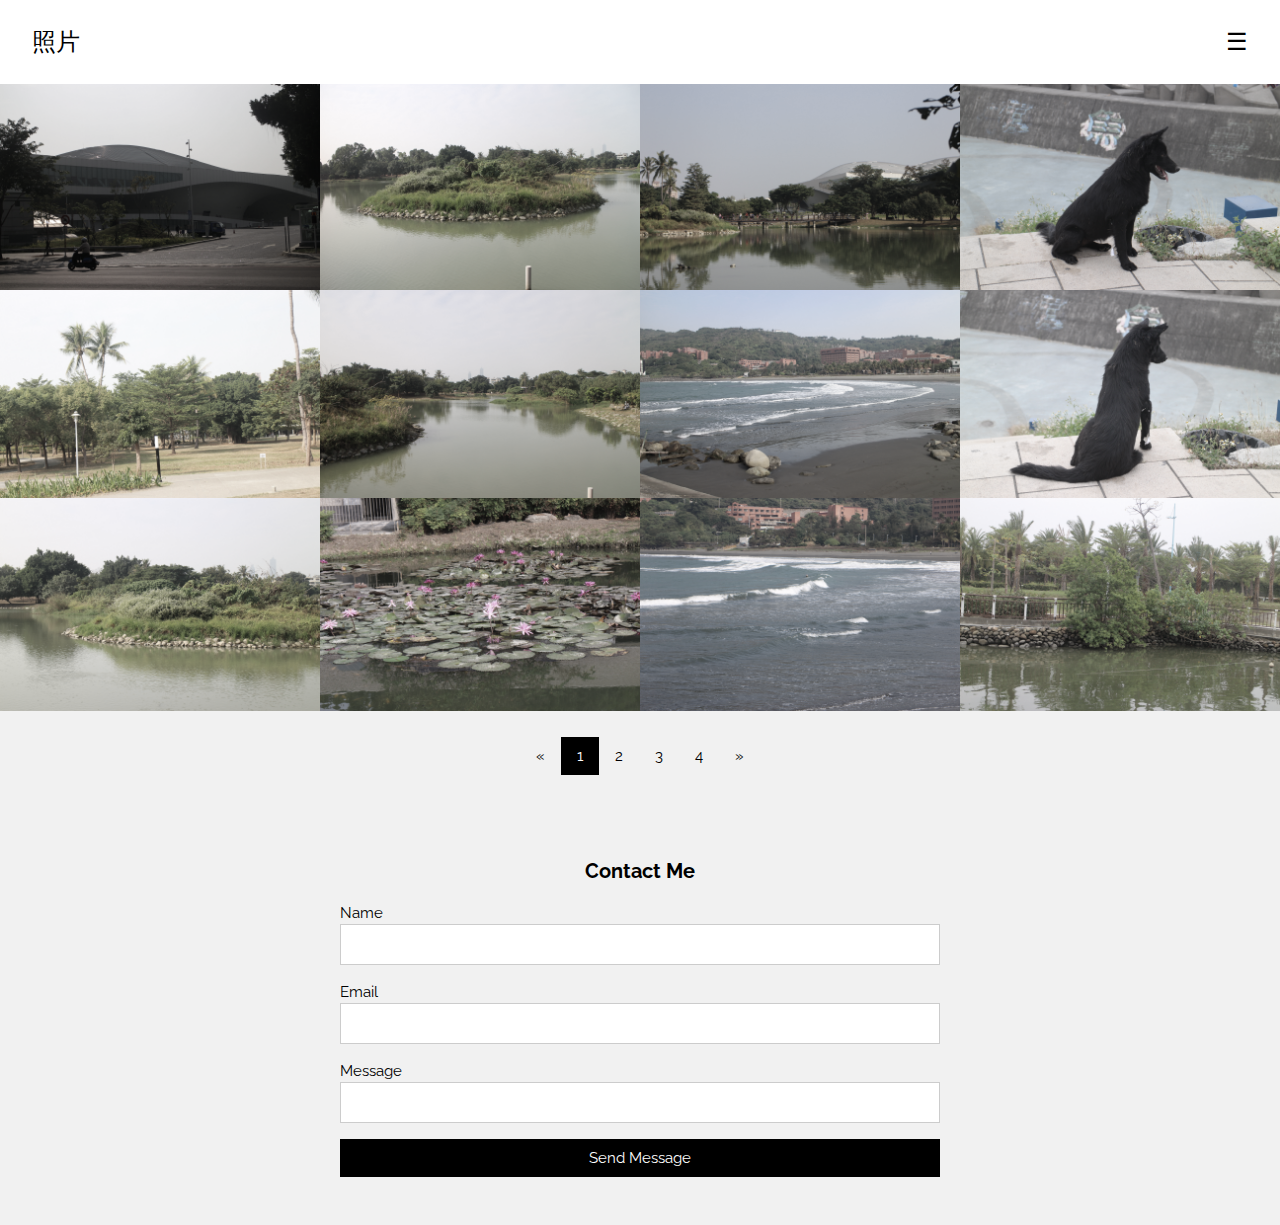
<file: 1111.html>
<!DOCTYPE html>
<html lang="en">
<title>照片</title>
<meta charset="UTF-8">
<meta name="viewport" content="width=device-width, initial-scale=1">
<link rel="stylesheet" href="https://www.w3schools.com/w3css/4/w3.css">
<link rel="stylesheet" href="https://fonts.googleapis.com/css?family=Raleway">
<style>
    body,
    h1,
    h2,
    h3,
    h4,
    h5 {
        font-family: "Raleway", sans-serif
    }
    
    .w3-quarter img {
        margin-bottom: -6px;
        cursor: pointer
    }
    
    .w3-quarter img:hover {
        opacity: 0.6;
        transition: 0.3s
    }
</style>

<body class="w3-light-grey">

    <!-- Sidebar/menu -->
    <nav class="w3-sidebar w3-bar-block w3-black w3-animate-right w3-top w3-text-light-grey w3-large" style="z-index:3;width:250px;font-weight:bold;display:none;right:0;" id="mySidebar">
        <a href="index.html" onclick="w3_close()" class="w3-bar-item w3-button w3-center w3-padding-32">首頁</a>
        <a href="狂郎勇士.html" onclick="w3_close()" class="w3-bar-item w3-button w3-center w3-padding-16">英雄介紹</a>
    </nav>

    <!-- Top menu on small screens -->
    <header class="w3-container w3-top w3-white w3-xlarge w3-padding-16">
        <span class="w3-left w3-padding">照片</span>
        <a href="javascript:void(0)" class="w3-right w3-button w3-white" onclick="w3_open()">☰</a>
    </header>

    <!-- Overlay effect when opening sidebar on small screens -->
    <div class="w3-overlay w3-animate-opacity" onclick="w3_close()" style="cursor:pointer" title="close side menu" id="myOverlay"></div>

    <!-- !PAGE CONTENT! -->
    <div class="w3-main w3-content" style="max-width:1600px;margin-top:83px">

        <!-- Photo grid -->
        <div class="w3-row w3-grayscale-min">
            <div class="w3-quarter">
                <img src="1111/IMG_0947.jpg" style="width:100%" onclick="onClick(this)">
                <img src="1111/IMG_0948.jpg" style="width:100%" onclick="onClick(this)">
                <img src="1111/IMG_0952.jpg" style="width:100%" onclick="onClick(this)">
            </div>

            <div class="w3-quarter">
                <img src="1111/IMG_0953.jpg" style="width:100%" onclick="onClick(this)">
                <img src="1111/IMG_0954.jpg" style="width:100%" onclick="onClick(this)">
                <img src="1111/IMG_0956.jpg" style="width:100%" onclick="onClick(this)">
            </div>

            <div class="w3-quarter">
                <img src="1111/IMG_0960.jpg" style="width:100%" onclick="onClick(this)">
                <img src="1111/IMG_0982.jpg" style="width:100%" onclick="onClick(this)">
                <img src="1111/IMG_0984.jpg" style="width:100%" onclick="onClick(this)">
            </div>

            <div class="w3-quarter">
                <img src="1111/IMG_0931.jpg" style="width:100%" onclick="onClick(this)">
                <img src="1111/IMG_0933.jpg" style="width:100%" onclick="onClick(this)">
                <img src="1111/IMG_0938.jpg" style="width:100%" onclick="onClick(this)">
            </div>
        </div>

        <!-- Pagination -->
        <div class="w3-center w3-padding-32">
            <div class="w3-bar">
                <a href="#" class="w3-bar-item w3-button w3-hover-black">«</a>
                <a href="#" class="w3-bar-item w3-black w3-button">1</a>
                <a href="#" class="w3-bar-item w3-button w3-hover-black">2</a>
                <a href="#" class="w3-bar-item w3-button w3-hover-black">3</a>
                <a href="#" class="w3-bar-item w3-button w3-hover-black">4</a>
                <a href="#" class="w3-bar-item w3-button w3-hover-black">»</a>
            </div>
        </div>

        <!-- Modal for full size images on click-->
        <div id="modal01" class="w3-modal w3-black" style="padding-top:0" onclick="this.style.display='none'">
            <span class="w3-button w3-black w3-xlarge w3-display-topright">×</span>
            <div class="w3-modal-content w3-animate-zoom w3-center w3-transparent w3-padding-64">
                <img id="img01" class="w3-image">
                <p id="caption"></p>
            </div>
        </div>

      

        <!-- Contact section -->
        <div class="w3-container w3-light-grey w3-padding-32 w3-padding-large" id="contact">
            <div class="w3-content" style="max-width:600px">
                <h4 class="w3-center"><b>Contact Me</b></h4>
                <form action="/action_page.php" target="_blank">
                    <div class="w3-section">
                        <label>Name</label>
                        <input class="w3-input w3-border" type="text" name="Name" required>
                    </div>
                    <div class="w3-section">
                        <label>Email</label>
                        <input class="w3-input w3-border" type="text" name="Email" required>
                    </div>
                    <div class="w3-section">
                        <label>Message</label>
                        <input class="w3-input w3-border" type="text" name="Message" required>
                    </div>
                    <button type="submit" class="w3-button w3-block w3-black w3-margin-bottom">Send Message</button>
                </form>
            </div>
        </div>


        <!-- End page content -->
    </div>

    <script>
        // Script to open and close sidebar
        function w3_open() {
            document.getElementById("mySidebar").style.display = "block";
            document.getElementById("myOverlay").style.display = "block";
        }

        function w3_close() {
            document.getElementById("mySidebar").style.display = "none";
            document.getElementById("myOverlay").style.display = "none";
        }

        // Modal Image Gallery
        function onClick(element) {
            document.getElementById("img01").src = element.src;
            document.getElementById("modal01").style.display = "block";
            var captionText = document.getElementById("caption");
            captionText.innerHTML = element.alt;
        }
    </script>


</body>

</html>
</file>
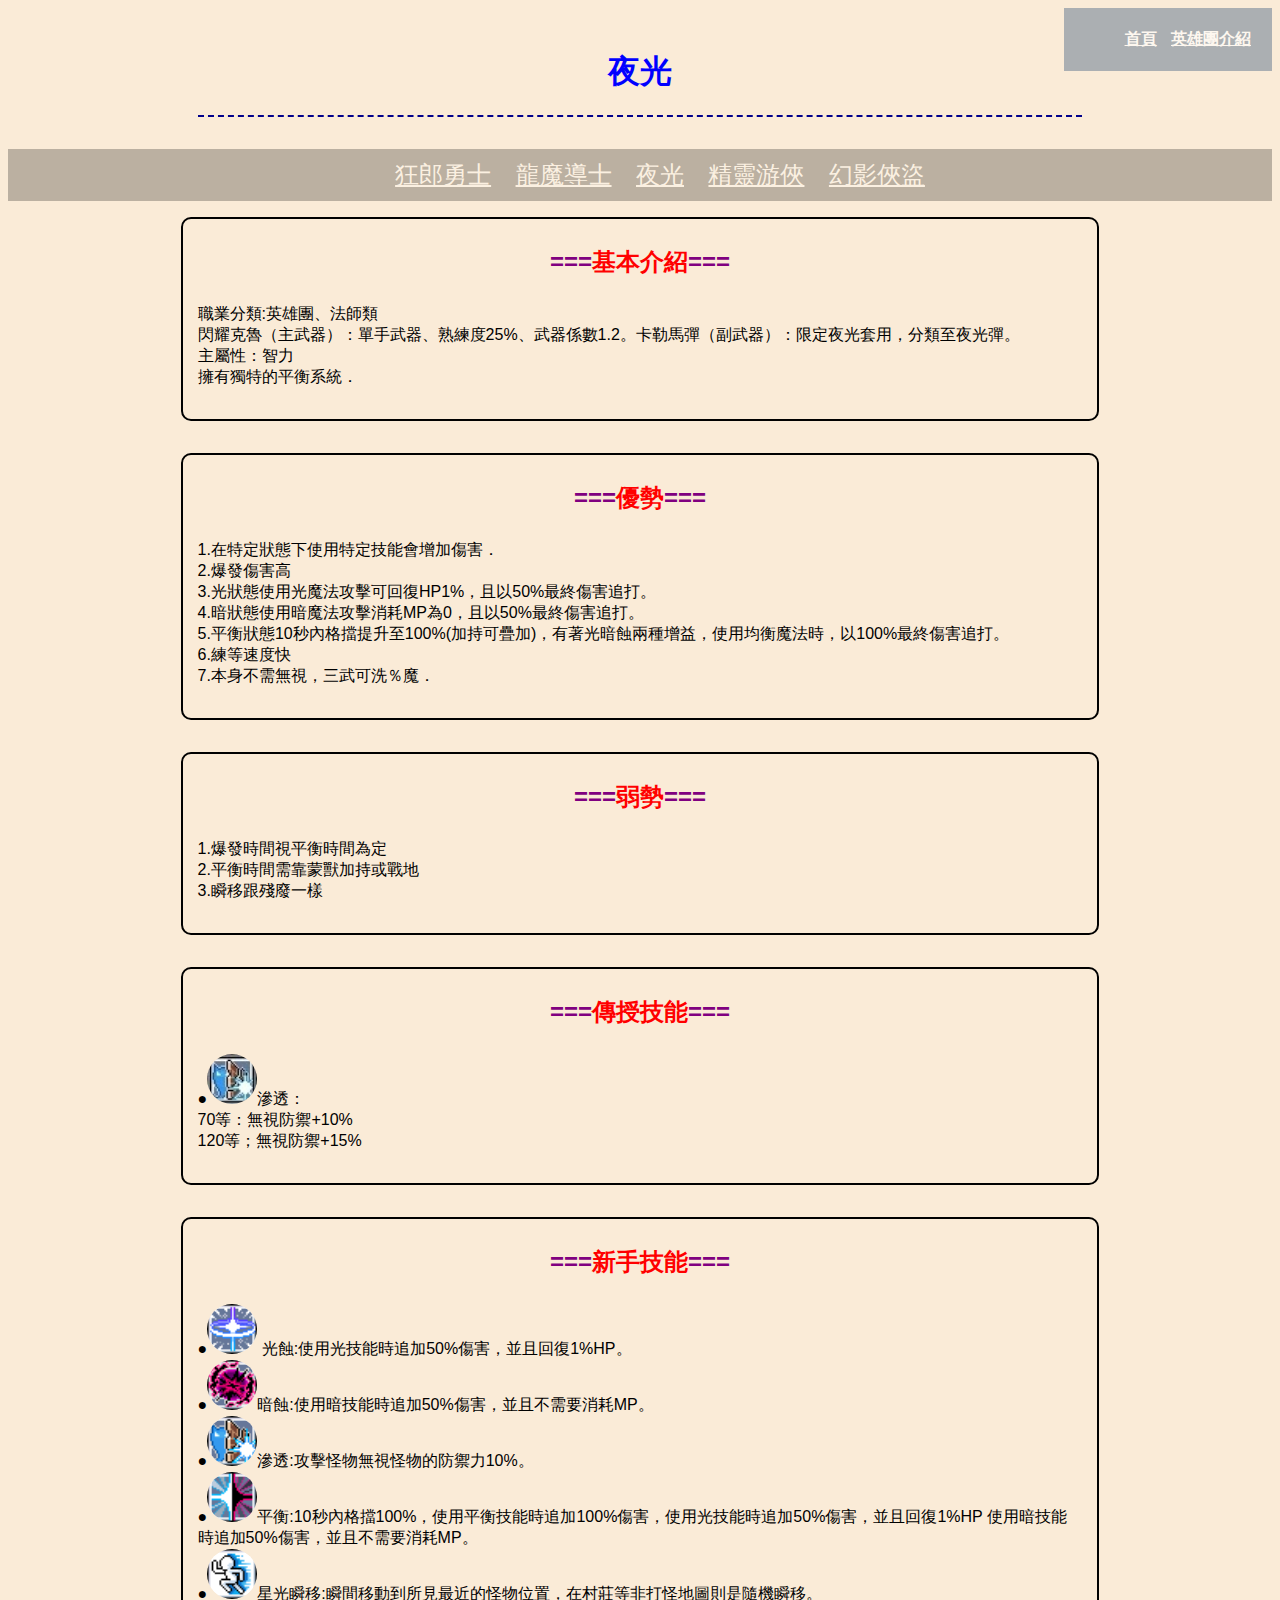
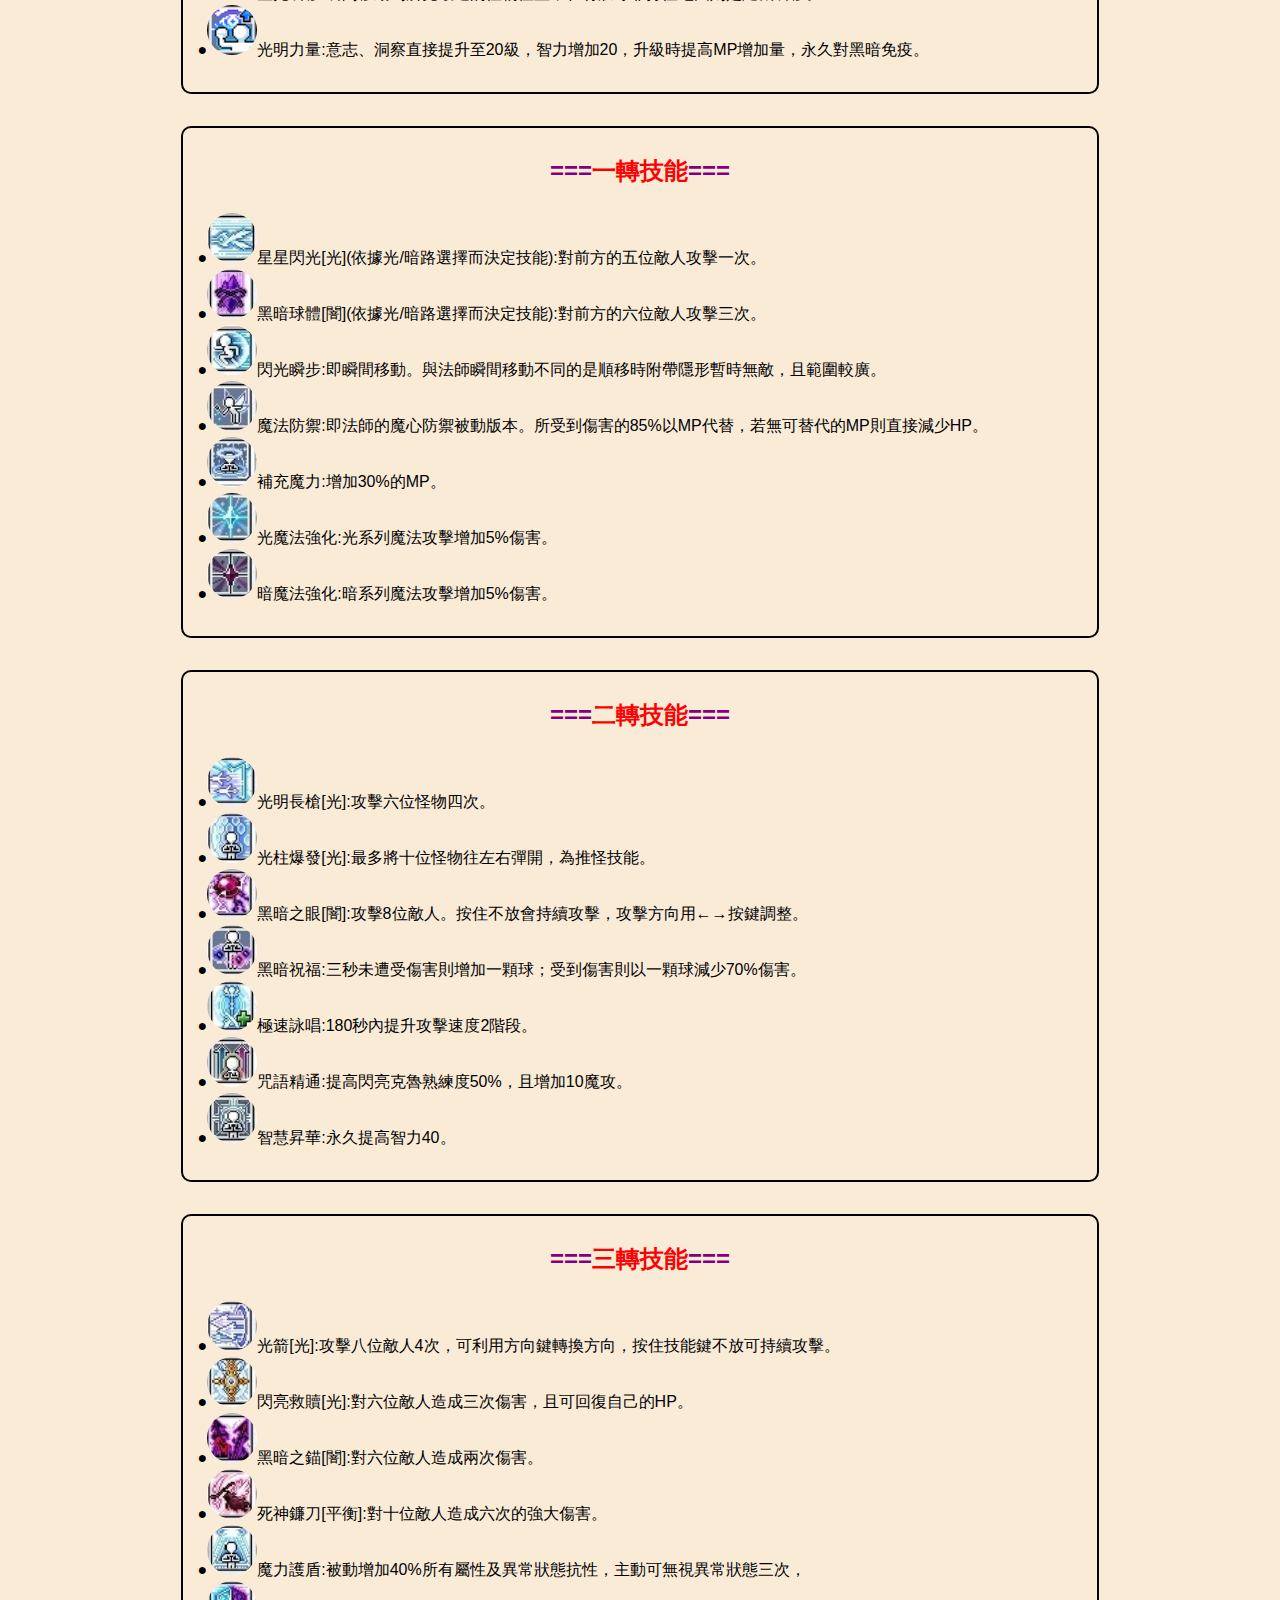
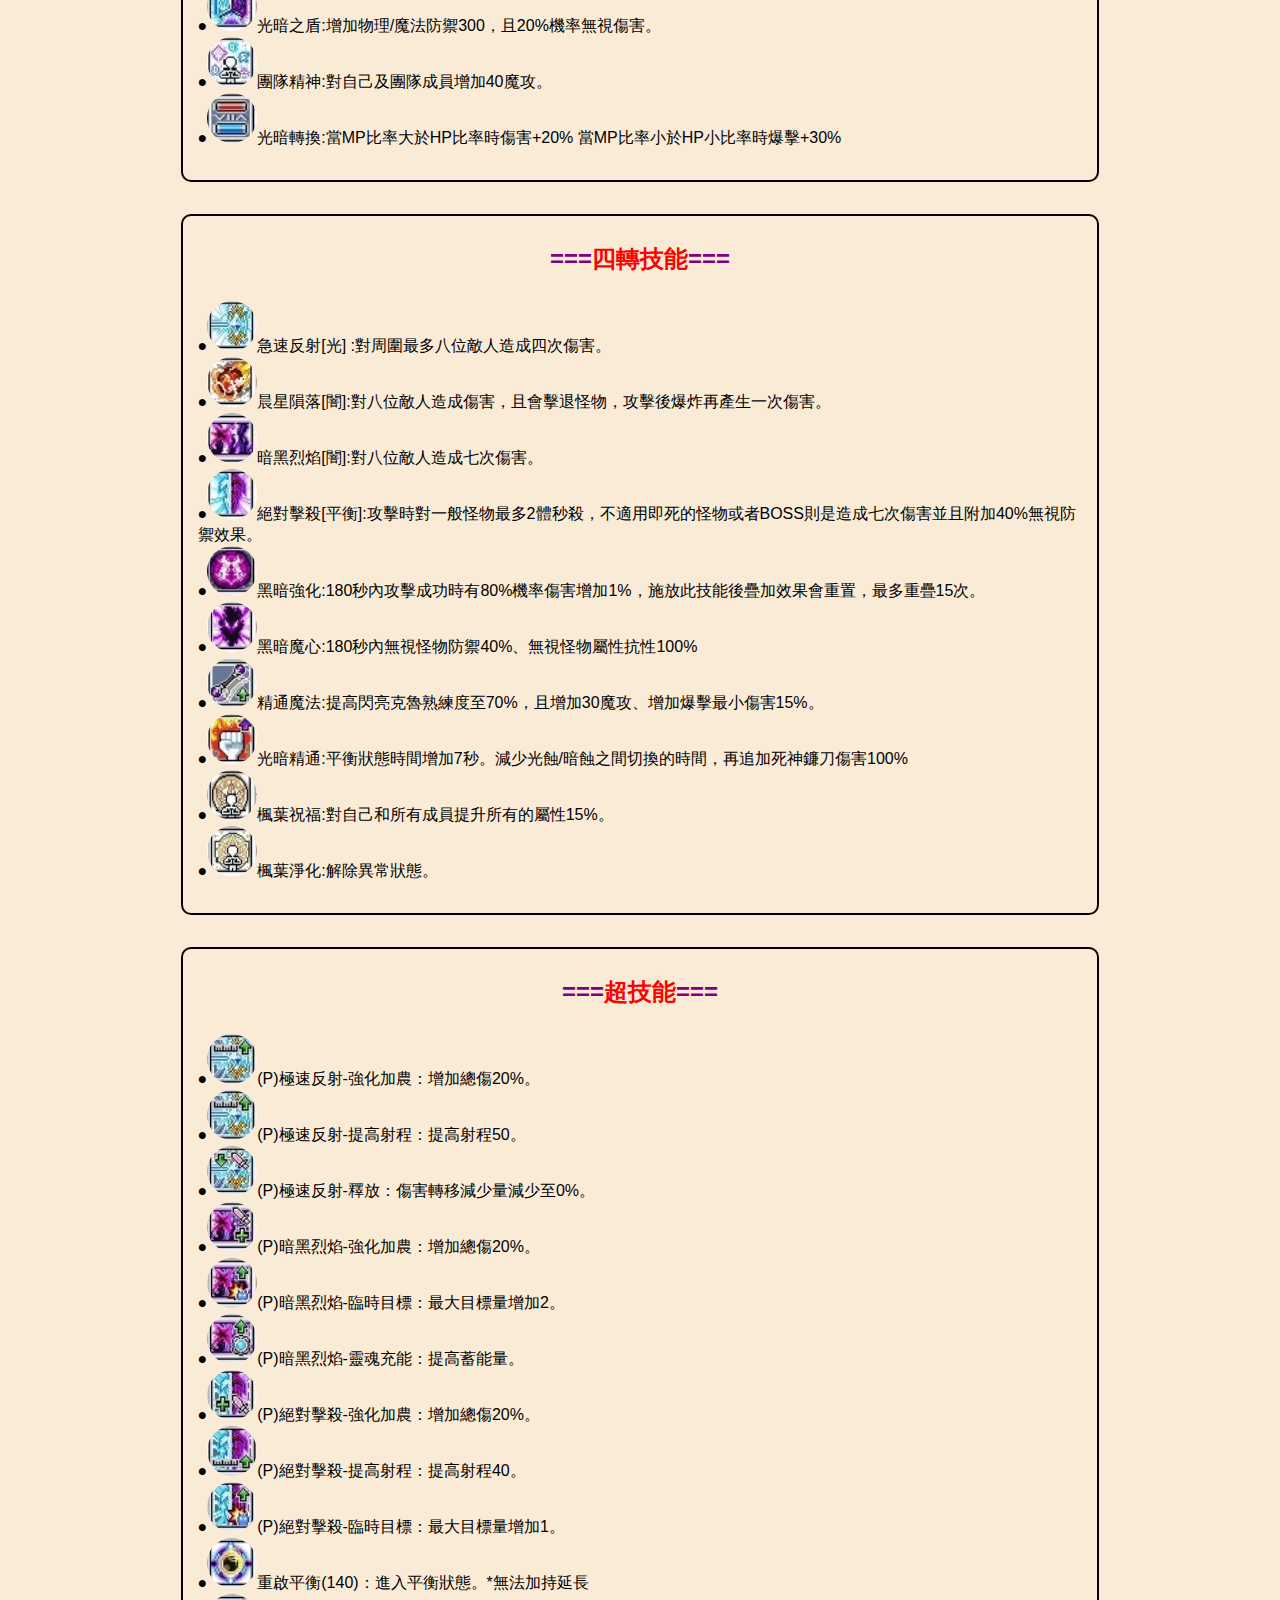
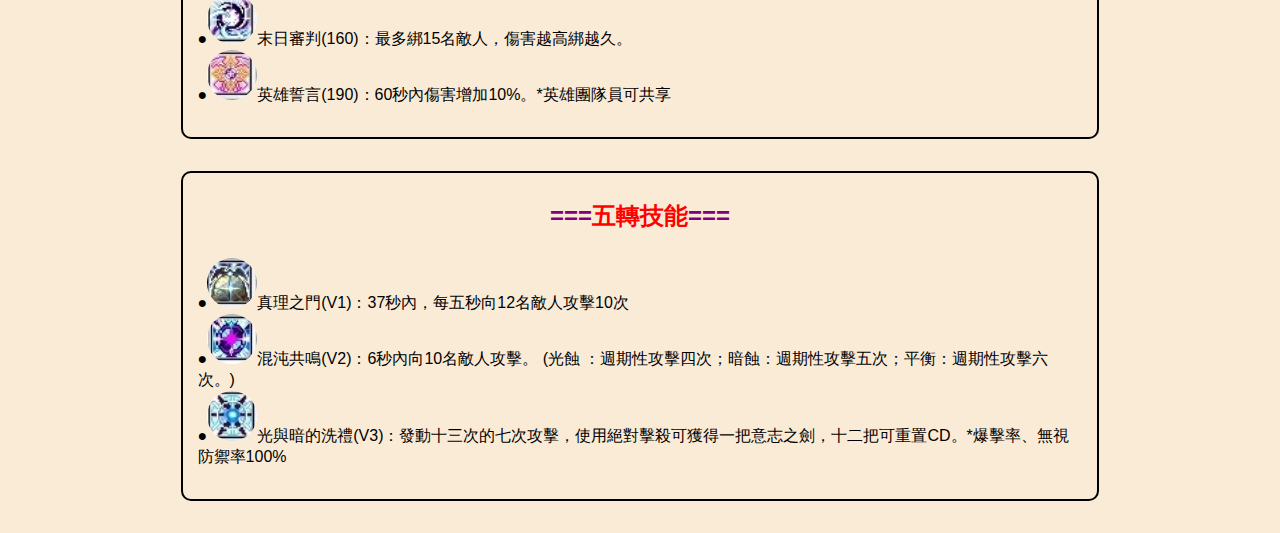
<file: 夜光.html>
<!DOCTYPE html>
<html lang="en">

<head>
    <link rel="stylesheet" href="CSS/style_CSS_Selector2.css">
    <meta charset="UTF-8">
    <meta name="viewport" content="width=device-width, initial-scale=1.0">
    <meta http-equiv="X-UA-Compatible" content="ie=edge">
    <title>新楓之谷角色介紹</title>
</head>

<body>
    <header>
        <h1>夜光</h1>


        <nav>
            <ul id="u1">
                <li><a href="index.html">首頁</a></li>
                <li><a href="狂郎勇士.html">英雄團介紹</a></li>

            </ul>

        </nav>
    </header>
    <article>
        <nav id="n1">
            <ul id="u2">
                <li><a href="狂郎勇士.html">狂郎勇士</a></li>
                <li><a href="龍魔導士.html">龍魔導士</a></li>
                <li><a href="夜光.html">夜光</a></li>
                <li><a href="精靈遊俠.html">精靈游俠</a></li>
                <li><a href="幻影俠盜.html">幻影俠盜</a></li>
            </ul>

        </nav>
        <section id="sec1">
            <h2>基本介紹</h2>

            <p>
                職業分類:英雄團、法師類
                <br>閃耀克魯（主武器）：單手武器、熟練度25%、武器係數1.2。卡勒馬彈（副武器）：限定夜光套用，分類至夜光彈。
                <br> 主屬性：智力
                <br> 擁有獨特的平衡系統．
            </p>
        </section>

        <section id="sec2">
            <h2>優勢</h2>
            <p>
                1.在特定狀態下使用特定技能會增加傷害．
                <br>2.爆發傷害高
                <br>3.光狀態使用光魔法攻擊可回復HP1%，且以50%最終傷害追打。
                <br>4.暗狀態使用暗魔法攻擊消耗MP為0，且以50%最終傷害追打。
                <br>5.平衡狀態10秒內格擋提升至100%(加持可疊加)，有著光暗蝕兩種增益，使用均衡魔法時，以100%最終傷害追打。
                <br>6.練等速度快
                <br>7.本身不需無視，三武可洗％魔．
            </p>

        </section>
        <section id="secˇ">
            <h2>弱勢</h2>
            <p>
                1.爆發時間視平衡時間為定
                <br>2.平衡時間需靠蒙獸加持或戰地
                <br>3.瞬移跟殘廢一樣
            </p>


        </section>
        <section id="secˇ">
            <h2>傳授技能</h2>
            <p>
                ●<img src="img/滲透.jpg" alt="Jugglypuff" width="10%" height="10%">滲透：
                <br>70等：無視防禦+10%
                <br>120等；無視防禦+15%
            </p>


        </section>

        <section id="secˇ">
            <h2>新手技能</h2>
            <p>●<img src="img/光蝕.png" alt="Jugglypuff" width="40%" height="40%"> 光蝕:使用光技能時追加50%傷害，並且回復1%HP。
                <br>●<img src="img/暗蝕.png" alt="Jugglypuff" width="10%" height="10%">暗蝕:使用暗技能時追加50%傷害，並且不需要消耗MP。
                <br>●<img src="img/滲透.png" alt="Jugglypuff" width="10%" height="10%">滲透:攻擊怪物無視怪物的防禦力10%。
                <br>●<img src="img/平衡.png" alt="Jugglypuff" width="10%" height="10%">平衡:10秒內格擋100%，使用平衡技能時追加100%傷害，使用光技能時追加50%傷害，並且回復1%HP 使用暗技能時追加50%傷害，並且不需要消耗MP。
                <br>●<img src="img/星光瞬移.png" alt="Jugglypuff" width="10%" height="10%">星光瞬移:瞬間移動到所見最近的怪物位置，在村莊等非打怪地圖則是隨機瞬移。
                <br>●<img src="img/光明力量.png" alt="Jugglypuff" width="10%" height="10%">光明力量:意志、洞察直接提升至20級，智力增加20，升級時提高MP增加量，永久對黑暗免疫。

            </p>


        </section>
        <section id="secˇ">
            <h2>一轉技能</h2>
            <p>
                ●<img src="img/星星閃光.jpg" alt="Jugglypuff" width="10%" height="10%">星星閃光[光](依據光/暗路選擇而決定技能):對前方的五位敵人攻擊一次。
                <br>●<img src="img/黑暗球體.jpg" alt="Jugglypuff" width="10%" height="10%">黑暗球體[闇](依據光/暗路選擇而決定技能):對前方的六位敵人攻擊三次。
                <br>●<img src="img/星光瞬步.jpg" alt="Jugglypuff" width="10%" height="10%">閃光瞬步:即瞬間移動。與法師瞬間移動不同的是順移時附帶隱形暫時無敵，且範圍較廣。
                <br>●<img src="img/魔心防禦.jpg" alt="Jugglypuff" width="10%" height="10%">魔法防禦:即法師的魔心防禦被動版本。所受到傷害的85%以MP代替，若無可替代的MP則直接減少HP。
                <br>●<img src="img/擴充魔力.jpg" alt="Jugglypuff" width="10%" height="10%">補充魔力:增加30%的MP。
                <br>●<img src="img/光魔法強化.jpg" alt="Jugglypuff" width="10%" height="10%">光魔法強化:光系列魔法攻擊增加5%傷害。
                <br>●<img src="img/暗魔法強化.jpg" alt="Jugglypuff" width="10%" height="10%">暗魔法強化:暗系列魔法攻擊增加5%傷害。
            </p>


        </section>
        <section id="secˇ">
            <h2>二轉技能</h2>
            <p>
                ●<img src="img/光明長槍.jpg" alt="Jugglypuff" width="10%" height="10%">光明長槍[光]:攻擊六位怪物四次。
                <br>●<img src="img/光柱爆發.jpg" alt="Jugglypuff" width="10%" height="10%">光柱爆發[光]:最多將十位怪物往左右彈開，為推怪技能。
                <br>●<img src="img/黑暗之眼.jpg" alt="Jugglypuff" width="10%" height="10%">黑暗之眼[闇]:攻擊8位敵人。按住不放會持續攻擊，攻擊方向用←→按鍵調整。
                <br>●<img src="img/黑暗祝福.jpg" alt="Jugglypuff" width="10%" height="10%">黑暗祝福:三秒未遭受傷害則增加一顆球；受到傷害則以一顆球減少70%傷害。
                <br>●<img src="img/極速詠唱.jpg" alt="Jugglypuff" width="10%" height="10%">極速詠唱:180秒內提升攻擊速度2階段。
                <br>●<img src="img/咒語精通.jpg" alt="Jugglypuff" width="10%" height="10%">咒語精通:提高閃亮克魯熟練度50%，且增加10魔攻。
                <br>●<img src="img/智慧昇華.jpg" alt="Jugglypuff" width="10%" height="10%">智慧昇華:永久提高智力40。
            </p>


        </section>
        <section id="secˇ">
            <h2>三轉技能</h2>
            <p>
                ●<img src="img/光箭.jpg" alt="Jugglypuff" width="10%" height="10%">光箭[光]:攻擊八位敵人4次，可利用方向鍵轉換方向，按住技能鍵不放可持續攻擊。
                <br>●<img src="img/閃亮救贖.jpg" alt="Jugglypuff" width="10%" height="10%">閃亮救贖[光]:對六位敵人造成三次傷害，且可回復自己的HP。
                <br>●<img src="img/黑暗之錨.jpg" alt="Jugglypuff" width="10%" height="10%">黑暗之錨[闇]:對六位敵人造成兩次傷害。
                <br>●<img src="img/死神鐮刀.jpg" alt="Jugglypuff" width="10%" height="10%">死神鐮刀[平衡]:對十位敵人造成六次的強大傷害。
                <br>●<img src="img/魔力護盾.jpg" alt="Jugglypuff" width="10%" height="10%">魔力護盾:被動增加40%所有屬性及異常狀態抗性，主動可無視異常狀態三次，
                <br>●<img src="img/光暗之盾.jpg" alt="Jugglypuff" width="10%" height="10%">光暗之盾:增加物理/魔法防禦300，且20%機率無視傷害。
                <br>●<img src="img/團隊精神.jpg" alt="Jugglypuff" width="10%" height="10%">團隊精神:對自己及團隊成員增加40魔攻。
                <br>●<img src="img/光暗轉換.jpg" alt="Jugglypuff" width="10%" height="10%">光暗轉換:當MP比率大於HP比率時傷害+20% 當MP比率小於HP小比率時爆擊+30%
            </p>


        </section>
        <section id="secˇ">
            <h2>四轉技能</h2>
            <p>
                ●<img src="img/極速反射.jpg" alt="Jugglypuff" width="10%" height="10%">急速反射[光] :對周圍最多八位敵人造成四次傷害。
                <br>●<img src="img/晨星殞落.jpg" alt="Jugglypuff" width="10%" height="10%">晨星隕落[闇]:對八位敵人造成傷害，且會擊退怪物，攻擊後爆炸再產生一次傷害。
                <br>●<img src="img/暗黑烈焰.jpg" alt="Jugglypuff" width="10%" height="10%">暗黑烈焰[闇]:對八位敵人造成七次傷害。
                <br>●<img src="img/絕對擊殺.jpg" alt="Jugglypuff" width="10%" height="10%">絕對擊殺[平衡]:攻擊時對一般怪物最多2體秒殺，不適用即死的怪物或者BOSS則是造成七次傷害並且附加40%無視防禦效果。
                <br>●<img src="img/黑暗強化.jpg" alt="Jugglypuff" width="10%" height="10%">黑暗強化:180秒內攻擊成功時有80%機率傷害增加1%，施放此技能後疊加效果會重置，最多重疊15次。
                <br>●<img src="img/黑暗魔新.jpg" alt="Jugglypuff" width="10%" height="10%">黑暗魔心:180秒內無視怪物防禦40%、無視怪物屬性抗性100%
                <br>●<img src="img/精通魔法.jpg" alt="Jugglypuff" width="10%" height="10%">精通魔法:提高閃亮克魯熟練度至70%，且增加30魔攻、增加爆擊最小傷害15%。
                <br>●<img src="img/光暗精通.jpg" alt="Jugglypuff" width="10%" height="10%">光暗精通:平衡狀態時間增加7秒。減少光蝕/暗蝕之間切換的時間，再追加死神鐮刀傷害100%
                <br>●<img src="img/楓葉祝福.jpg" alt="Jugglypuff" width="10%" height="10%">楓葉祝福:對自己和所有成員提升所有的屬性15%。
                <br>●<img src="img/楓葉淨化.jpg" alt="Jugglypuff" width="10%" height="10%">楓葉淨化:解除異常狀態。


            </p>


        </section>
        <section id="secˇ">
            <h2>超技能</h2>
            <p>
                ●<img src="img/提高射程.jpg" alt="Jugglypuff" width="10%" height="10%">(P)極速反射-強化加農：增加總傷20%。
                <br>●<img src="img/提高射程.jpg" alt="Jugglypuff" width="10%" height="10%">(P)極速反射-提高射程：提高射程50。
                <br>●<img src="img/釋放.jpg" alt="Jugglypuff" width="10%" height="10%">(P)極速反射-釋放：傷害轉移減少量減少至0%。
                <br>●<img src="img/暗強化加農.jpg" alt="Jugglypuff" width="10%" height="10%">(P)暗黑烈焰-強化加農：增加總傷20%。
                <br>●<img src="img/臨時目標.jpg" alt="Jugglypuff" width="10%" height="10%">(P)暗黑烈焰-臨時目標：最大目標量增加2。
                <br>●<img src="img/靈魂充能.jpg" alt="Jugglypuff" width="10%" height="10%">(P)暗黑烈焰-靈魂充能：提高蓄能量。
                <br>●<img src="img/擊殺強化加農.jpg" alt="Jugglypuff" width="10%" height="10%">(P)絕對擊殺-強化加農：增加總傷20%。
                <br>●<img src="img/擊殺提高射程.jpg" alt="Jugglypuff" width="10%" height="10%">(P)絕對擊殺-提高射程：提高射程40。
                <br>●<img src="img/擊殺臨時目標.jpg" alt="Jugglypuff" width="10%" height="10%">(P)絕對擊殺-臨時目標：最大目標量增加1。
                <br>●<img src="img/重啟平衡.jpg" alt="Jugglypuff" width="10%" height="10%">重啟平衡(140)：進入平衡狀態。*無法加持延長
                <br>●<img src="img/末日審判.jpg" alt="Jugglypuff" width="10%" height="10%">末日審判(160)：最多綁15名敵人，傷害越高綁越久。
                <br>●<img src="img/英雄誓言.jpg" alt="Jugglypuff" width="10%" height="10%">英雄誓言(190)：60秒內傷害增加10%。*英雄團隊員可共享


            </p>


        </section>
        <section id="secˇ">
            <h2>五轉技能</h2>
            <p>
                ●<img src="img/真理之門.jpg" alt="Jugglypuff" width="10%" height="10%">真理之門(V1)：37秒內，每五秒向12名敵人攻擊10次
                <br>●<img src="img/混沌共鳴.jpg" alt="Jugglypuff" width="10%" height="10%">混沌共鳴(V2)：6秒內向10名敵人攻擊。 (光蝕 ：週期性攻擊四次；暗蝕：週期性攻擊五次；平衡：週期性攻擊六次。)
                <br>●<img src="img/光與暗的洗禮.jpg" alt="Jugglypuff" width="10%" height="10%">光與暗的洗禮(V3)：發動十三次的七次攻擊，使用絕對擊殺可獲得一把意志之劍，十二把可重置CD。*爆擊率、無視防禦率100%


            </p>


        </section>

</body>

</html>
</file>
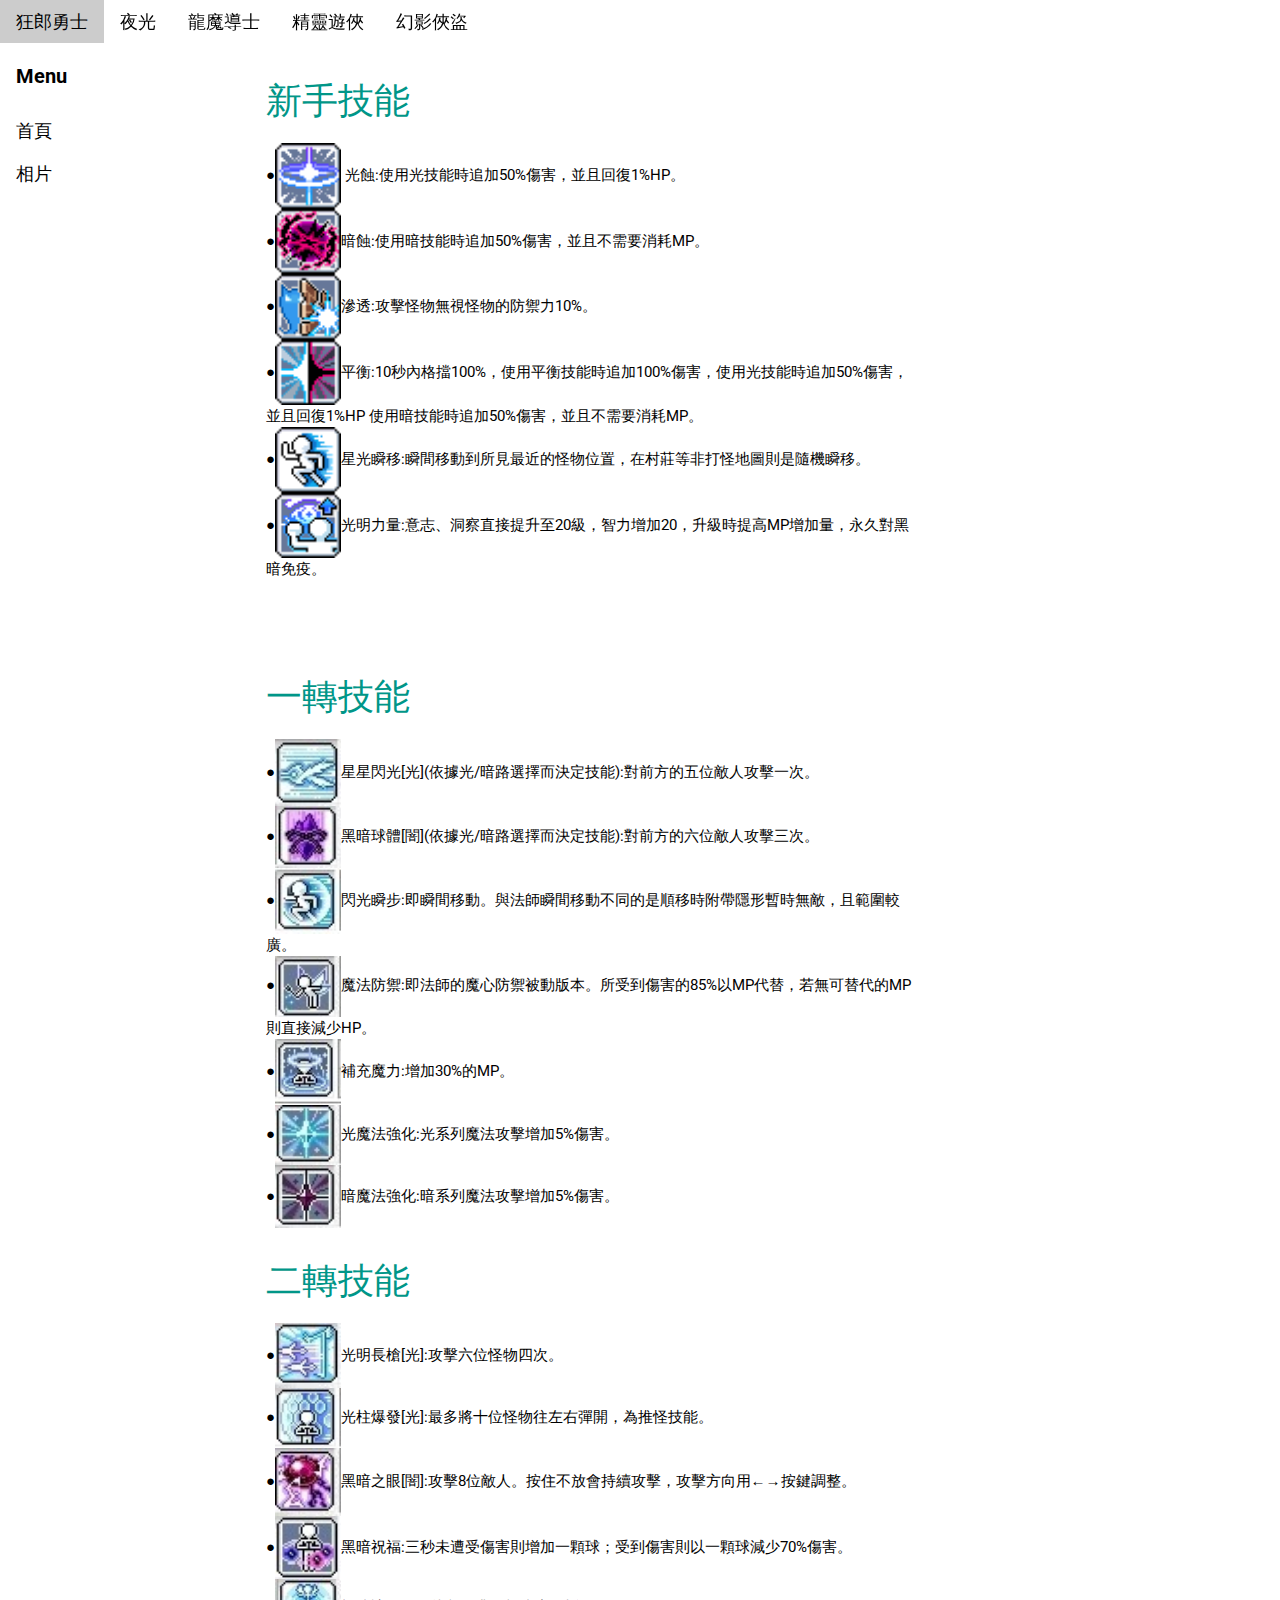
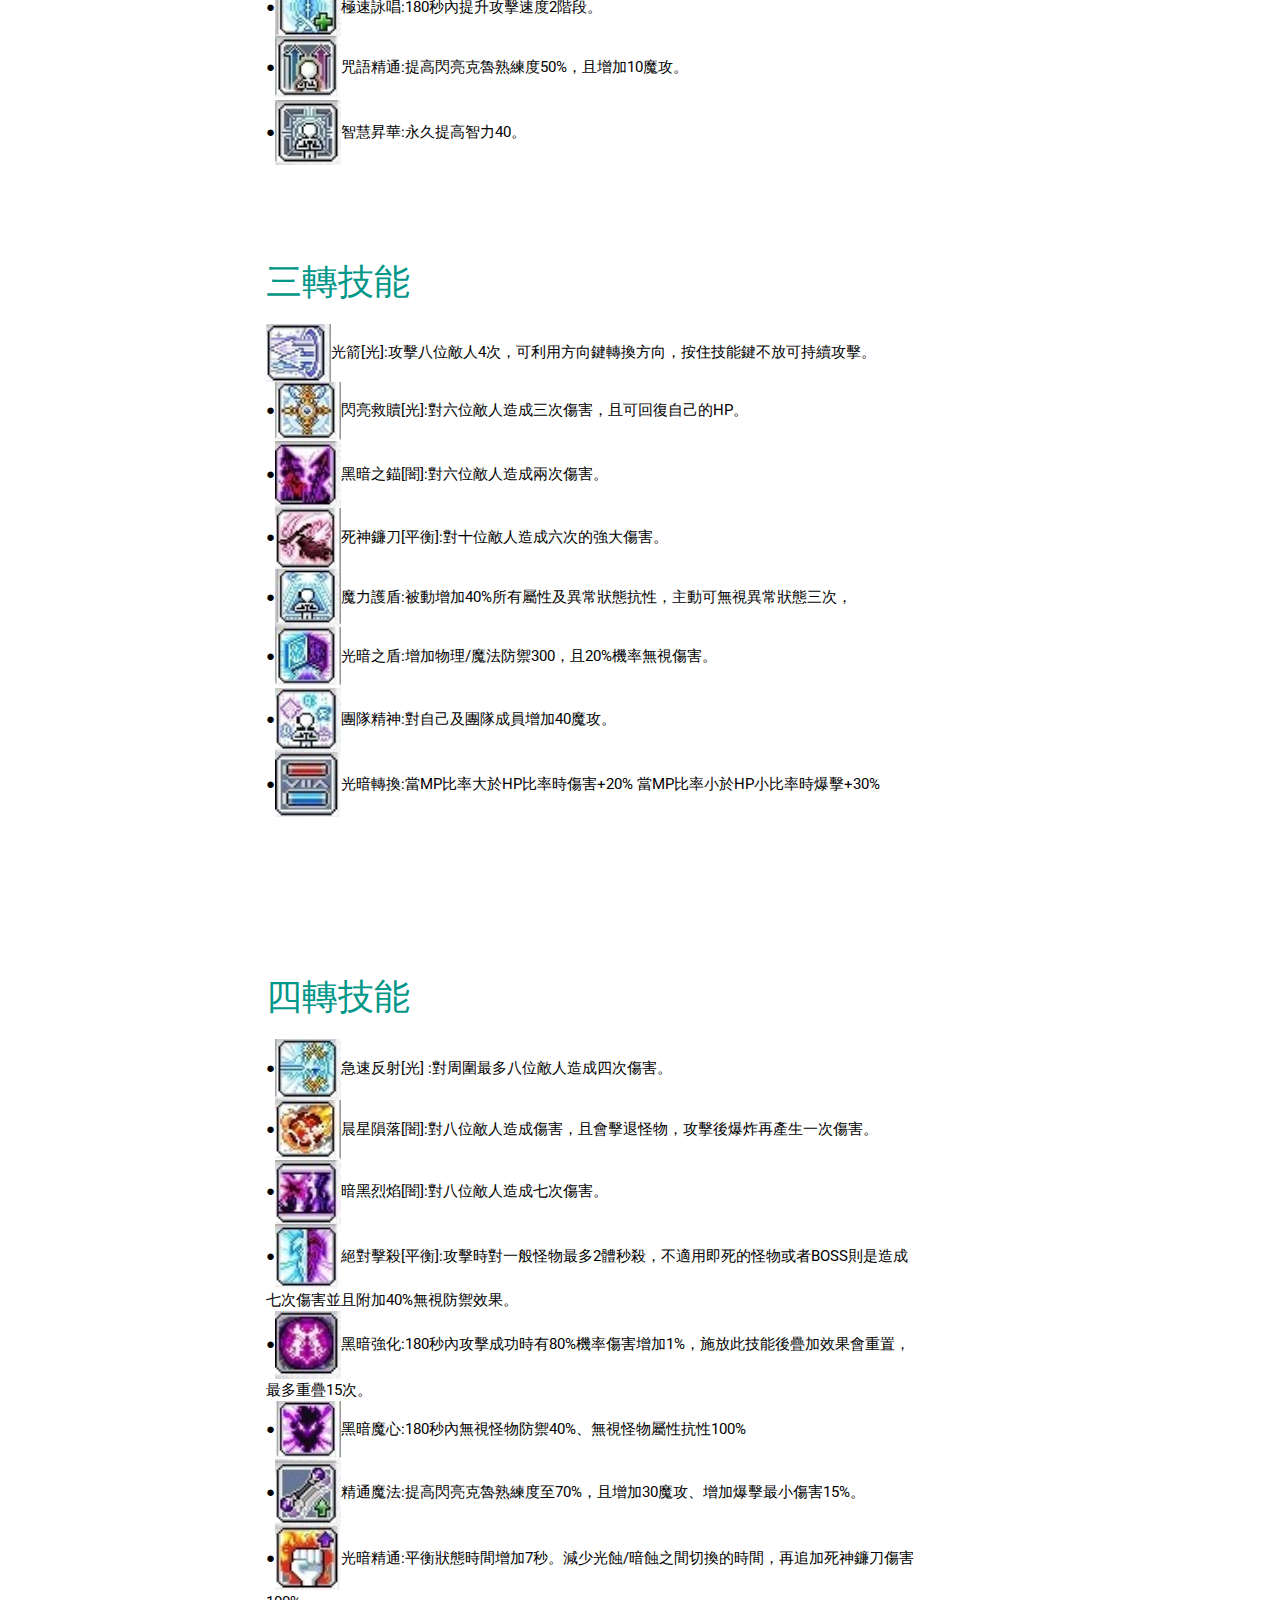
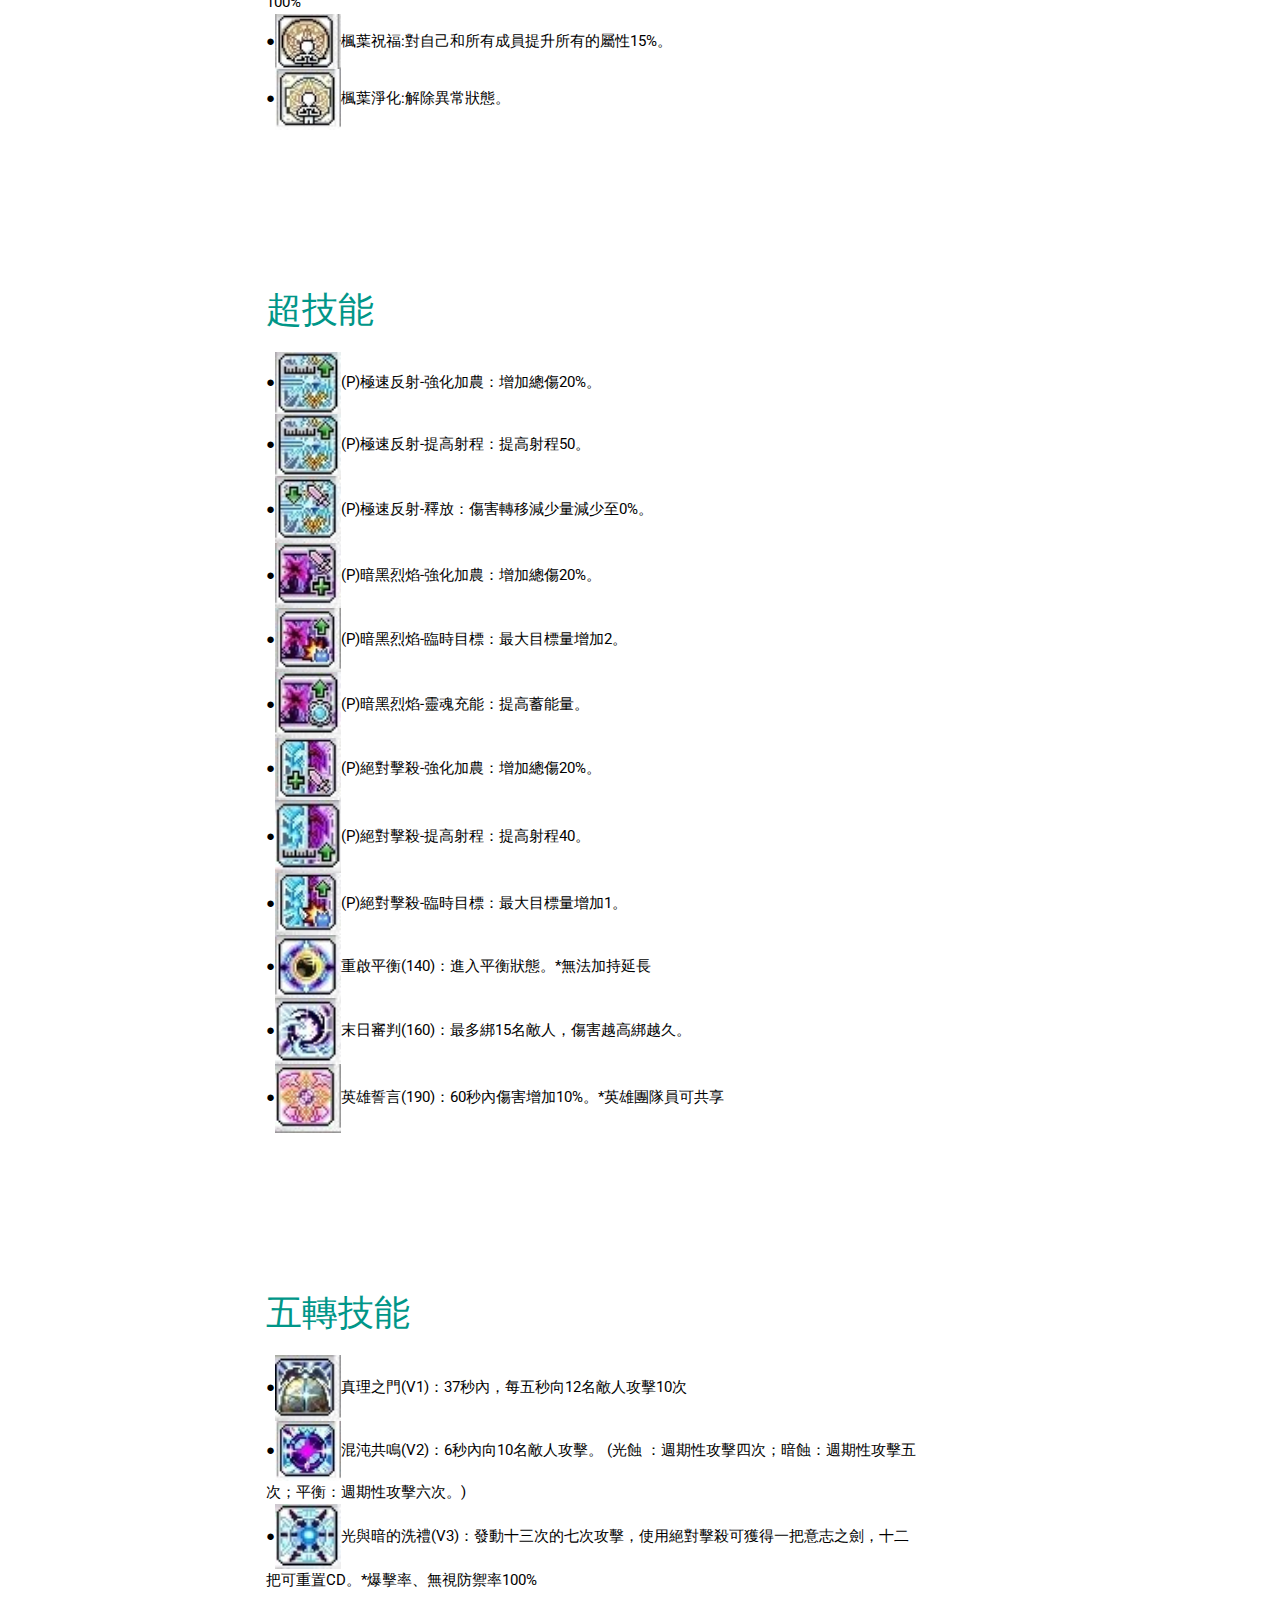
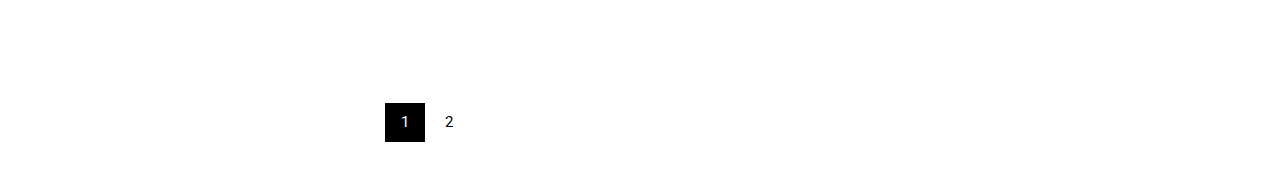
<file: 夜光1.html>
<!DOCTYPE html>
<html lang="en">
<title>夜光</title>
<meta charset="UTF-8">
<meta name="viewport" content="width=device-width, initial-scale=1">
<link rel="stylesheet" href="https://www.w3schools.com/w3css/4/w3.css">
<link rel="stylesheet" href="https://www.w3schools.com/lib/w3-theme-black.css">
<link rel="stylesheet" href="https://fonts.googleapis.com/css?family=Roboto">
<link rel="stylesheet" href="https://cdnjs.cloudflare.com/ajax/libs/font-awesome/4.7.0/css/font-awesome.min.css">
<style>
    html,
    body,
    h1,
    h2,
    h3,
    h4,
    h5,
    h6 {
        font-family: "Roboto", sans-serif;
    }
    
    .w3-sidebar {
        z-index: 3;
        width: 250px;
        top: 43px;
        bottom: 0;
        height: inherit;
    }
</style>

<body>

    <!-- Navbar -->
    <div class="w3-top">
        <div class="w3-bar w3-theme w3-top w3-left-align w3-large">
            <a class="w3-bar-item w3-button w3-right w3-hide-large w3-hover-white w3-large w3-theme-l1" href="javascript:void(0)" onclick="w3_open()"><i class="fa fa-bars"></i></a>
            <a href="狂郎勇士.html" class="w3-bar-item w3-button w3-theme-l1">狂郎勇士</a>
            <a href="夜光.html" class="w3-bar-item w3-button w3-hide-small w3-hover-white">夜光</a>
            <a href="龍魔導士.html" class="w3-bar-item w3-button w3-hide-small w3-hover-white">龍魔導士</a>
            <a href="精靈遊俠.html" class="w3-bar-item w3-button w3-hide-small w3-hover-white">精靈遊俠</a>
            <a href="幻影俠盜.html" class="w3-bar-item w3-button w3-hide-small w3-hover-white">幻影俠盜</a>
        </div>
    </div>

    <!-- Sidebar -->
    <nav class="w3-sidebar w3-bar-block w3-collapse w3-large w3-theme-l5 w3-animate-left" id="mySidebar">
        <a href="javascript:void(0)" onclick="w3_close()" class="w3-right w3-xlarge w3-padding-large w3-hover-black w3-hide-large" title="Close Menu">
            <i class="fa fa-remove"></i>
        </a>
        <h4 class="w3-bar-item"><b>Menu</b></h4>
        <a class="w3-bar-item w3-button w3-hover-black" href="index.html">首頁</a>
        <a class="w3-bar-item w3-button w3-hover-black" href="1111.html">相片</a>
    </nav>

    <!-- Overlay effect when opening sidebar on small screens -->
    <div class="w3-overlay w3-hide-large" onclick="w3_close()" style="cursor:pointer" title="close side menu" id="myOverlay"></div>

    <!-- Main content: shift it to the right by 250 pixels when the sidebar is visible -->
    <div class="w3-main" style="margin-left:250px">

        <div class="w3-row w3-padding-64">
            <div class="w3-twothird w3-container">
                <h1 class="w3-text-teal">新手技能</h1>
                <p>
                    ●<img src="img/光蝕.png" alt="Jugglypuff" width="10%" height="10%"> 光蝕:使用光技能時追加50%傷害，並且回復1%HP。
                    <br>●<img src="img/暗蝕.png" alt="Jugglypuff" width="10%" height="10%">暗蝕:使用暗技能時追加50%傷害，並且不需要消耗MP。
                    <br>●<img src="img/滲透.png" alt="Jugglypuff" width="10%" height="10%">滲透:攻擊怪物無視怪物的防禦力10%。
                    <br>●<img src="img/平衡.png" alt="Jugglypuff" width="10%" height="10%">平衡:10秒內格擋100%，使用平衡技能時追加100%傷害，使用光技能時追加50%傷害，並且回復1%HP 使用暗技能時追加50%傷害，並且不需要消耗MP。
                    <br>●<img src="img/星光瞬移.png" alt="Jugglypuff" width="10%" height="10%">星光瞬移:瞬間移動到所見最近的怪物位置，在村莊等非打怪地圖則是隨機瞬移。
                    <br>●<img src="img/光明力量.png" alt="Jugglypuff" width="10%" height="10%">光明力量:意志、洞察直接提升至20級，智力增加20，升級時提高MP增加量，永久對黑暗免疫。
                </p>
            </div>
            <div class="w3-third w3-container">
            </div>
        </div>

        <div class="w3-row">
            <div class="w3-twothird w3-container">
                <h1 class="w3-text-teal">一轉技能</h1>
                <p>
                    ●<img src="img/星星閃光.jpg" alt="Jugglypuff" width="10%" height="10%">星星閃光[光](依據光/暗路選擇而決定技能):對前方的五位敵人攻擊一次。
                    <br>●<img src="img/黑暗球體.jpg" alt="Jugglypuff" width="10%" height="10%">黑暗球體[闇](依據光/暗路選擇而決定技能):對前方的六位敵人攻擊三次。
                    <br>●<img src="img/星光瞬步.jpg" alt="Jugglypuff" width="10%" height="10%">閃光瞬步:即瞬間移動。與法師瞬間移動不同的是順移時附帶隱形暫時無敵，且範圍較廣。
                    <br>●<img src="img/魔心防禦.jpg" alt="Jugglypuff" width="10%" height="10%">魔法防禦:即法師的魔心防禦被動版本。所受到傷害的85%以MP代替，若無可替代的MP則直接減少HP。
                    <br>●<img src="img/擴充魔力.jpg" alt="Jugglypuff" width="10%" height="10%">補充魔力:增加30%的MP。
                    <br>●<img src="img/光魔法強化.jpg" alt="Jugglypuff" width="10%" height="10%">光魔法強化:光系列魔法攻擊增加5%傷害。
                    <br>●<img src="img/暗魔法強化.jpg" alt="Jugglypuff" width="10%" height="10%">暗魔法強化:暗系列魔法攻擊增加5%傷害。
                </p>
            </div>
            <div class="w3-third w3-container">
            </div>
        </div>
        <div class="w3-row">
            <div class="w3-twothird w3-container">
                <h1 class="w3-text-teal">二轉技能</h1>
                <p>

                    ●<img src="img/光明長槍.jpg" alt="Jugglypuff" width="10%" height="10%">光明長槍[光]:攻擊六位怪物四次。
                    <br>●<img src="img/光柱爆發.jpg" alt="Jugglypuff" width="10%" height="10%">光柱爆發[光]:最多將十位怪物往左右彈開，為推怪技能。
                    <br>●<img src="img/黑暗之眼.jpg" alt="Jugglypuff" width="10%" height="10%">黑暗之眼[闇]:攻擊8位敵人。按住不放會持續攻擊，攻擊方向用←→按鍵調整。
                    <br>●<img src="img/黑暗祝福.jpg" alt="Jugglypuff" width="10%" height="10%">黑暗祝福:三秒未遭受傷害則增加一顆球；受到傷害則以一顆球減少70%傷害。
                    <br>●<img src="img/極速詠唱.jpg" alt="Jugglypuff" width="10%" height="10%">極速詠唱:180秒內提升攻擊速度2階段。
                    <br>●<img src="img/咒語精通.jpg" alt="Jugglypuff" width="10%" height="10%">咒語精通:提高閃亮克魯熟練度50%，且增加10魔攻。
                    <br>●<img src="img/智慧昇華.jpg" alt="Jugglypuff" width="10%" height="10%">智慧昇華:永久提高智力40。
                </p>

            </div>
            <div class="w3-third w3-container">
            </div>
        </div>
        <div class="w3-row w3-padding-64">
            <div class="w3-twothird w3-container">
                <h1 class="w3-text-teal">三轉技能</h1>
                <p>
                    <img src="img/光箭.jpg" alt="Jugglypuff" width="10%" height="10%">光箭[光]:攻擊八位敵人4次，可利用方向鍵轉換方向，按住技能鍵不放可持續攻擊。
                    <br>●<img src="img/閃亮救贖.jpg" alt="Jugglypuff" width="10%" height="10%">閃亮救贖[光]:對六位敵人造成三次傷害，且可回復自己的HP。
                    <br>●<img src="img/黑暗之錨.jpg" alt="Jugglypuff" width="10%" height="10%">黑暗之錨[闇]:對六位敵人造成兩次傷害。
                    <br>●<img src="img/死神鐮刀.jpg" alt="Jugglypuff" width="10%" height="10%">死神鐮刀[平衡]:對十位敵人造成六次的強大傷害。
                    <br>●<img src="img/魔力護盾.jpg" alt="Jugglypuff" width="10%" height="10%">魔力護盾:被動增加40%所有屬性及異常狀態抗性，主動可無視異常狀態三次，
                    <br>●<img src="img/光暗之盾.jpg" alt="Jugglypuff" width="10%" height="10%">光暗之盾:增加物理/魔法防禦300，且20%機率無視傷害。
                    <br>●<img src="img/團隊精神.jpg" alt="Jugglypuff" width="10%" height="10%">團隊精神:對自己及團隊成員增加40魔攻。
                    <br>●<img src="img/光暗轉換.jpg" alt="Jugglypuff" width="10%" height="10%">光暗轉換:當MP比率大於HP比率時傷害+20% 當MP比率小於HP小比率時爆擊+30%

                </p>
            </div>
            <div class="w3-third w3-container">
            </div>
        </div>
        <div class="w3-row w3-padding-64">
            <div class="w3-twothird w3-container">
                <h1 class="w3-text-teal">四轉技能</h1>
                <p> ●<img src="img/極速反射.jpg" alt="Jugglypuff" width="10%" height="10%">急速反射[光] :對周圍最多八位敵人造成四次傷害。
                    <br>●<img src="img/晨星殞落.jpg" alt="Jugglypuff" width="10%" height="10%">晨星隕落[闇]:對八位敵人造成傷害，且會擊退怪物，攻擊後爆炸再產生一次傷害。
                    <br>●<img src="img/暗黑烈焰.jpg" alt="Jugglypuff" width="10%" height="10%">暗黑烈焰[闇]:對八位敵人造成七次傷害。
                    <br>●<img src="img/絕對擊殺.jpg" alt="Jugglypuff" width="10%" height="10%">絕對擊殺[平衡]:攻擊時對一般怪物最多2體秒殺，不適用即死的怪物或者BOSS則是造成七次傷害並且附加40%無視防禦效果。
                    <br>●<img src="img/黑暗強化.jpg" alt="Jugglypuff" width="10%" height="10%">黑暗強化:180秒內攻擊成功時有80%機率傷害增加1%，施放此技能後疊加效果會重置，最多重疊15次。
                    <br>●<img src="img/黑暗魔新.jpg" alt="Jugglypuff" width="10%" height="10%">黑暗魔心:180秒內無視怪物防禦40%、無視怪物屬性抗性100%
                    <br>●<img src="img/精通魔法.jpg" alt="Jugglypuff" width="10%" height="10%">精通魔法:提高閃亮克魯熟練度至70%，且增加30魔攻、增加爆擊最小傷害15%。
                    <br>●<img src="img/光暗精通.jpg" alt="Jugglypuff" width="10%" height="10%">光暗精通:平衡狀態時間增加7秒。減少光蝕/暗蝕之間切換的時間，再追加死神鐮刀傷害100%
                    <br>●<img src="img/楓葉祝福.jpg" alt="Jugglypuff" width="10%" height="10%">楓葉祝福:對自己和所有成員提升所有的屬性15%。
                    <br>●<img src="img/楓葉淨化.jpg" alt="Jugglypuff" width="10%" height="10%">楓葉淨化:解除異常狀態。
                </p>
            </div>
            <div class="w3-third w3-container">
            </div>
        </div>
        <div class="w3-row w3-padding-64">
            <div class="w3-twothird w3-container">
                <h1 class="w3-text-teal">超技能</h1>
                <p>
                    ●<img src="img/提高射程.jpg" alt="Jugglypuff" width="10%" height="10%">(P)極速反射-強化加農：增加總傷20%。
                    <br>●<img src="img/提高射程.jpg" alt="Jugglypuff" width="10%" height="10%">(P)極速反射-提高射程：提高射程50。
                    <br>●<img src="img/釋放.jpg" alt="Jugglypuff" width="10%" height="10%">(P)極速反射-釋放：傷害轉移減少量減少至0%。
                    <br>●<img src="img/暗強化加農.jpg" alt="Jugglypuff" width="10%" height="10%">(P)暗黑烈焰-強化加農：增加總傷20%。
                    <br>●<img src="img/臨時目標.jpg" alt="Jugglypuff" width="10%" height="10%">(P)暗黑烈焰-臨時目標：最大目標量增加2。
                    <br>●<img src="img/靈魂充能.jpg" alt="Jugglypuff" width="10%" height="10%">(P)暗黑烈焰-靈魂充能：提高蓄能量。
                    <br>●<img src="img/擊殺強化加農.jpg" alt="Jugglypuff" width="10%" height="10%">(P)絕對擊殺-強化加農：增加總傷20%。
                    <br>●<img src="img/擊殺提高射程.jpg" alt="Jugglypuff" width="10%" height="10%">(P)絕對擊殺-提高射程：提高射程40。
                    <br>●<img src="img/擊殺臨時目標.jpg" alt="Jugglypuff" width="10%" height="10%">(P)絕對擊殺-臨時目標：最大目標量增加1。
                    <br>●<img src="img/重啟平衡.jpg" alt="Jugglypuff" width="10%" height="10%">重啟平衡(140)：進入平衡狀態。*無法加持延長
                    <br>●<img src="img/末日審判.jpg" alt="Jugglypuff" width="10%" height="10%">末日審判(160)：最多綁15名敵人，傷害越高綁越久。
                    <br>●<img src="img/英雄誓言.jpg" alt="Jugglypuff" width="10%" height="10%">英雄誓言(190)：60秒內傷害增加10%。*英雄團隊員可共享


                </p>
            </div>
            <div class="w3-third w3-container">
            </div>
        </div>
        <div class="w3-row w3-padding-64">
            <div class="w3-twothird w3-container">
                <h1 class="w3-text-teal">五轉技能</h1>
                <p>
                    ●<img src="img/真理之門.jpg" alt="Jugglypuff" width="10%" height="10%">真理之門(V1)：37秒內，每五秒向12名敵人攻擊10次
                    <br>●<img src="img/混沌共鳴.jpg" alt="Jugglypuff" width="10%" height="10%">混沌共鳴(V2)：6秒內向10名敵人攻擊。 (光蝕 ：週期性攻擊四次；暗蝕：週期性攻擊五次；平衡：週期性攻擊六次。)
                    <br>●<img src="img/光與暗的洗禮.jpg" alt="Jugglypuff" width="10%" height="10%">光與暗的洗禮(V3)：發動十三次的七次攻擊，使用絕對擊殺可獲得一把意志之劍，十二把可重置CD。*爆擊率、無視防禦率100%

                </p>
            </div>
            <div class="w3-third w3-container">
            </div>
        </div>
    </div>
    <div class="w3-third w3-container">
    </div>
    </div>
    <div class="w3-row">
        <div class="w3-twothird w3-container">
            <!-- Pagination -->
            <div class="w3-center w3-padding-32">
                <div class="w3-bar">
                    <a class="w3-button w3-black" href="夜光.html">1</a>
                    <a class="w3-button w3-hover-black" href="夜光1.html">2</a>
                </div>
            </div>



        </div>

        <script>
            // Get the Sidebar
            var mySidebar = document.getElementById("mySidebar");

            // Get the DIV with overlay effect
            var overlayBg = document.getElementById("myOverlay");

            // Toggle between showing and hiding the sidebar, and add overlay effect
            function w3_open() {
                if (mySidebar.style.display === 'block') {
                    mySidebar.style.display = 'none';
                    overlayBg.style.display = "none";
                } else {
                    mySidebar.style.display = 'block';
                    overlayBg.style.display = "block";
                }
            }

            // Close the sidebar with the close button
            function w3_close() {
                mySidebar.style.display = "none";
                overlayBg.style.display = "none";
            }
        </script>

</body>

</html>
</file>
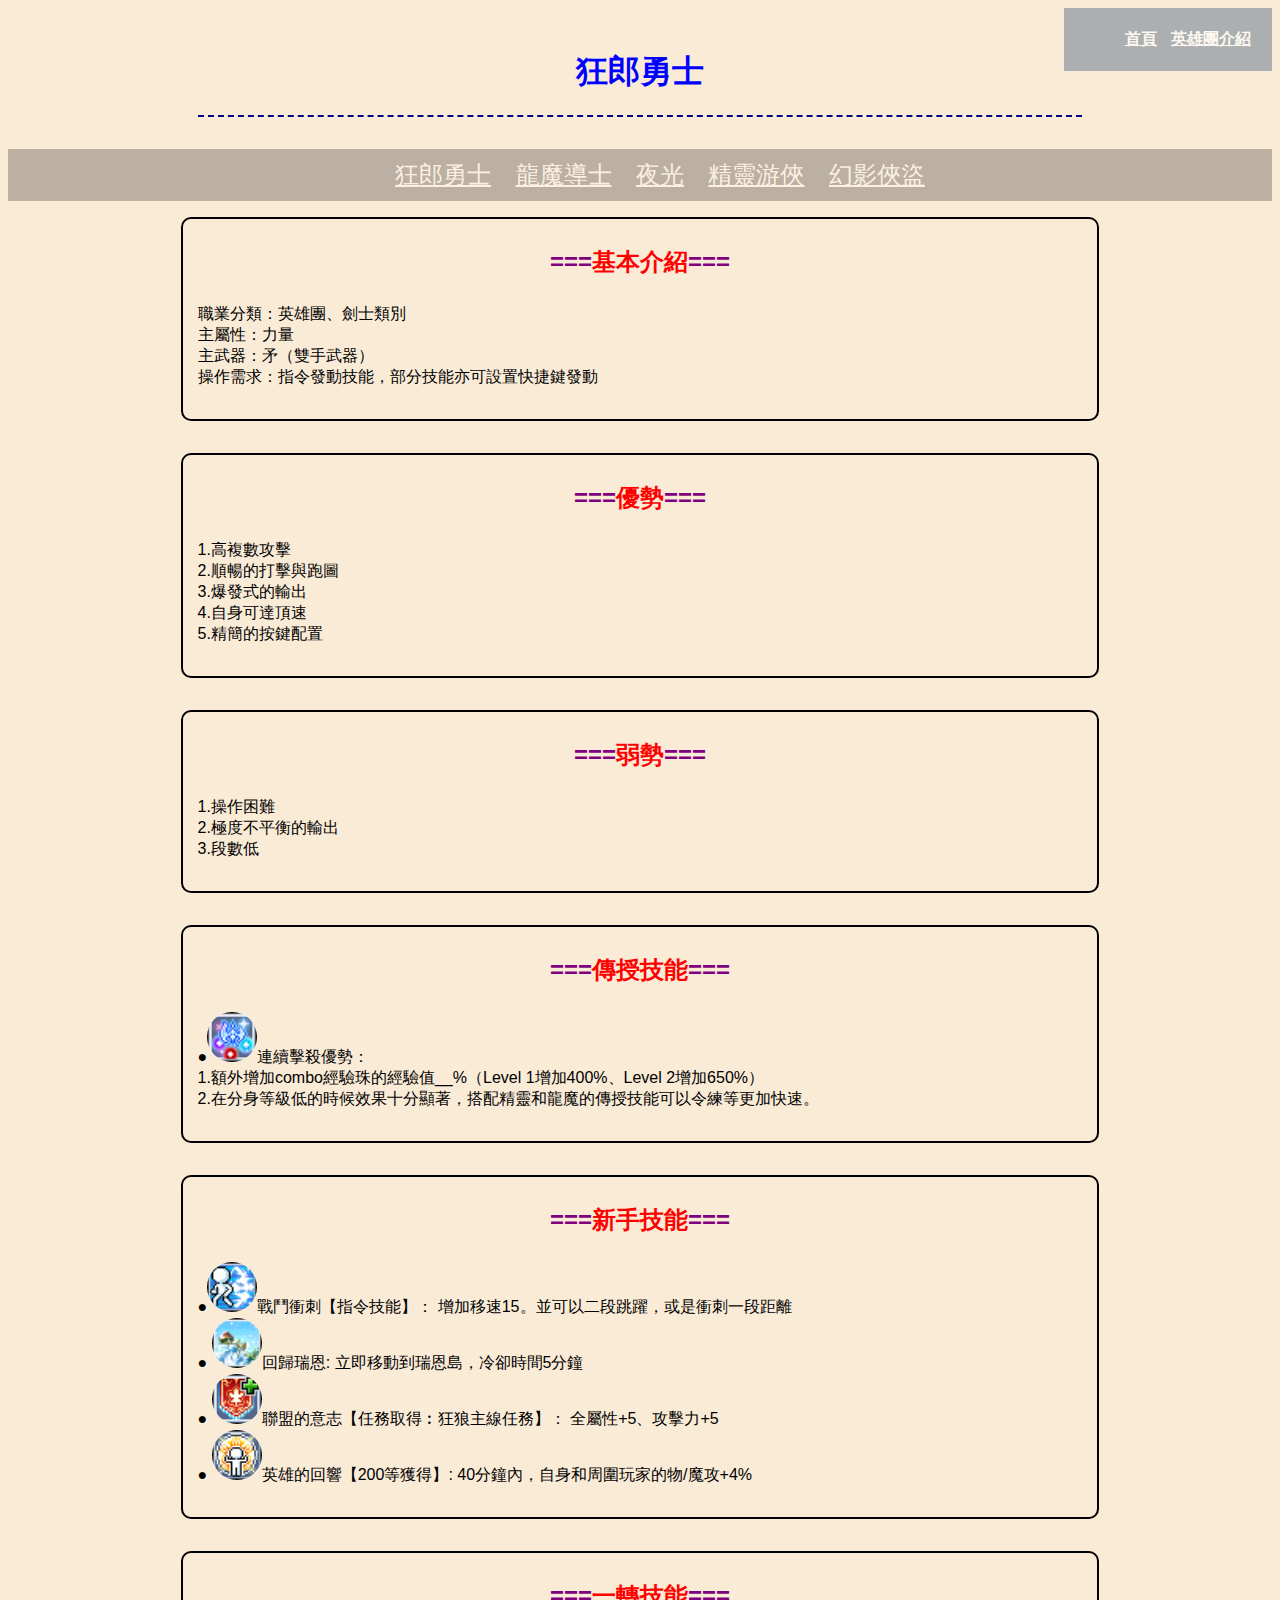
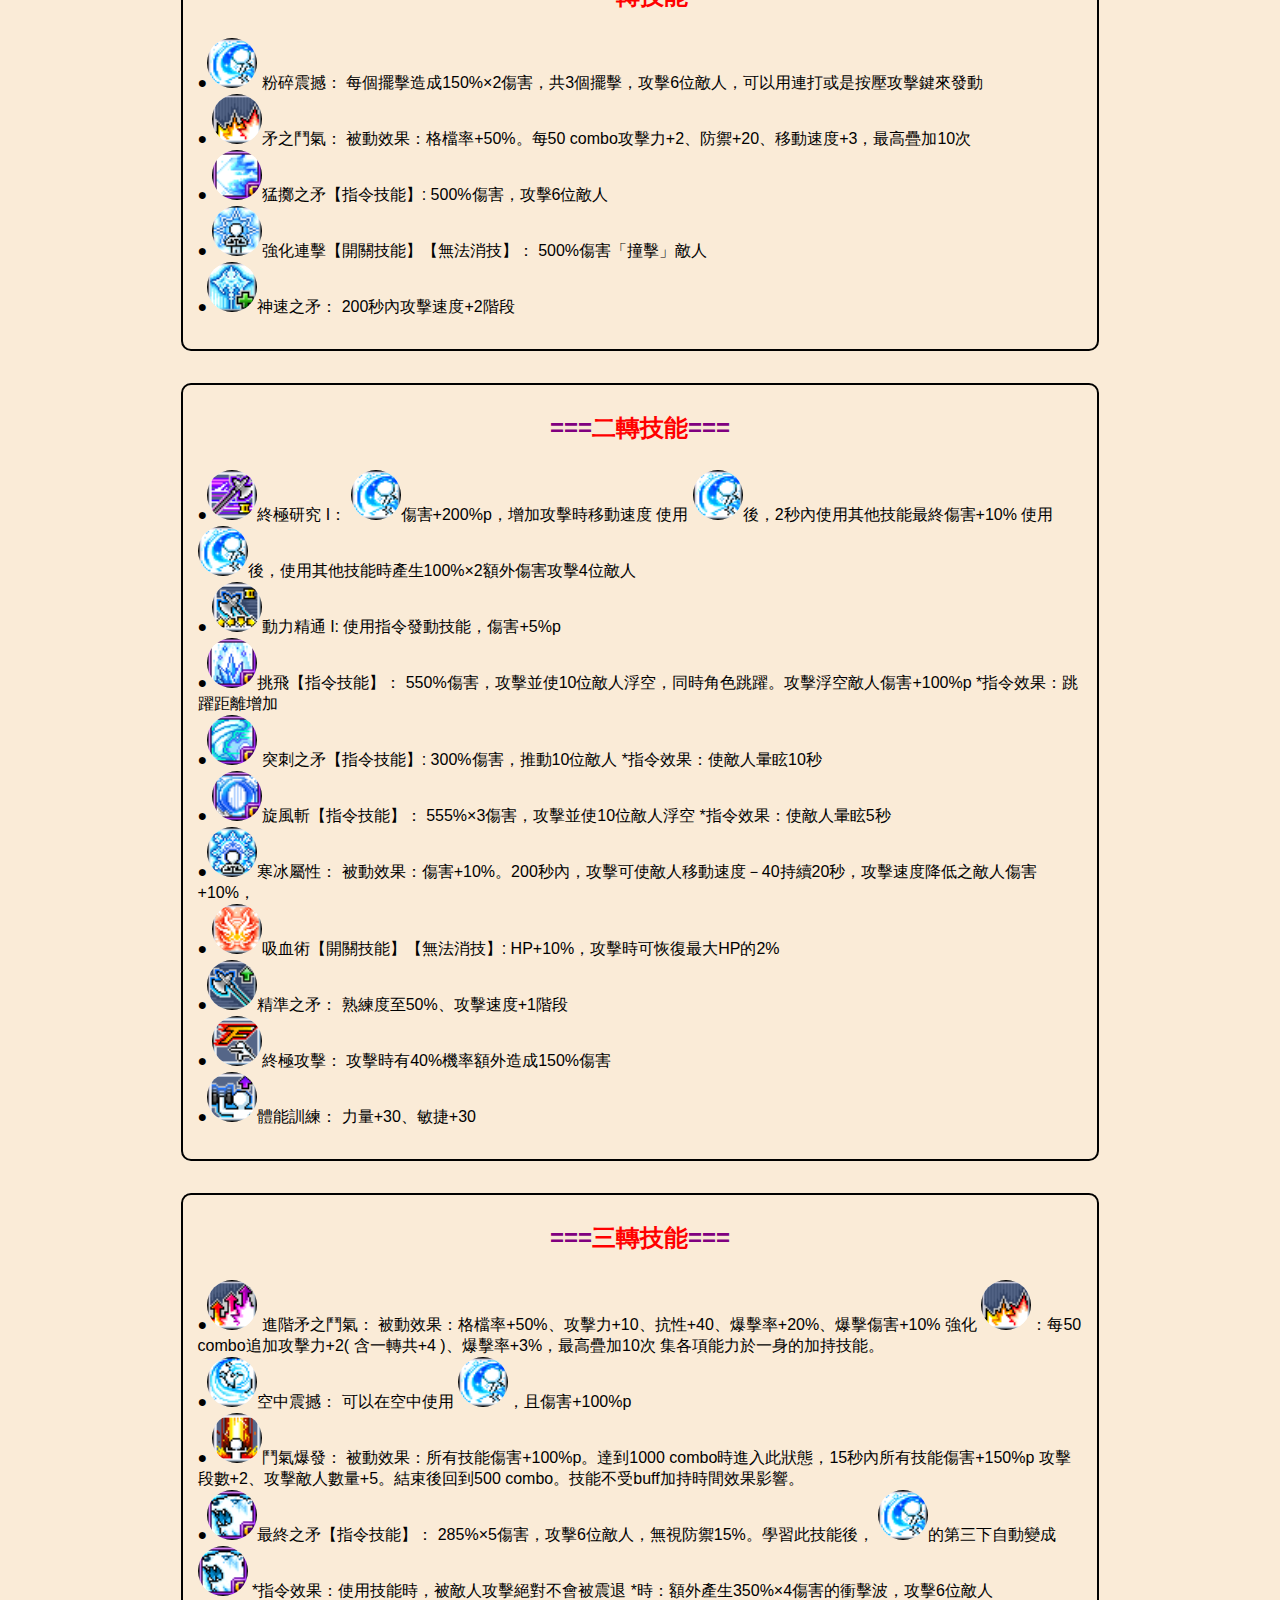
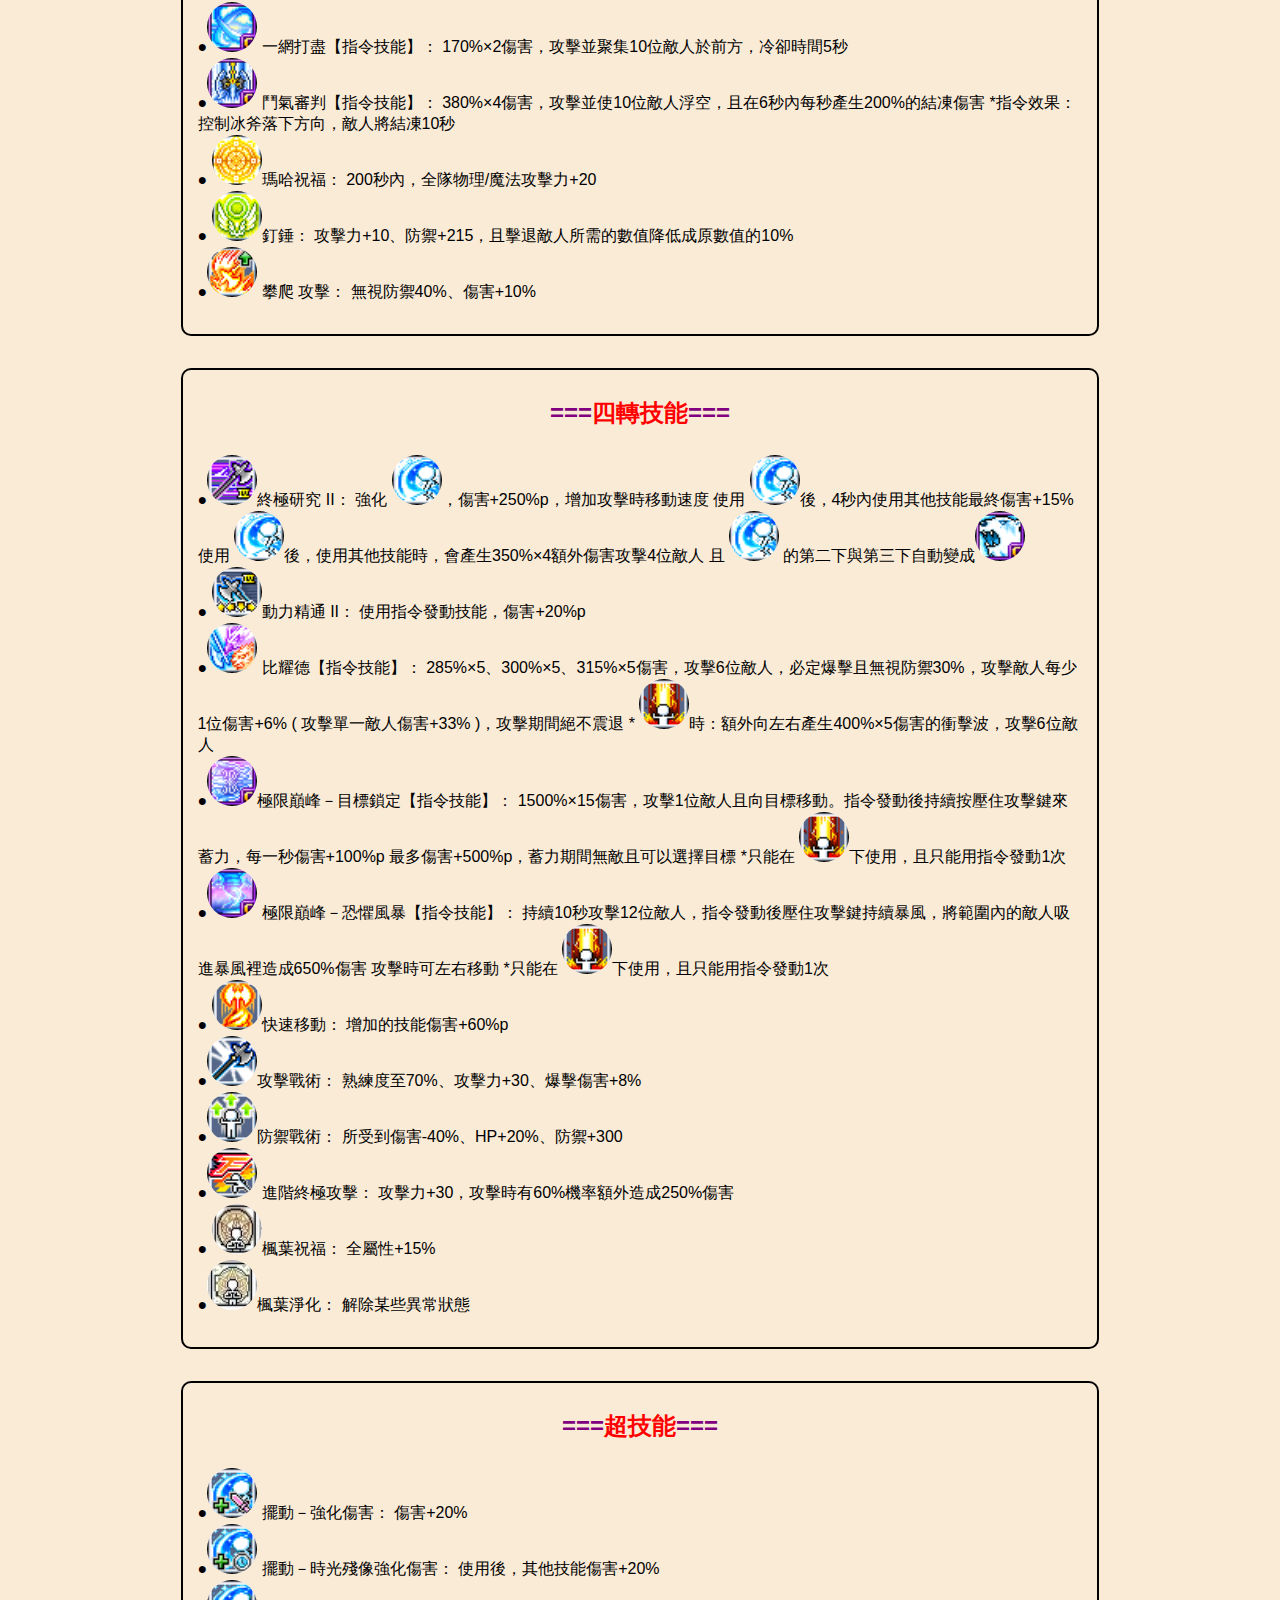
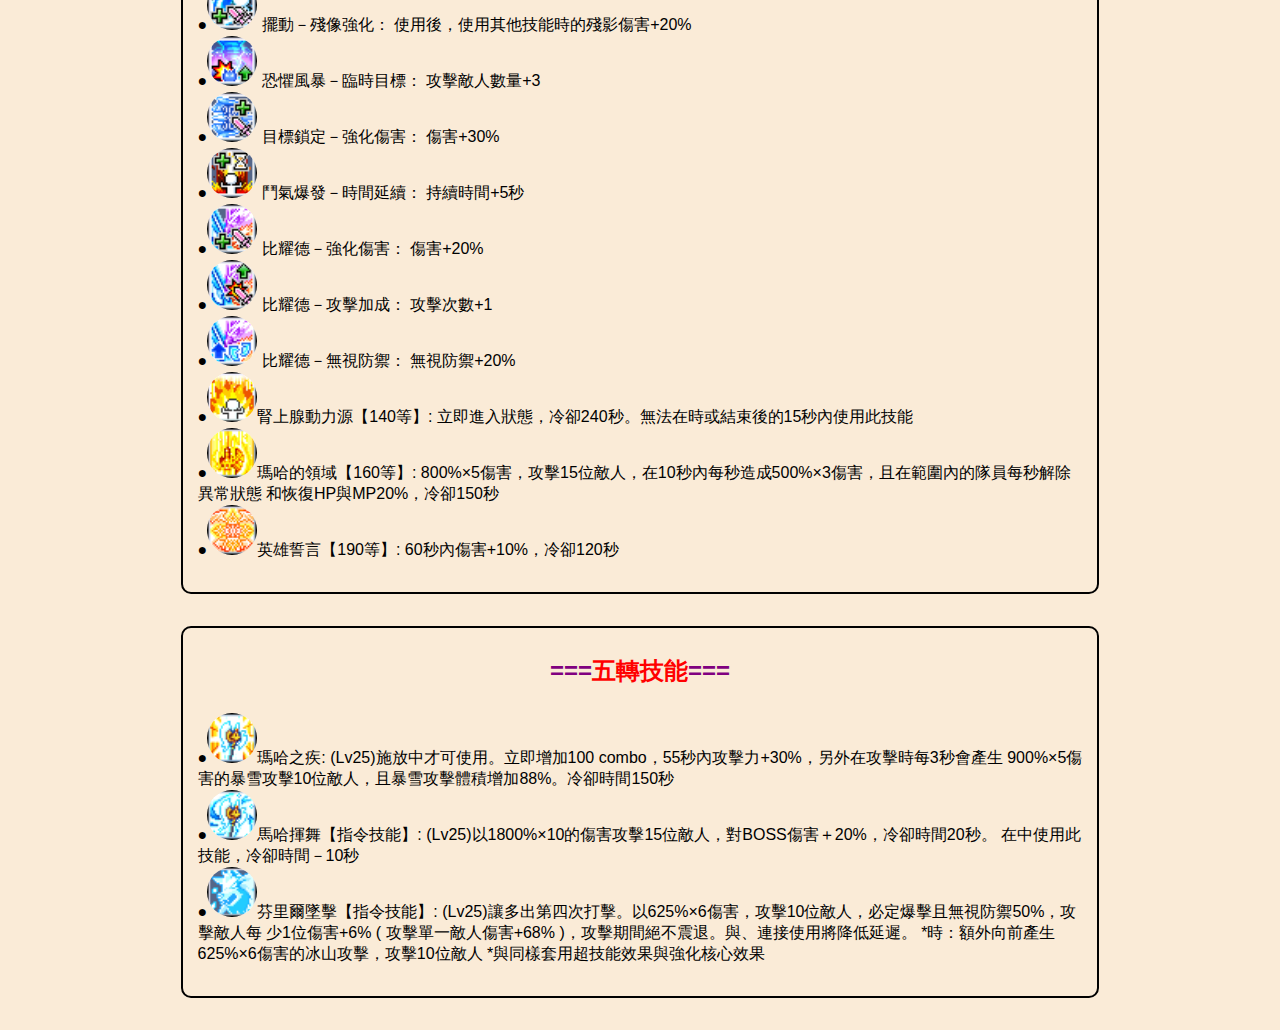
<file: 狂郎勇士.html>
<!DOCTYPE html>
<html lang="en">

<head>
    <link rel="stylesheet" href="CSS/style_CSS_Selector2.css">
    <meta charset="UTF-8">
    <meta name="viewport" content="width=device-width, initial-scale=1.0">
    <meta http-equiv="X-UA-Compatible" content="ie=edge">
    <title>楓之谷角色介紹</title>
</head>

<body>
    <header>
        <h1>狂郎勇士</h1>


        <nav>
            <ul id="u1">
                <li><a href="index.html">首頁</a></li>
                <li><a href="狂郎勇士.html">英雄團介紹</a></li>

            </ul>

        </nav>
    </header>
    <article>
        <nav id="n1">
            <ul id="u2">
                <li><a href="狂郎勇士.html">狂郎勇士</a></li>
                <li><a href="龍魔導士.html">龍魔導士</a></li>
                <li><a href="夜光.html">夜光</a></li>
                <li><a href="精靈遊俠.html">精靈游俠</a></li>
                <li><a href="幻影俠盜.html">幻影俠盜</a></li>
            </ul>

        </nav>
        <section id="sec1">
            <h2>基本介紹</h2>

            <p>
                職業分類：英雄團、劍士類別
                <br> 主屬性：力量
                <br> 主武器：矛（雙手武器）
                <br> 操作需求：指令發動技能，部分技能亦可設置快捷鍵發動
            </p>
        </section>

        <section id="sec2">
            <h2>優勢</h2>
            <p>
                1.高複數攻擊
                <br>2.順暢的打擊與跑圖
                <br>3.爆發式的輸出
                <br>4.自身可達頂速
                <br>5.精簡的按鍵配置
            </p>

        </section>
        <section id="secˇ">
            <h2>弱勢</h2>
            <p>
                1.操作困難
                <br>2.極度不平衡的輸出
                <br>3.段數低
            </p>


        </section>

        <section id="secˇ">
            <h2>傳授技能</h2>
            <p>
                ●<img src="img/連續擊殺優勢.png" alt="Jugglypuff" width="10%" height="10%">連續擊殺優勢：
                <br>1.額外增加combo經驗珠的經驗值__%（Level 1增加400%、Level 2增加650%）
                <br>2.在分身等級低的時候效果十分顯著，搭配精靈和龍魔的傳授技能可以令練等更加快速。
            </p>


        </section>
        <section id="secˇ">
            <h2>新手技能</h2>
            <p>

                ●<img src="img/戰鬥衝刺.png" alt="Jugglypuff" width="10%" height="10%">戰鬥衝刺【指令技能】： 增加移速15。並可以二段跳躍，或是衝刺一段距離


                <br>● <img src="img/回歸瑞恩.png" alt="Jugglypuff" width="10%" height="10%">回歸瑞恩: 立即移動到瑞恩島，冷卻時間5分鐘


                <br>● <img src="img/聯盟的意志.png" alt="Jugglypuff" width="10%" height="10%">聯盟的意志【任務取得︰狂狼主線任務】： 全屬性+5、攻擊力+5


                <br>● <img src="img/英雄的回響.png" alt="Jugglypuff" width="10%" height="10%">英雄的回響【200等獲得】: 40分鐘內，自身和周圍玩家的物/魔攻+4%
            </p>


        </section>
        <section id="secˇ">
            <h2>一轉技能</h2>
            <p>
                ●<img src="img/粉碎震撼.png" alt="Jugglypuff" width="10%" height="10%"> 粉碎震撼： 每個擺擊造成150%×2傷害，共3個擺擊，攻擊6位敵人，可以用連打或是按壓攻擊鍵來發動


                <br>● <img src="img/矛之鬥氣.png" alt="Jugglypuff" width="10%" height="10%">矛之鬥氣： 被動效果：格檔率+50%。每50 combo攻擊力+2、防禦+20、移動速度+3，最高疊加10次


                <br>● <img src="img/猛擲之矛.png" alt="Jugglypuff" width="10%" height="10%">猛擲之矛【指令技能】: 500%傷害，攻擊6位敵人


                <br>● <img src="img/強化連擊.png" alt="Jugglypuff" width="10%" height="10%">強化連擊【開關技能】【無法消技】： 500%傷害「撞擊」敵人


                <br> ●<img src="img/神速之矛.png" alt="Jugglypuff" width="10%" height="10%">神速之矛： 200秒內攻擊速度+2階段



            </p>


        </section>
        <section id="secˇ">
            <h2>二轉技能</h2>
            <p>
                ●<img src="img/終極研究I.png" alt="Jugglypuff" width="10%" height="10%">終極研究 I：
                <img src="img/粉碎震撼.png" alt="Jugglypuff" width="10%" height="10%">傷害+200%p，增加攻擊時移動速度 使用
                <img src="img/粉碎震撼.png" alt="Jugglypuff" width="10%" height="10%">後，2秒內使用其他技能最終傷害+10% 使用
                <img src="img/粉碎震撼.png" alt="Jugglypuff" width="10%" height="10%">後，使用其他技能時產生100%×2額外傷害攻擊4位敵人


                <br>● <img src="img/動力精通I.png" alt="Jugglypuff" width="10%" height="10%">動力精通 I: 使用指令發動技能，傷害+5%p

                <br> ●<img src="img/挑飛.png" alt="Jugglypuff" width="10%" height="10%">挑飛【指令技能】： 550%傷害，攻擊並使10位敵人浮空，同時角色跳躍。攻擊浮空敵人傷害+100%p *指令效果：跳躍距離增加


                <br>●<img src="img/突刺之矛.png" alt="Jugglypuff" width="10%" height="10%"> 突刺之矛【指令技能】: 300%傷害，推動10位敵人 *指令效果：使敵人暈眩10秒


                <br>● <img src="img/旋風斬.png" alt="Jugglypuff" width="10%" height="10%">旋風斬【指令技能】： 555%×3傷害，攻擊並使10位敵人浮空 *指令效果：使敵人暈眩5秒

                <br> ●<img src="img/寒冰屬性.png" alt="Jugglypuff" width="10%" height="10%">寒冰屬性： 被動效果：傷害+10%。200秒內，攻擊可使敵人移動速度－40持續20秒，攻擊速度降低之敵人傷害+10%，

                <br>● <img src="img/吸血術.png" alt="Jugglypuff" width="10%" height="10%">吸血術【開關技能】【無法消技】: HP+10%，攻擊時可恢復最大HP的2%


                <br> ●<img src="img/精準之矛.png" alt="Jugglypuff" width="10%" height="10%">精準之矛： 熟練度至50%、攻擊速度+1階段


                <br>● <img src="img/終極攻擊.png" alt="Jugglypuff" width="10%" height="10%">終極攻擊： 攻擊時有40%機率額外造成150%傷害

                <br> ●<img src="img/體能訓練.png" alt="Jugglypuff" width="10%" height="10%">體能訓練： 力量+30、敏捷+30

            </p>


        </section>
        <section id="secˇ">
            <h2>三轉技能</h2>
            <p>
                ●<img src="img/進階毛之鬥氣.png" alt="Jugglypuff" width="10%" height="10%"> 進階矛之鬥氣： 被動效果：格檔率+50%、攻擊力+10、抗性+40、爆擊率+20%、爆擊傷害+10% 強化
                <img src="img/矛之鬥氣.png" alt="Jugglypuff" width="10%" height="10%">：每50 combo追加攻擊力+2( 含一轉共+4 )、爆擊率+3%，最高疊加10次 集各項能力於一身的加持技能。

                <br> ●<img src="img/空中震撼.png" alt="Jugglypuff" width="10%" height="10%">空中震撼： 可以在空中使用
                <img src="img/粉碎震撼.png" alt="Jugglypuff" width="10%" height="10%">，且傷害+100%p

                <br>● <img src="img/鬥氣爆發.png" alt="Jugglypuff" width="10%" height="10%">鬥氣爆發： 被動效果：所有技能傷害+100%p。達到1000 combo時進入此狀態，15秒內所有技能傷害+150%p 攻擊段數+2、攻擊敵人數量+5。結束後回到500 combo。技能不受buff加持時間效果影響。

                <br> ●<img src="img/最終之矛.png" alt="Jugglypuff" width="10%" height="10%">最終之矛【指令技能】： 285%×5傷害，攻擊6位敵人，無視防禦15%。學習此技能後，
                <img src="img/粉碎震撼.png" alt="Jugglypuff" width="10%" height="10%">的第三下自動變成<img src="img/最終之矛.png" alt="Jugglypuff" width="10%" height="10%"> *指令效果：使用技能時，被敵人攻擊絕對不會被震退 *時：額外產生350%×4傷害的衝擊波，攻擊6位敵人


                <br>●<img src="img/一網打盡.png" alt="Jugglypuff" width="10%" height="10%"> 一網打盡【指令技能】： 170%×2傷害，攻擊並聚集10位敵人於前方，冷卻時間5秒



                <br>●<img src="img/鬥氣審判.png" alt="Jugglypuff" width="10%" height="10%"> 鬥氣審判【指令技能】： 380%×4傷害，攻擊並使10位敵人浮空，且在6秒內每秒產生200%的結凍傷害 *指令效果：控制冰斧落下方向，敵人將結凍10秒


                <br>● <img src="img/瑪哈祝福.png" alt="Jugglypuff" width="10%" height="10%">瑪哈祝福： 200秒內，全隊物理/魔法攻擊力+20

                <br>● <img src="img/釘錘.png" alt="Jugglypuff" width="10%" height="10%">釘錘： 攻擊力+10、防禦+215，且擊退敵人所需的數值降低成原數值的10%

                <br>●<img src="img/攀爬攻擊.png" alt="Jugglypuff" width="10%" height="10%"> 攀爬 攻擊： 無視防禦40%、傷害+10%

            </p>


        </section>
        <section id="secˇ">
            <h2>四轉技能</h2>
            <p>

                ●<img src="img/終極研究II.png" alt="Jugglypuff" width="10%" height="10%">終極研究 II： 強化
                <img src="img/粉碎震撼.png" alt="Jugglypuff" width="10%" height="10%">，傷害+250%p，增加攻擊時移動速度 使用
                <img src="img/粉碎震撼.png" alt="Jugglypuff" width="10%" height="10%">後，4秒內使用其他技能最終傷害+15% 使用
                <img src="img/粉碎震撼.png" alt="Jugglypuff" width="10%" height="10%">後，使用其他技能時，會產生350%×4額外傷害攻擊4位敵人 且
                <img src="img/粉碎震撼.png" alt="Jugglypuff" width="10%" height="10%"> 的第二下與第三下自動變成<img src="img/最終之矛.png" alt="Jugglypuff" width="10%" height="10%">

                <br>● <img src="img/動力精通II.png" alt="Jugglypuff" width="10%" height="10%">動力精通 II： 使用指令發動技能，傷害+20%p

                <br>●<img src="img/比耀德.png" alt="Jugglypuff" width="10%" height="10%"> 比耀德【指令技能】： 285%×5、300%×5、315%×5傷害，攻擊6位敵人，必定爆擊且無視防禦30%，攻擊敵人每少1位傷害+6% ( 攻擊單一敵人傷害+33% )，攻擊期間絕不震退 *
                <img src="img/鬥氣爆發.png" alt="Jugglypuff" width="10%" height="10%">時：額外向左右產生400%×5傷害的衝擊波，攻擊6位敵人


                <br> ●<img src="img/目標鎖定.png" alt="Jugglypuff" width="10%" height="10%">極限巔峰－目標鎖定【指令技能】： 1500%×15傷害，攻擊1位敵人且向目標移動。指令發動後持續按壓住攻擊鍵來蓄力，每一秒傷害+100%p 最多傷害+500%p，蓄力期間無敵且可以選擇目標 *只能在
                <img src="img/鬥氣爆發.png" alt="Jugglypuff" width="10%" height="10%">下使用，且只能用指令發動1次

                <br>●<img src="img/恐懼風暴.png" alt="Jugglypuff" width="10%" height="10%"> 極限巔峰－恐懼風暴【指令技能】： 持續10秒攻擊12位敵人，指令發動後壓住攻擊鍵持續暴風，將範圍內的敵人吸進暴風裡造成650%傷害 攻擊時可左右移動 *只能在
                <img src="img/鬥氣爆發.png" alt="Jugglypuff" width="10%" height="10%">下使用，且只能用指令發動1次


                <br>● <img src="img/快速移動.png" alt="Jugglypuff" width="10%" height="10%">快速移動： 增加的技能傷害+60%p


                <br> ●<img src="img/攻擊戰術.png" alt="Jugglypuff" width="10%" height="10%">攻擊戰術： 熟練度至70%、攻擊力+30、爆擊傷害+8%

                <br> ●<img src="img/防禦戰術.png" alt="Jugglypuff" width="10%" height="10%">防禦戰術： 所受到傷害-40%、HP+20%、防禦+300

                <br>●<img src="img/進階中擊攻擊.png" alt="Jugglypuff" width="10%" height="10%"> 進階終極攻擊： 攻擊力+30，攻擊時有60%機率額外造成250%傷害

                <br>● <img src="img/楓葉祝福.jpg" alt="Jugglypuff" width="10%" height="10%">楓葉祝福： 全屬性+15%

                <br> ●<img src="img/楓葉淨化.jpg" alt="Jugglypuff" width="10%" height="10%">楓葉淨化： 解除某些異常狀態

            </p>


        </section>
        <section id="secˇ">
            <h2>超技能</h2>
            <p>
                ●<img src="img/擺動強化.png" alt="Jugglypuff" width="10%" height="10%"> 擺動－強化傷害： 傷害+20%
                <br>●<img src="img/擺動時光.png" alt="Jugglypuff" width="10%" height="10%"> 擺動－時光殘像強化傷害： 使用後，其他技能傷害+20%
                <br>●<img src="img/擺動殘像.png" alt="Jugglypuff" width="10%" height="10%"> 擺動－殘像強化： 使用後，使用其他技能時的殘影傷害+20%


                <br>●<img src="img/恐懼臨時.png" alt="Jugglypuff" width="10%" height="10%"> 恐懼風暴－臨時目標： 攻擊敵人數量+3
                <br>●<img src="img/目標強化.png" alt="Jugglypuff" width="10%" height="10%"> 目標鎖定－強化傷害： 傷害+30%
                <br>●<img src="img/鬥氣時間.png" alt="Jugglypuff" width="10%" height="10%"> 鬥氣爆發－時間延續： 持續時間+5秒


                <br>●<img src="img/比耀德強化.png" alt="Jugglypuff" width="10%" height="10%"> 比耀德－強化傷害： 傷害+20%
                <br>●<img src="img/比耀德攻擊.png" alt="Jugglypuff" width="10%" height="10%"> 比耀德－攻擊加成： 攻擊次數+1
                <br>●<img src="img/比耀德無視.png" alt="Jugglypuff" width="10%" height="10%"> 比耀德－無視防禦： 無視防禦+20%
                <br>●<img src="img/腎上腺.png" alt="Jugglypuff" width="10%" height="10%">腎上腺動力源【140等】: 立即進入狀態，冷卻240秒。無法在時或結束後的15秒內使用此技能


                <br>●<img src="img/馬哈地領域.png" alt="Jugglypuff" width="10%" height="10%">瑪哈的領域【160等】: 800%×5傷害，攻擊15位敵人，在10秒內每秒造成500%×3傷害，且在範圍內的隊員每秒解除異常狀態 和恢復HP與MP20%，冷卻150秒

                <br>●<img src="img/英雄的誓言.png" alt="Jugglypuff" width="10%" height="10%">英雄誓言【190等】: 60秒內傷害+10%，冷卻120秒
            </p>


        </section>
        <section id="secˇ">
            <h2>五轉技能</h2>
            <p>
                ●<img src="img/馬哈之疾.png" alt="Jugglypuff" width="10%" height="10%">瑪哈之疾: (Lv25)施放中才可使用。立即增加100 combo，55秒內攻擊力+30%，另外在攻擊時每3秒會產生 900%×5傷害的暴雪攻擊10位敵人，且暴雪攻擊體積增加88%。冷卻時間150秒
                <br>●<img src="img/瑪哈揮舞.png" alt="Jugglypuff" width="10%" height="10%">馬哈揮舞【指令技能】: (Lv25)以1800%×10的傷害攻擊15位敵人，對BOSS傷害＋20%，冷卻時間20秒。 在中使用此技能，冷卻時間－10秒
                <br>●<img src="img/芬里爾墜疾.png" alt="Jugglypuff" width="10%" height="10%">芬里爾墜擊【指令技能】: (Lv25)讓多出第四次打擊。以625%×6傷害，攻擊10位敵人，必定爆擊且無視防禦50%，攻擊敵人每 少1位傷害+6% ( 攻擊單一敵人傷害+68% )，攻擊期間絕不震退。與、連接使用將降低延遲。 *時：額外向前產生625%×6傷害的冰山攻擊，攻擊10位敵人 *與同樣套用超技能效果與強化核心效果

            </p>


        </section>
</body>

</html>
</file>
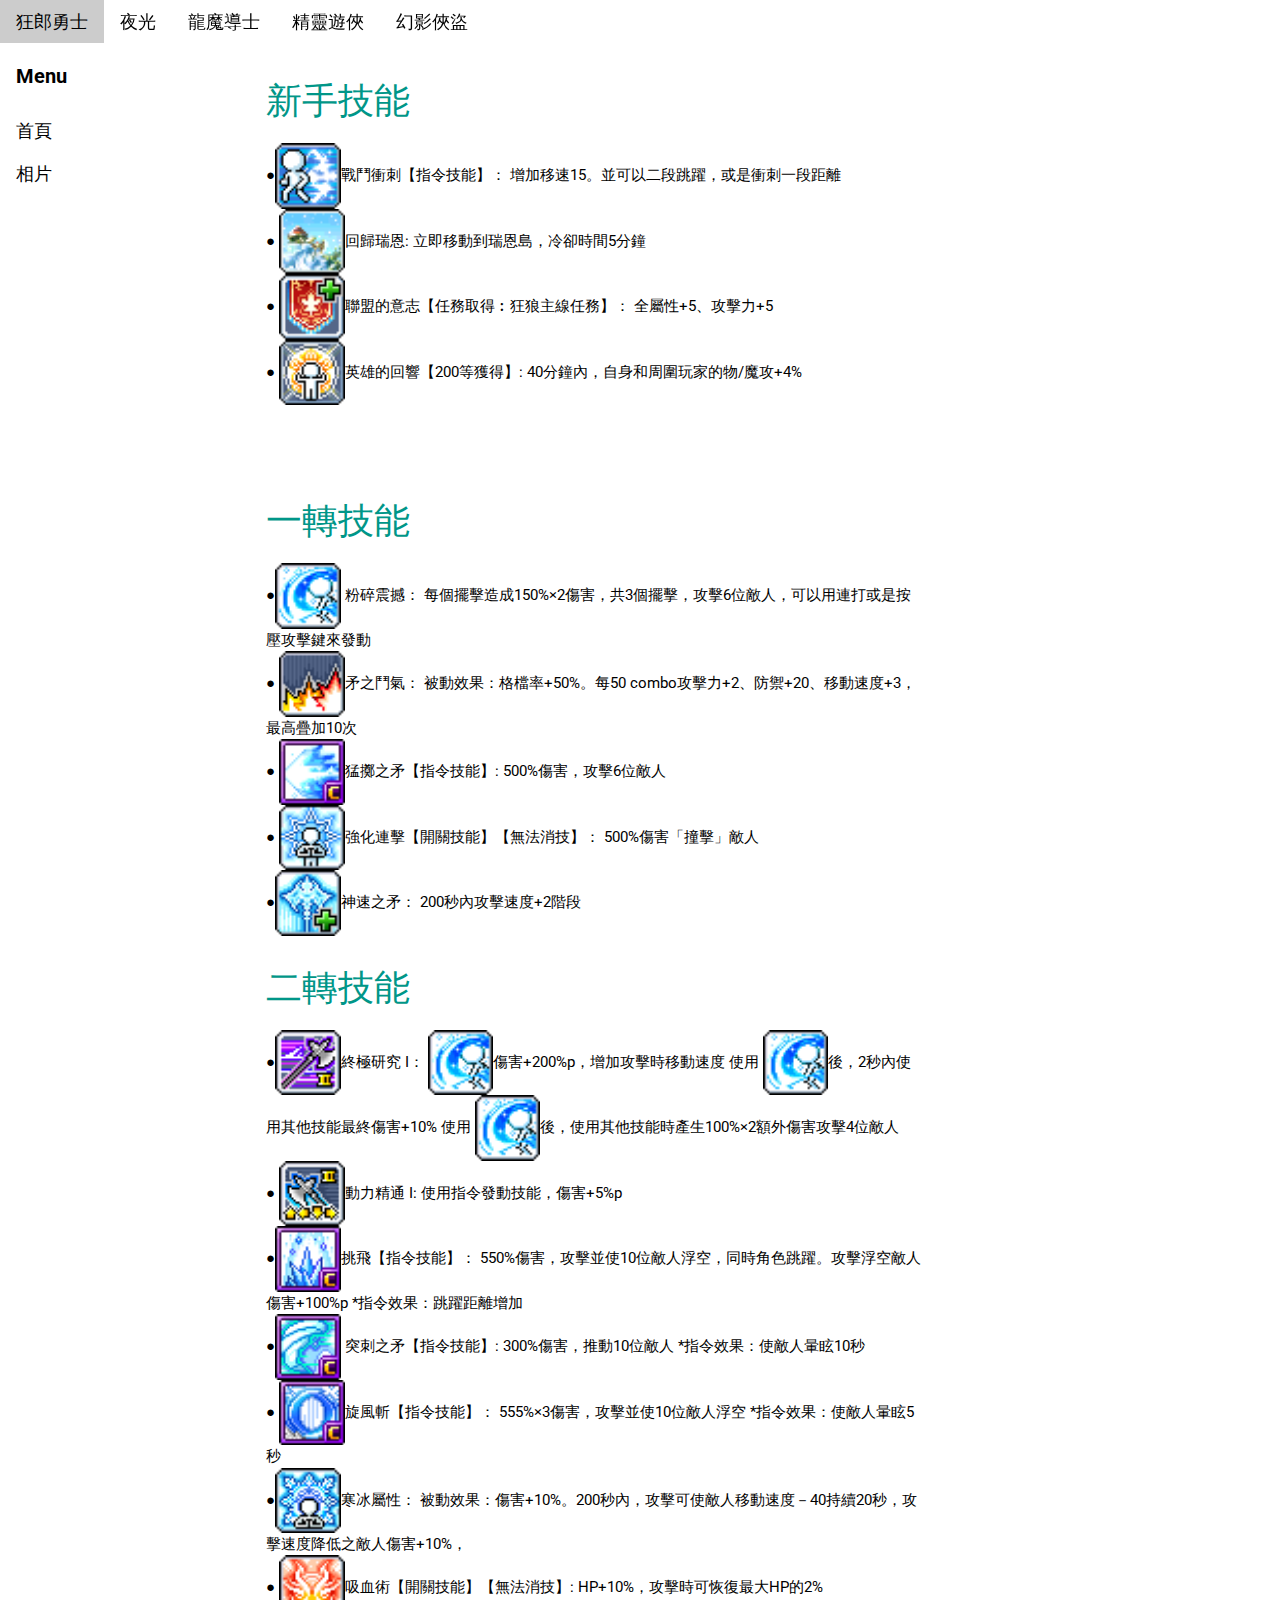
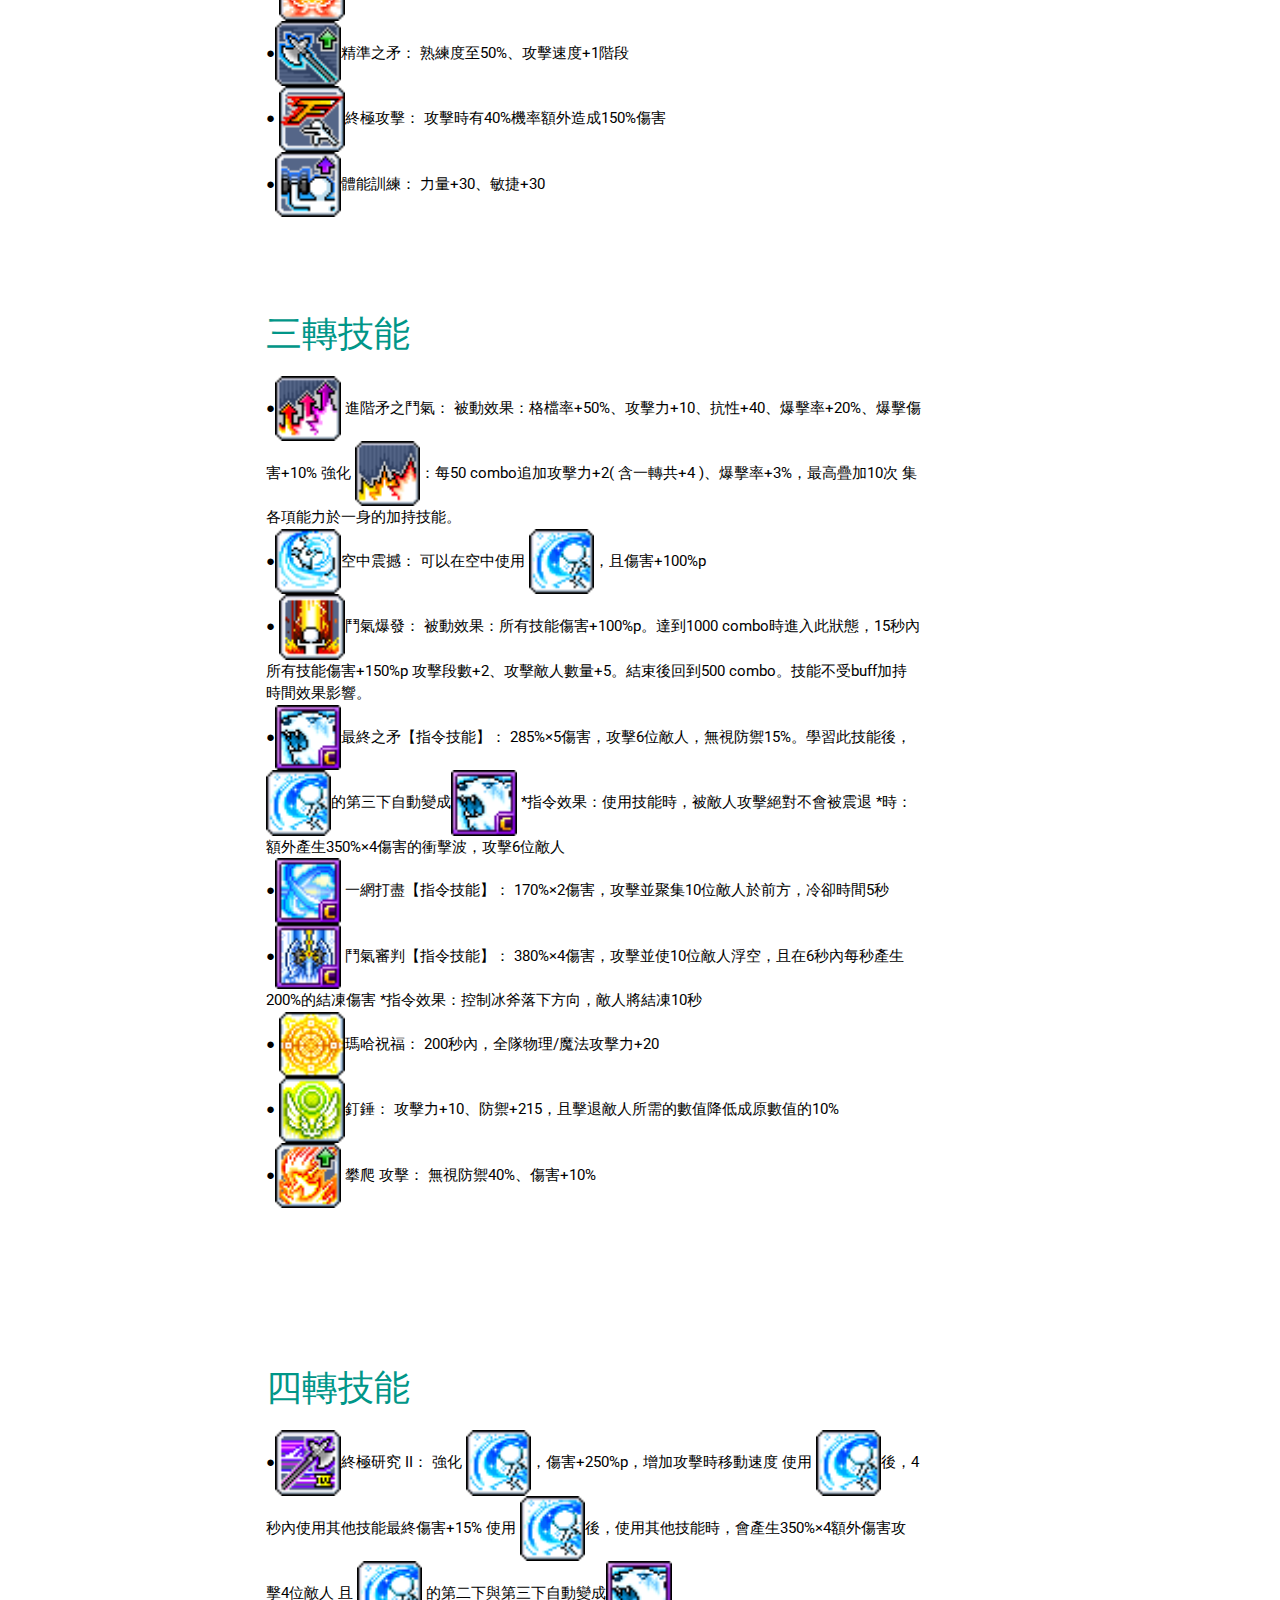
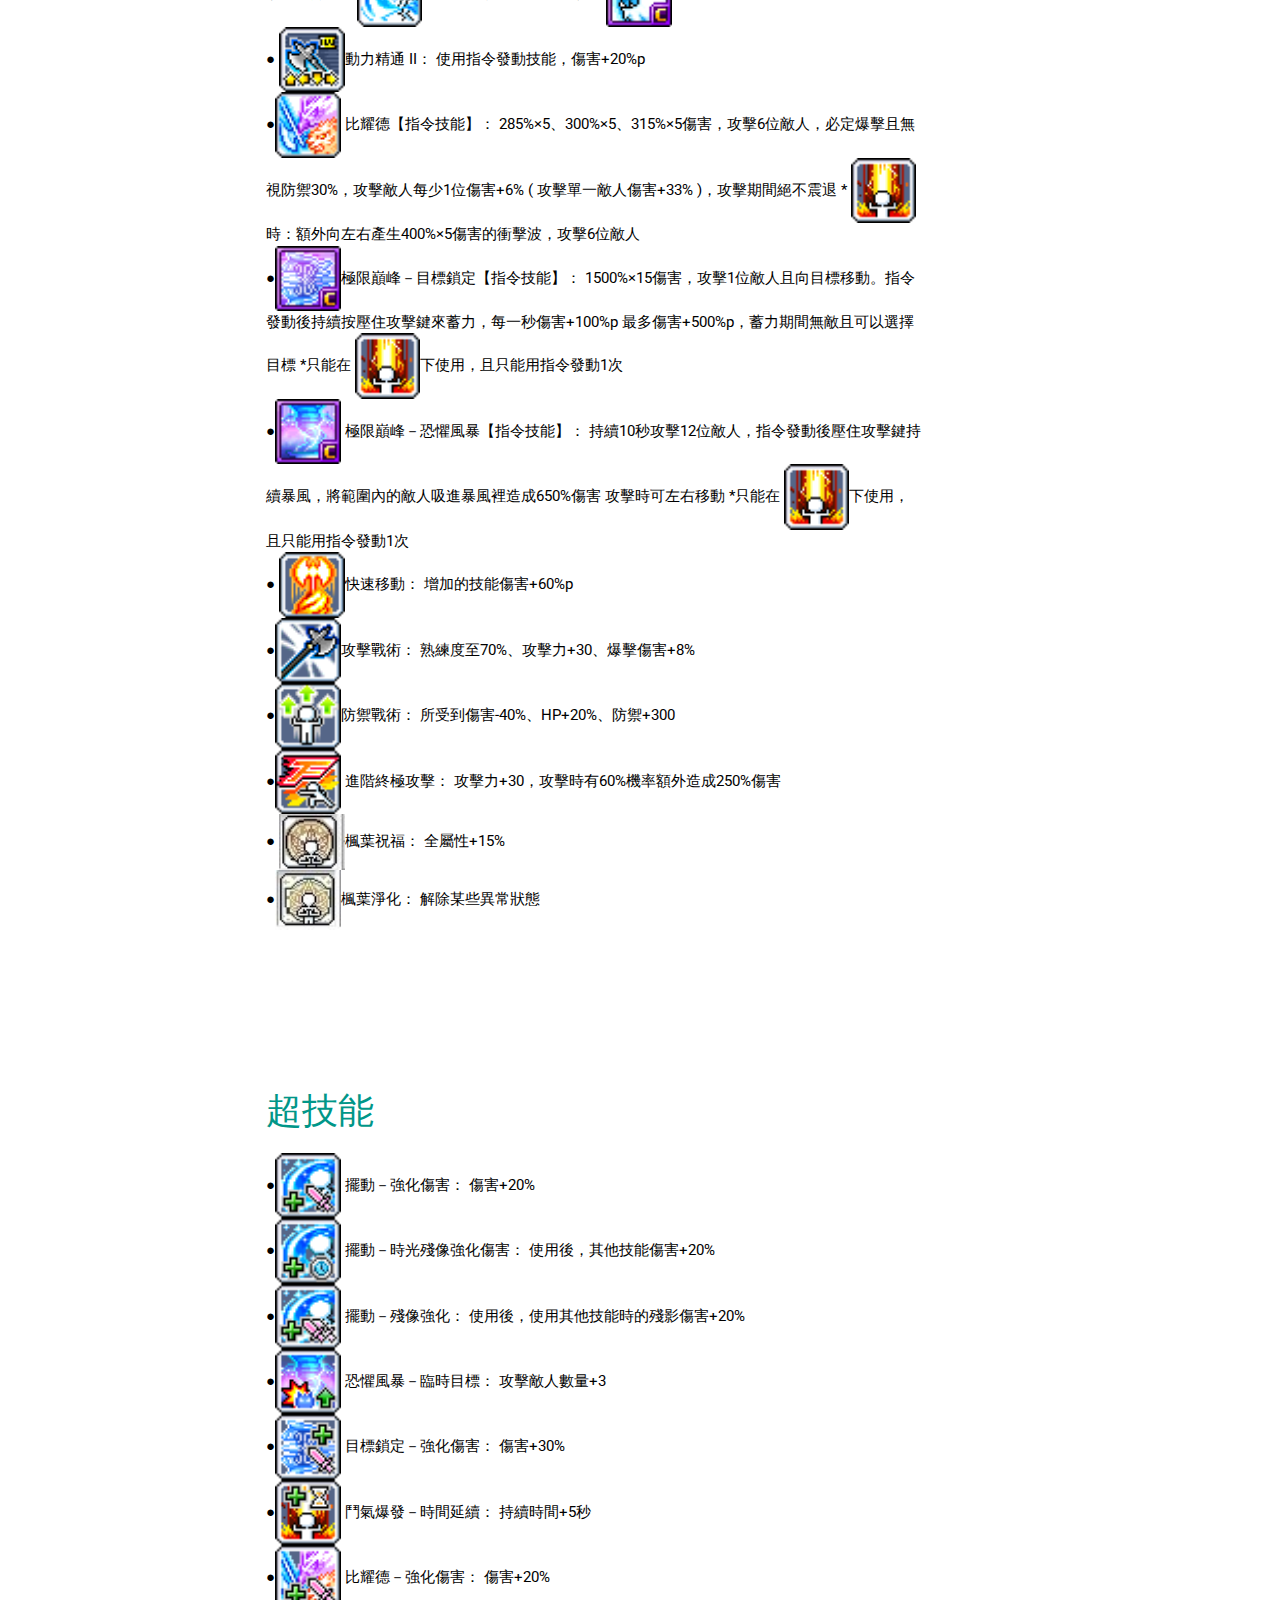
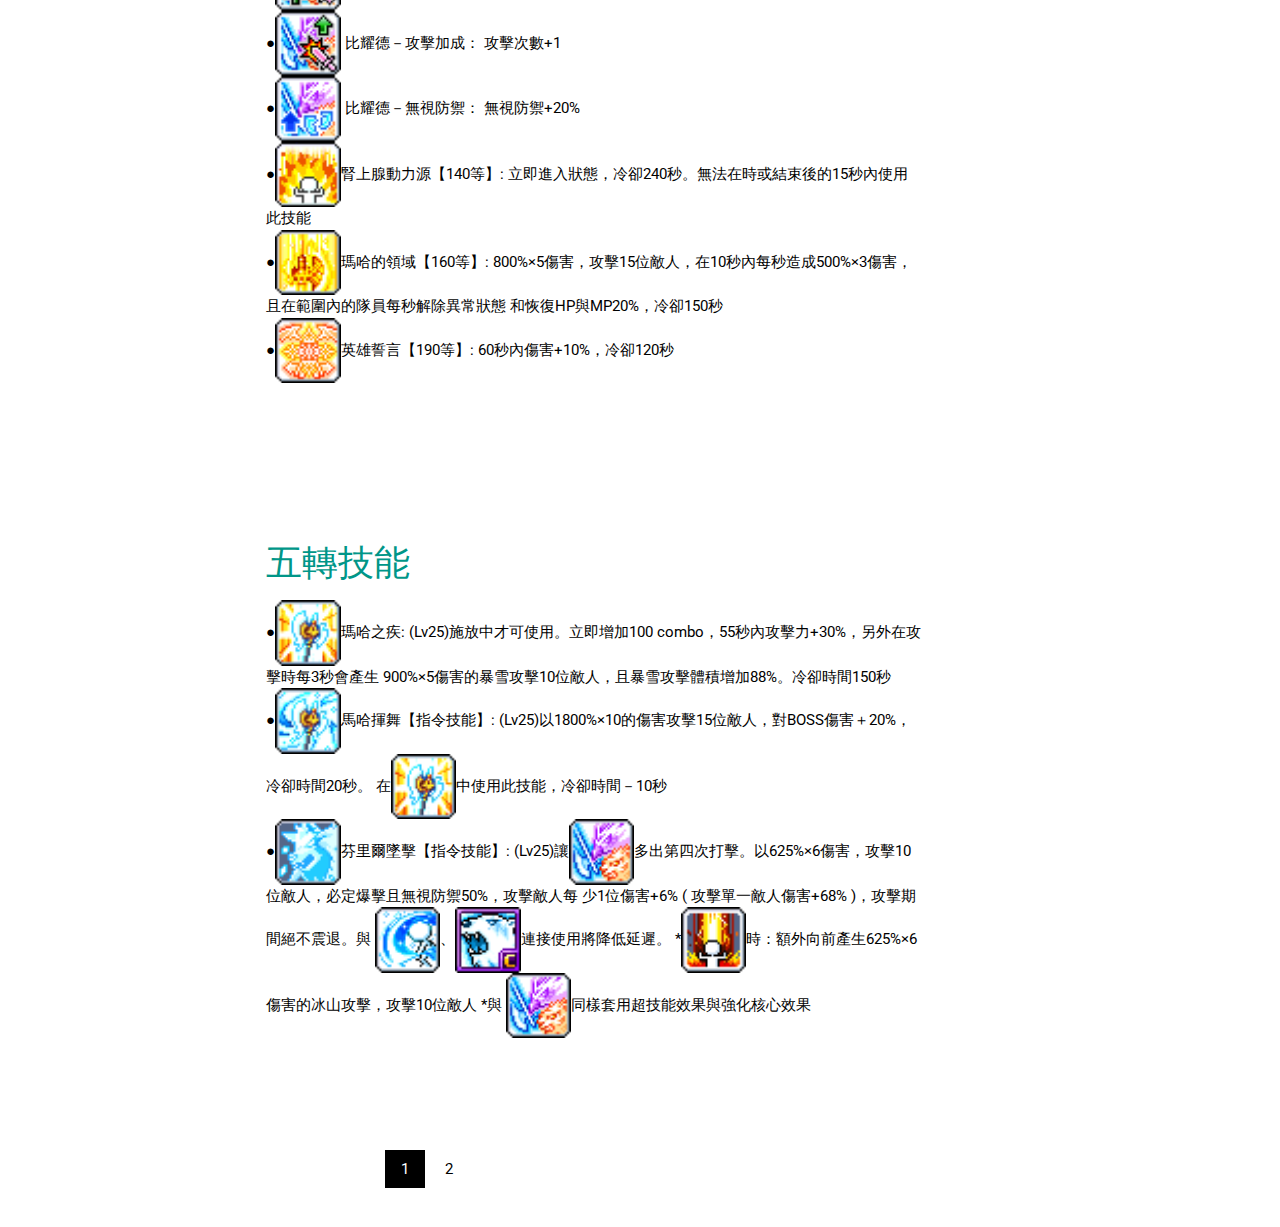
<file: 狂郎勇士1.html>
<!DOCTYPE html>
<html lang="en">
<title>狂郎勇士</title>
<meta charset="UTF-8">
<meta name="viewport" content="width=device-width, initial-scale=1">
<link rel="stylesheet" href="https://www.w3schools.com/w3css/4/w3.css">
<link rel="stylesheet" href="https://www.w3schools.com/lib/w3-theme-black.css">
<link rel="stylesheet" href="https://fonts.googleapis.com/css?family=Roboto">
<link rel="stylesheet" href="https://cdnjs.cloudflare.com/ajax/libs/font-awesome/4.7.0/css/font-awesome.min.css">
<style>
    html,
    body,
    h1,
    h2,
    h3,
    h4,
    h5,
    h6 {
        font-family: "Roboto", sans-serif;
    }
    
    .w3-sidebar {
        z-index: 3;
        width: 250px;
        top: 43px;
        bottom: 0;
        height: inherit;
    }
</style>

<body>

    <!-- Navbar -->
    <div class="w3-top">
        <div class="w3-bar w3-theme w3-top w3-left-align w3-large">
            <a class="w3-bar-item w3-button w3-right w3-hide-large w3-hover-white w3-large w3-theme-l1" href="javascript:void(0)" onclick="w3_open()"><i class="fa fa-bars"></i></a>
            <a href="狂郎勇士.html" class="w3-bar-item w3-button w3-theme-l1">狂郎勇士</a>
            <a href="夜光.html" class="w3-bar-item w3-button w3-hide-small w3-hover-white">夜光</a>
            <a href="龍魔導士.html" class="w3-bar-item w3-button w3-hide-small w3-hover-white">龍魔導士</a>
            <a href="精靈遊俠.html" class="w3-bar-item w3-button w3-hide-small w3-hover-white">精靈遊俠</a>
            <a href="幻影俠盜.html" class="w3-bar-item w3-button w3-hide-small w3-hover-white">幻影俠盜</a>
        </div>
    </div>

    <!-- Sidebar -->
    <nav class="w3-sidebar w3-bar-block w3-collapse w3-large w3-theme-l5 w3-animate-left" id="mySidebar">
        <a href="javascript:void(0)" onclick="w3_close()" class="w3-right w3-xlarge w3-padding-large w3-hover-black w3-hide-large" title="Close Menu">
            <i class="fa fa-remove"></i>
        </a>
        <h4 class="w3-bar-item"><b>Menu</b></h4>
        <a class="w3-bar-item w3-button w3-hover-black" href="index.html">首頁</a>
        <a class="w3-bar-item w3-button w3-hover-black" href="1111.html">相片</a>
    </nav>

    <!-- Overlay effect when opening sidebar on small screens -->
    <div class="w3-overlay w3-hide-large" onclick="w3_close()" style="cursor:pointer" title="close side menu" id="myOverlay"></div>

    <!-- Main content: shift it to the right by 250 pixels when the sidebar is visible -->
    <div class="w3-main" style="margin-left:250px">

        <div class="w3-row w3-padding-64">
            <div class="w3-twothird w3-container">
                <h1 class="w3-text-teal">新手技能</h1>
                <p>
                    ●<img src="img/戰鬥衝刺.png" alt="Jugglypuff" width="10%" height="10%">戰鬥衝刺【指令技能】： 增加移速15。並可以二段跳躍，或是衝刺一段距離


                    <br>● <img src="img/回歸瑞恩.png" alt="Jugglypuff" width="10%" height="10%">回歸瑞恩: 立即移動到瑞恩島，冷卻時間5分鐘


                    <br>● <img src="img/聯盟的意志.png" alt="Jugglypuff" width="10%" height="10%">聯盟的意志【任務取得︰狂狼主線任務】： 全屬性+5、攻擊力+5


                    <br>● <img src="img/英雄的回響.png" alt="Jugglypuff" width="10%" height="10%">英雄的回響【200等獲得】: 40分鐘內，自身和周圍玩家的物/魔攻+4%
                </p>
            </div>
            <div class="w3-third w3-container">
            </div>
        </div>

        <div class="w3-row">
            <div class="w3-twothird w3-container">
                <h1 class="w3-text-teal">一轉技能</h1>
                <p>
                    ●<img src="img/粉碎震撼.png" alt="Jugglypuff" width="10%" height="10%"> 粉碎震撼： 每個擺擊造成150%×2傷害，共3個擺擊，攻擊6位敵人，可以用連打或是按壓攻擊鍵來發動


                    <br>● <img src="img/矛之鬥氣.png" alt="Jugglypuff" width="10%" height="10%">矛之鬥氣： 被動效果：格檔率+50%。每50 combo攻擊力+2、防禦+20、移動速度+3，最高疊加10次


                    <br>● <img src="img/猛擲之矛.png" alt="Jugglypuff" width="10%" height="10%">猛擲之矛【指令技能】: 500%傷害，攻擊6位敵人


                    <br>● <img src="img/強化連擊.png" alt="Jugglypuff" width="10%" height="10%">強化連擊【開關技能】【無法消技】： 500%傷害「撞擊」敵人


                    <br> ●<img src="img/神速之矛.png" alt="Jugglypuff" width="10%" height="10%">神速之矛： 200秒內攻擊速度+2階段
                </p>
            </div>
            <div class="w3-third w3-container">
            </div>
        </div>
        <div class="w3-row">
            <div class="w3-twothird w3-container">
                <h1 class="w3-text-teal">二轉技能</h1>
                <p>

                    ●<img src="img/終極研究I.png" alt="Jugglypuff" width="10%" height="10%">終極研究 I：
                    <img src="img/粉碎震撼.png" alt="Jugglypuff" width="10%" height="10%">傷害+200%p，增加攻擊時移動速度 使用
                    <img src="img/粉碎震撼.png" alt="Jugglypuff" width="10%" height="10%">後，2秒內使用其他技能最終傷害+10% 使用
                    <img src="img/粉碎震撼.png" alt="Jugglypuff" width="10%" height="10%">後，使用其他技能時產生100%×2額外傷害攻擊4位敵人


                    <br>● <img src="img/動力精通I.png" alt="Jugglypuff" width="10%" height="10%">動力精通 I: 使用指令發動技能，傷害+5%p

                    <br> ●<img src="img/挑飛.png" alt="Jugglypuff" width="10%" height="10%">挑飛【指令技能】： 550%傷害，攻擊並使10位敵人浮空，同時角色跳躍。攻擊浮空敵人傷害+100%p *指令效果：跳躍距離增加


                    <br>●<img src="img/突刺之矛.png" alt="Jugglypuff" width="10%" height="10%"> 突刺之矛【指令技能】: 300%傷害，推動10位敵人 *指令效果：使敵人暈眩10秒


                    <br>● <img src="img/旋風斬.png" alt="Jugglypuff" width="10%" height="10%">旋風斬【指令技能】： 555%×3傷害，攻擊並使10位敵人浮空 *指令效果：使敵人暈眩5秒

                    <br> ●<img src="img/寒冰屬性.png" alt="Jugglypuff" width="10%" height="10%">寒冰屬性： 被動效果：傷害+10%。200秒內，攻擊可使敵人移動速度－40持續20秒，攻擊速度降低之敵人傷害+10%，

                    <br>● <img src="img/吸血術.png" alt="Jugglypuff" width="10%" height="10%">吸血術【開關技能】【無法消技】: HP+10%，攻擊時可恢復最大HP的2%


                    <br> ●<img src="img/精準之矛.png" alt="Jugglypuff" width="10%" height="10%">精準之矛： 熟練度至50%、攻擊速度+1階段


                    <br>● <img src="img/終極攻擊.png" alt="Jugglypuff" width="10%" height="10%">終極攻擊： 攻擊時有40%機率額外造成150%傷害

                    <br> ●<img src="img/體能訓練.png" alt="Jugglypuff" width="10%" height="10%">體能訓練： 力量+30、敏捷+30
                </p>

            </div>
            <div class="w3-third w3-container">
            </div>
        </div>
        <div class="w3-row w3-padding-64">
            <div class="w3-twothird w3-container">
                <h1 class="w3-text-teal">三轉技能</h1>
                <p>
                    ●<img src="img/進階毛之鬥氣.png" alt="Jugglypuff" width="10%" height="10%"> 進階矛之鬥氣： 被動效果：格檔率+50%、攻擊力+10、抗性+40、爆擊率+20%、爆擊傷害+10% 強化
                    <img src="img/矛之鬥氣.png" alt="Jugglypuff" width="10%" height="10%">：每50 combo追加攻擊力+2( 含一轉共+4 )、爆擊率+3%，最高疊加10次 集各項能力於一身的加持技能。

                    <br> ●<img src="img/空中震撼.png" alt="Jugglypuff" width="10%" height="10%">空中震撼： 可以在空中使用
                    <img src="img/粉碎震撼.png" alt="Jugglypuff" width="10%" height="10%">，且傷害+100%p

                    <br>● <img src="img/鬥氣爆發.png" alt="Jugglypuff" width="10%" height="10%">鬥氣爆發： 被動效果：所有技能傷害+100%p。達到1000 combo時進入此狀態，15秒內所有技能傷害+150%p 攻擊段數+2、攻擊敵人數量+5。結束後回到500 combo。技能不受buff加持時間效果影響。

                    <br> ●<img src="img/最終之矛.png" alt="Jugglypuff" width="10%" height="10%">最終之矛【指令技能】： 285%×5傷害，攻擊6位敵人，無視防禦15%。學習此技能後，
                    <img src="img/粉碎震撼.png" alt="Jugglypuff" width="10%" height="10%">的第三下自動變成<img src="img/最終之矛.png" alt="Jugglypuff" width="10%" height="10%"> *指令效果：使用技能時，被敵人攻擊絕對不會被震退 *時：額外產生350%×4傷害的衝擊波，攻擊6位敵人


                    <br>●<img src="img/一網打盡.png" alt="Jugglypuff" width="10%" height="10%"> 一網打盡【指令技能】： 170%×2傷害，攻擊並聚集10位敵人於前方，冷卻時間5秒



                    <br>●<img src="img/鬥氣審判.png" alt="Jugglypuff" width="10%" height="10%"> 鬥氣審判【指令技能】： 380%×4傷害，攻擊並使10位敵人浮空，且在6秒內每秒產生200%的結凍傷害 *指令效果：控制冰斧落下方向，敵人將結凍10秒


                    <br>● <img src="img/瑪哈祝福.png" alt="Jugglypuff" width="10%" height="10%">瑪哈祝福： 200秒內，全隊物理/魔法攻擊力+20

                    <br>● <img src="img/釘錘.png" alt="Jugglypuff" width="10%" height="10%">釘錘： 攻擊力+10、防禦+215，且擊退敵人所需的數值降低成原數值的10%

                    <br>●<img src="img/攀爬攻擊.png" alt="Jugglypuff" width="10%" height="10%"> 攀爬 攻擊： 無視防禦40%、傷害+10%

                </p>
            </div>
            <div class="w3-third w3-container">
            </div>
        </div>
        <div class="w3-row w3-padding-64">
            <div class="w3-twothird w3-container">
                <h1 class="w3-text-teal">四轉技能</h1>
                <p> ●<img src="img/終極研究II.png" alt="Jugglypuff" width="10%" height="10%">終極研究 II： 強化
                    <img src="img/粉碎震撼.png" alt="Jugglypuff" width="10%" height="10%">，傷害+250%p，增加攻擊時移動速度 使用
                    <img src="img/粉碎震撼.png" alt="Jugglypuff" width="10%" height="10%">後，4秒內使用其他技能最終傷害+15% 使用
                    <img src="img/粉碎震撼.png" alt="Jugglypuff" width="10%" height="10%">後，使用其他技能時，會產生350%×4額外傷害攻擊4位敵人 且
                    <img src="img/粉碎震撼.png" alt="Jugglypuff" width="10%" height="10%"> 的第二下與第三下自動變成<img src="img/最終之矛.png" alt="Jugglypuff" width="10%" height="10%">

                    <br>● <img src="img/動力精通II.png" alt="Jugglypuff" width="10%" height="10%">動力精通 II： 使用指令發動技能，傷害+20%p

                    <br>●<img src="img/比耀德.png" alt="Jugglypuff" width="10%" height="10%"> 比耀德【指令技能】： 285%×5、300%×5、315%×5傷害，攻擊6位敵人，必定爆擊且無視防禦30%，攻擊敵人每少1位傷害+6% ( 攻擊單一敵人傷害+33% )，攻擊期間絕不震退 *
                    <img src="img/鬥氣爆發.png" alt="Jugglypuff" width="10%" height="10%">時：額外向左右產生400%×5傷害的衝擊波，攻擊6位敵人


                    <br> ●<img src="img/目標鎖定.png" alt="Jugglypuff" width="10%" height="10%">極限巔峰－目標鎖定【指令技能】： 1500%×15傷害，攻擊1位敵人且向目標移動。指令發動後持續按壓住攻擊鍵來蓄力，每一秒傷害+100%p 最多傷害+500%p，蓄力期間無敵且可以選擇目標 *只能在
                    <img src="img/鬥氣爆發.png" alt="Jugglypuff" width="10%" height="10%">下使用，且只能用指令發動1次

                    <br>●<img src="img/恐懼風暴.png" alt="Jugglypuff" width="10%" height="10%"> 極限巔峰－恐懼風暴【指令技能】： 持續10秒攻擊12位敵人，指令發動後壓住攻擊鍵持續暴風，將範圍內的敵人吸進暴風裡造成650%傷害 攻擊時可左右移動 *只能在
                    <img src="img/鬥氣爆發.png" alt="Jugglypuff" width="10%" height="10%">下使用，且只能用指令發動1次


                    <br>● <img src="img/快速移動.png" alt="Jugglypuff" width="10%" height="10%">快速移動： 增加的技能傷害+60%p


                    <br> ●<img src="img/攻擊戰術.png" alt="Jugglypuff" width="10%" height="10%">攻擊戰術： 熟練度至70%、攻擊力+30、爆擊傷害+8%

                    <br> ●<img src="img/防禦戰術.png" alt="Jugglypuff" width="10%" height="10%">防禦戰術： 所受到傷害-40%、HP+20%、防禦+300

                    <br>●<img src="img/進階中擊攻擊.png" alt="Jugglypuff" width="10%" height="10%"> 進階終極攻擊： 攻擊力+30，攻擊時有60%機率額外造成250%傷害

                    <br>● <img src="img/楓葉祝福.jpg" alt="Jugglypuff" width="10%" height="10%">楓葉祝福： 全屬性+15%

                    <br> ●<img src="img/楓葉淨化.jpg" alt="Jugglypuff" width="10%" height="10%">楓葉淨化： 解除某些異常狀態

                </p>
            </div>
            <div class="w3-third w3-container">
            </div>
        </div>
        <div class="w3-row w3-padding-64">
            <div class="w3-twothird w3-container">
                <h1 class="w3-text-teal">超技能</h1>
                <p>
                    ●<img src="img/擺動強化.png" alt="Jugglypuff" width="10%" height="10%"> 擺動－強化傷害： 傷害+20%
                    <br>●<img src="img/擺動時光.png" alt="Jugglypuff" width="10%" height="10%"> 擺動－時光殘像強化傷害： 使用後，其他技能傷害+20%
                    <br>●<img src="img/擺動殘像.png" alt="Jugglypuff" width="10%" height="10%"> 擺動－殘像強化： 使用後，使用其他技能時的殘影傷害+20%


                    <br>●<img src="img/恐懼臨時.png" alt="Jugglypuff" width="10%" height="10%"> 恐懼風暴－臨時目標： 攻擊敵人數量+3
                    <br>●<img src="img/目標強化.png" alt="Jugglypuff" width="10%" height="10%"> 目標鎖定－強化傷害： 傷害+30%
                    <br>●<img src="img/鬥氣時間.png" alt="Jugglypuff" width="10%" height="10%"> 鬥氣爆發－時間延續： 持續時間+5秒


                    <br>●<img src="img/比耀德強化.png" alt="Jugglypuff" width="10%" height="10%"> 比耀德－強化傷害： 傷害+20%
                    <br>●<img src="img/比耀德攻擊.png" alt="Jugglypuff" width="10%" height="10%"> 比耀德－攻擊加成： 攻擊次數+1
                    <br>●<img src="img/比耀德無視.png" alt="Jugglypuff" width="10%" height="10%"> 比耀德－無視防禦： 無視防禦+20%
                    <br>●<img src="img/腎上腺.png" alt="Jugglypuff" width="10%" height="10%">腎上腺動力源【140等】: 立即進入狀態，冷卻240秒。無法在時或結束後的15秒內使用此技能


                    <br>●<img src="img/馬哈地領域.png" alt="Jugglypuff" width="10%" height="10%">瑪哈的領域【160等】: 800%×5傷害，攻擊15位敵人，在10秒內每秒造成500%×3傷害，且在範圍內的隊員每秒解除異常狀態 和恢復HP與MP20%，冷卻150秒

                    <br>●<img src="img/英雄的誓言.png" alt="Jugglypuff" width="10%" height="10%">英雄誓言【190等】: 60秒內傷害+10%，冷卻120秒

                </p>
            </div>
            <div class="w3-third w3-container">
            </div>
        </div>
        <div class="w3-row w3-padding-64">
            <div class="w3-twothird w3-container">
                <h1 class="w3-text-teal">五轉技能</h1>
                ●<img src="img/馬哈之疾.png" alt="Jugglypuff" width="10%" height="10%">瑪哈之疾: (Lv25)施放中才可使用。立即增加100 combo，55秒內攻擊力+30%，另外在攻擊時每3秒會產生 900%×5傷害的暴雪攻擊10位敵人，且暴雪攻擊體積增加88%。冷卻時間150秒
                <br>●<img src="img/瑪哈揮舞.png" alt="Jugglypuff" width="10%" height="10%">馬哈揮舞【指令技能】: (Lv25)以1800%×10的傷害攻擊15位敵人，對BOSS傷害＋20%，冷卻時間20秒。 在<img src="img/馬哈之疾.png" alt="Jugglypuff" width="10%" height="10%">中使用此技能，冷卻時間－10秒
                <br>●<img src="img/芬里爾墜疾.png" alt="Jugglypuff" width="10%" height="10%">芬里爾墜擊【指令技能】: (Lv25)讓<img src="img/比耀德.png" alt="Jugglypuff" width="10%" height="10%">多出第四次打擊。以625%×6傷害，攻擊10位敵人，必定爆擊且無視防禦50%，攻擊敵人每 少1位傷害+6% ( 攻擊單一敵人傷害+68% )，攻擊期間絕不震退。與
                <img src="img/粉碎震撼.png" alt="Jugglypuff" width="10%" height="10%">、<img src="img/最終之矛.png" alt="Jugglypuff" width="10%" height="10%">連接使用將降低延遲。 *<img src="img/鬥氣爆發.png" alt="Jugglypuff" width="10%" height="10%">時：額外向前產生625%×6傷害的冰山攻擊，攻擊10位敵人
                *與
                <img src="img/比耀德.png" alt="Jugglypuff" width="10%" height="10%">同樣套用超技能效果與強化核心效果
                </p>
            </div>
            <div class="w3-third w3-container">
            </div>
        </div>
    </div>
    <div class="w3-third w3-container">
    </div>
    </div>
    <div class="w3-row">
        <div class="w3-twothird w3-container">
            <!-- Pagination -->
            <div class="w3-center w3-padding-32">
                <div class="w3-bar">
                    <a class="w3-button w3-black" href="狂郎勇士.html">1</a>
                    <a class="w3-button w3-hover-black" href="狂郎勇士1.html">2</a>
                </div>
            </div>



        </div>

        <script>
            // Get the Sidebar
            var mySidebar = document.getElementById("mySidebar");

            // Get the DIV with overlay effect
            var overlayBg = document.getElementById("myOverlay");

            // Toggle between showing and hiding the sidebar, and add overlay effect
            function w3_open() {
                if (mySidebar.style.display === 'block') {
                    mySidebar.style.display = 'none';
                    overlayBg.style.display = "none";
                } else {
                    mySidebar.style.display = 'block';
                    overlayBg.style.display = "block";
                }
            }

            // Close the sidebar with the close button
            function w3_close() {
                mySidebar.style.display = "none";
                overlayBg.style.display = "none";
            }
        </script>

</body>

</html>
</file>
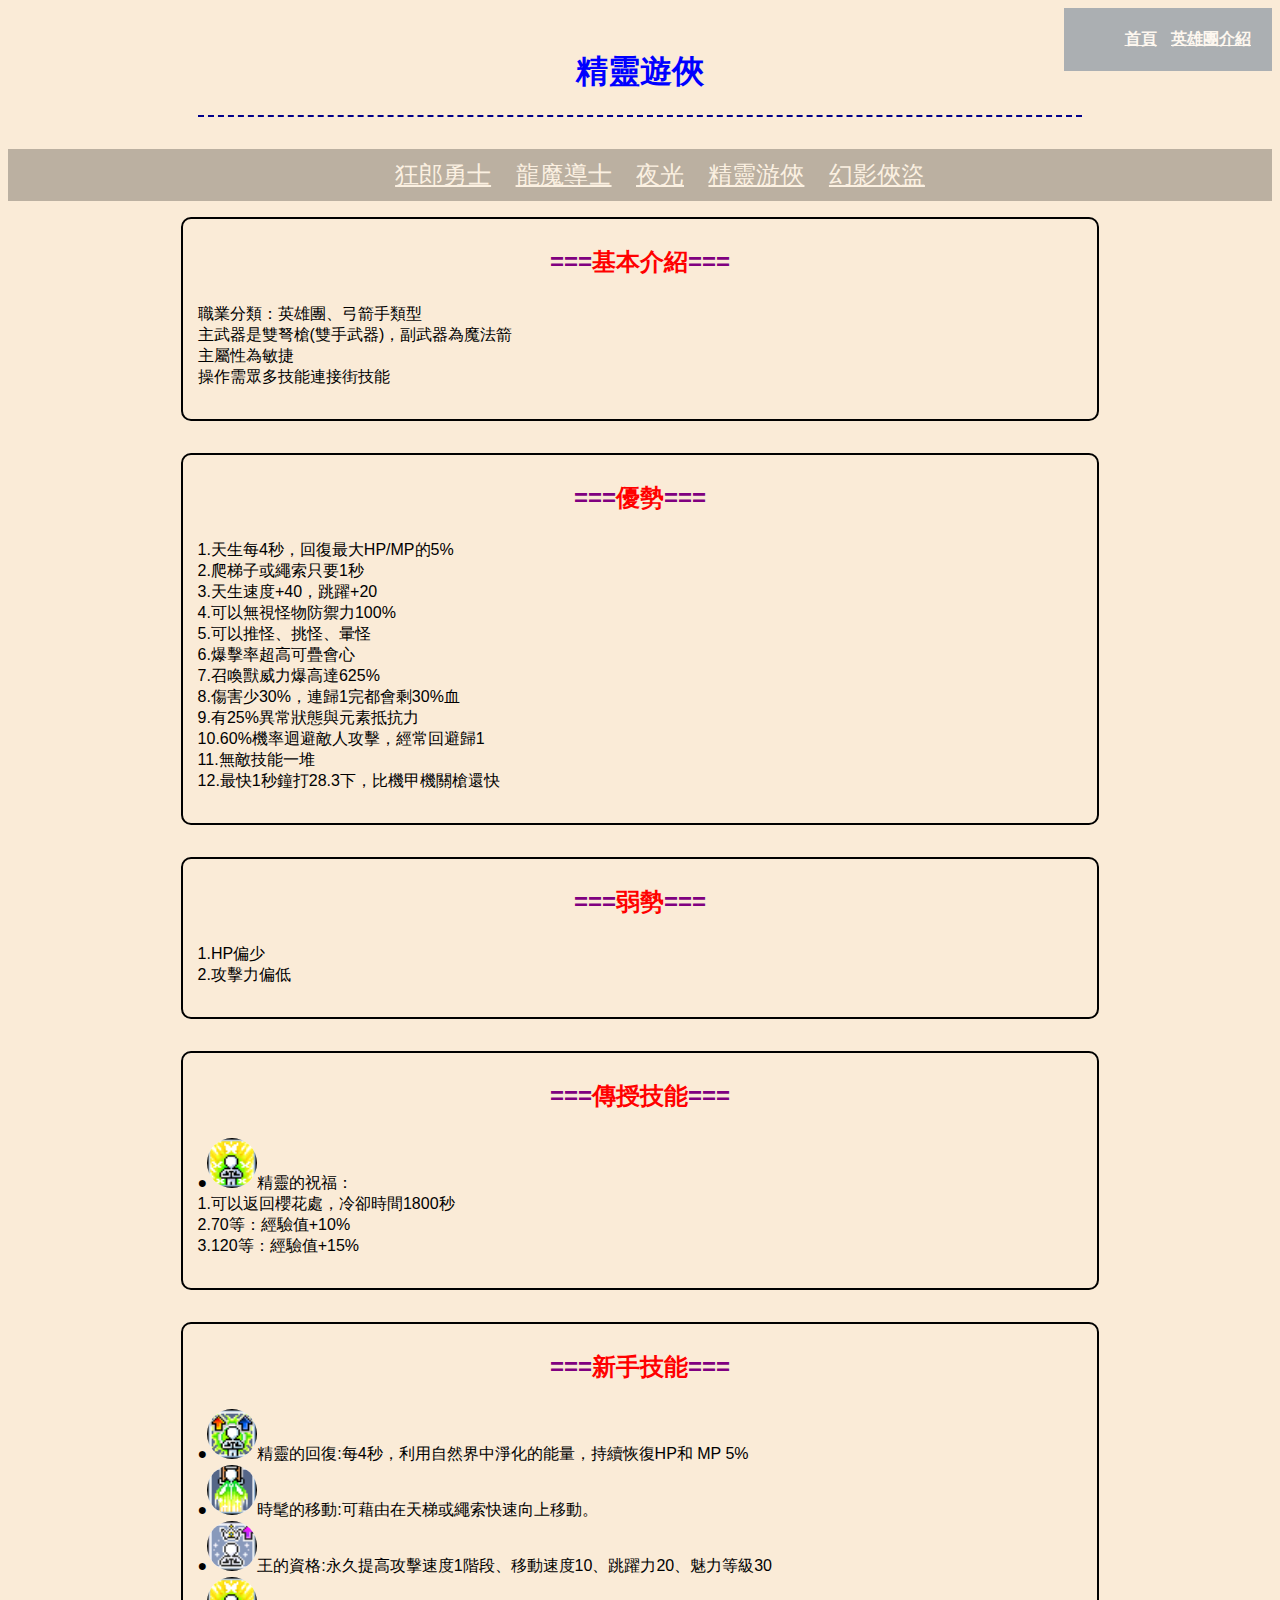
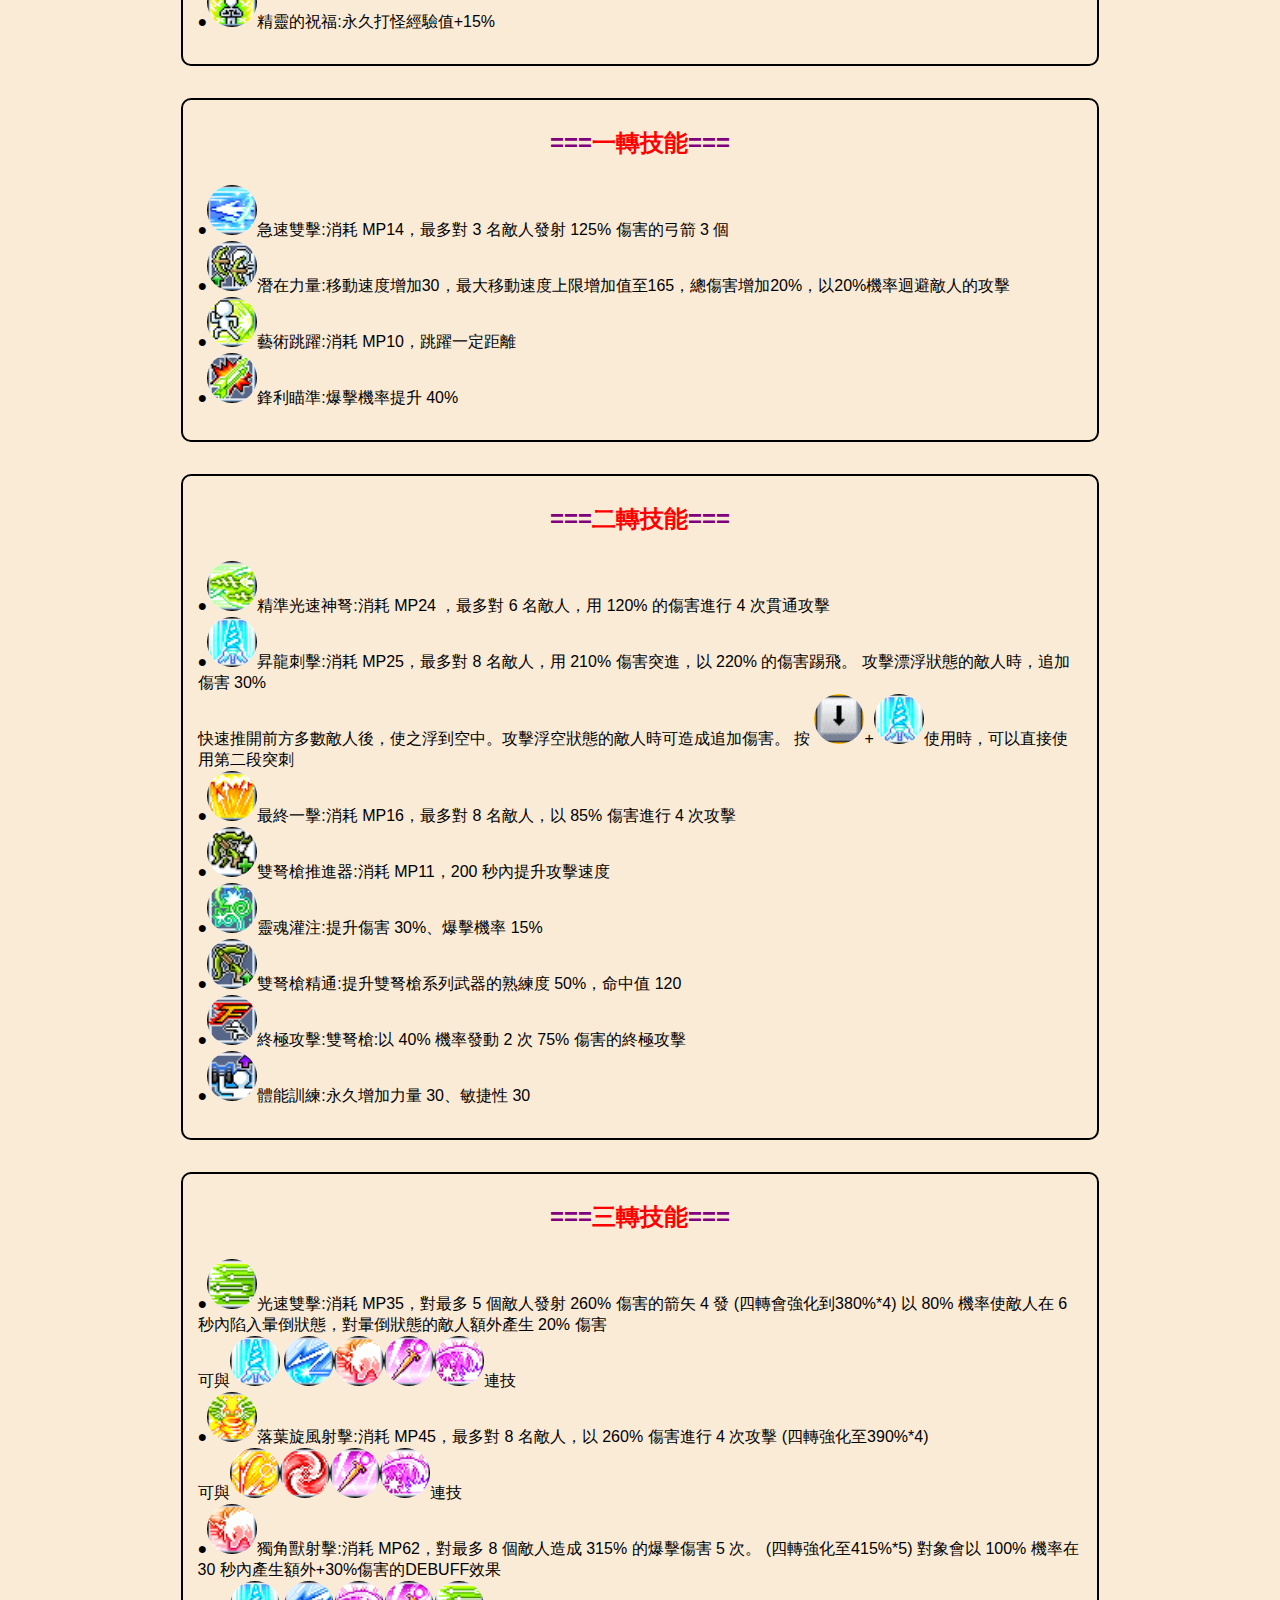
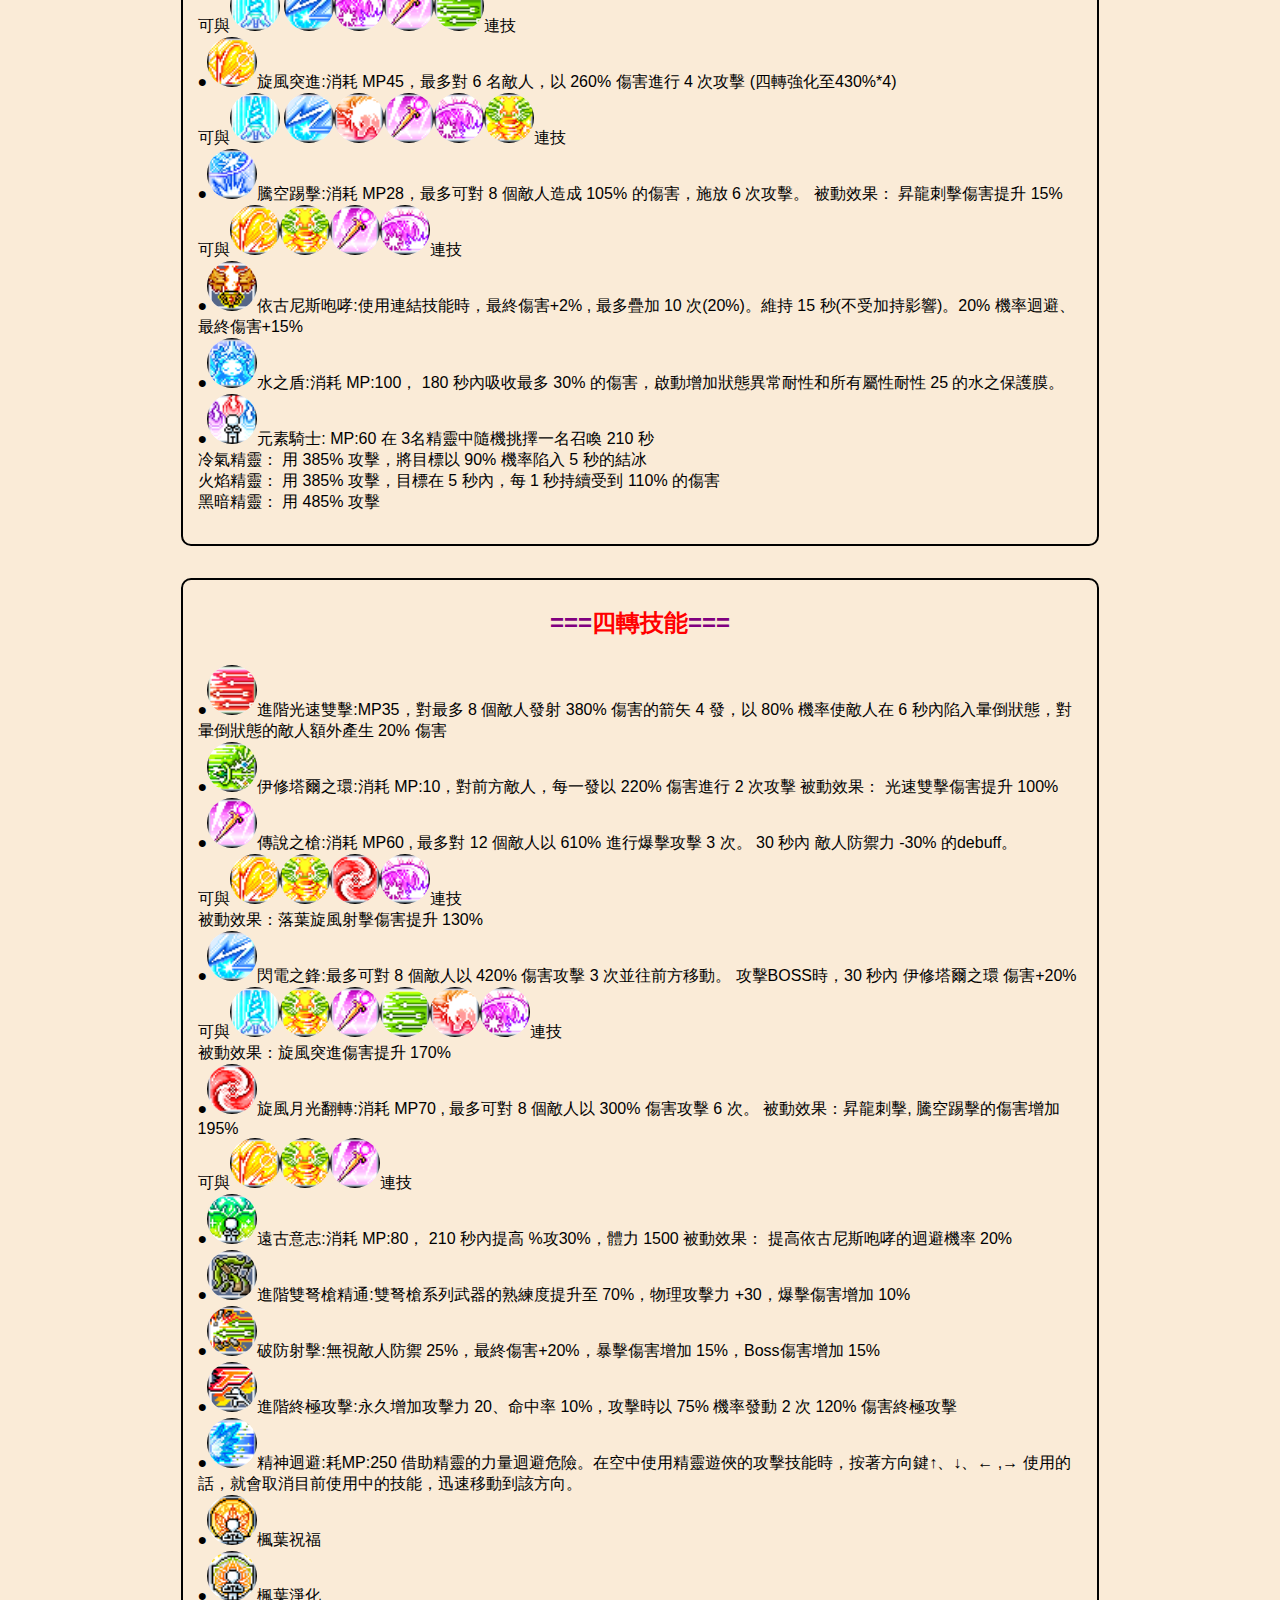
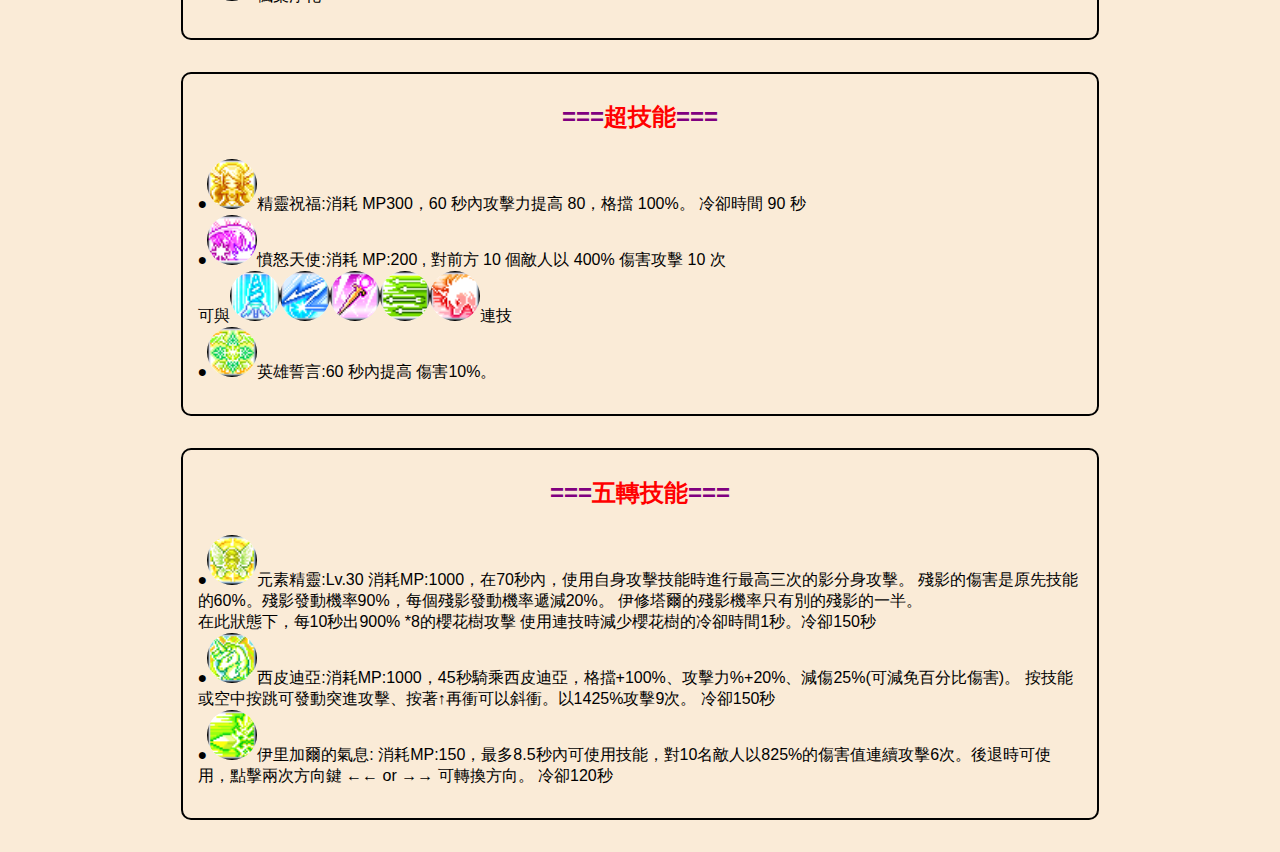
<file: 精靈遊俠.html>
<!DOCTYPE html>
<html lang="en">

<head>
    <link rel="stylesheet" href="CSS/style_CSS_Selector2.css">
    <meta charset="UTF-8">
    <meta name="viewport" content="width=device-width, initial-scale=1.0">
    <meta http-equiv="X-UA-Compatible" content="ie=edge">
    <title>新楓之谷角色介紹</title>
</head>

<body>
    <header>
        <h1>精靈遊俠</h1>


        <nav>
            <ul id="u1">
                <li><a href="index.html">首頁</a></li>
                <li><a href="狂郎勇士.html">英雄團介紹</a></li>

            </ul>

        </nav>
    </header>
    <article>
        <nav id="n1">
            <ul id="u2">
                <li><a href="狂郎勇士.html">狂郎勇士</a></li>
                <li><a href="龍魔導士.html">龍魔導士</a></li>
                <li><a href="夜光.html">夜光</a></li>
                <li><a href="精靈遊俠.html">精靈游俠</a></li>
                <li><a href="幻影俠盜.html">幻影俠盜</a></li>
            </ul>

        </nav>
        <section id="sec1">
            <h2>基本介紹</h2>

            <p>
                職業分類：英雄團、弓箭手類型
                <br>主武器是雙弩槍(雙手武器)，副武器為魔法箭
                <br>主屬性為敏捷
                <br>操作需眾多技能連接街技能
            </p>
        </section>

        <section id="sec2">
            <h2>優勢</h2>
            <p>
                1.天生每4秒，回復最大HP/MP的5%
                <br>2.爬梯子或繩索只要1秒
                <br>3.天生速度+40，跳躍+20
                <br>4.可以無視怪物防禦力100%
                <br>5.可以推怪、挑怪、暈怪
                <br>6.爆擊率超高可疊會心
                <br>7.召喚獸威力爆高達625%
                <br>8.傷害少30%，連歸1完都會剩30%血
                <br>9.有25%異常狀態與元素抵抗力
                <br>10.60%機率迴避敵人攻擊，經常回避歸1
                <br>11.無敵技能一堆
                <br>12.最快1秒鐘打28.3下，比機甲機關槍還快
            </p>

        </section>
        <section id="secˇ">
            <h2>弱勢</h2>
            <p>
                1.HP偏少
                <br>2.攻擊力偏低
            </p>


        </section>
        <section id="secˇ">
            <h2>傳授技能</h2>
            <p>
                ●<img src="img(M)/4.png" alt="Jugglypuff" width="10%" height="10%">精靈的祝福：
                <br>1.可以返回櫻花處，冷卻時間1800秒
                <br>2.70等：經驗值+10%
                <br>3.120等：經驗值+15%
            </p>


        </section>
        <section id="secˇ">
            <h2>新手技能</h2>
            <p>
                ●<img src="img(M)/1.png" alt="Jugglypuff" width="10%" height="10%">精靈的回復:每4秒，利用自然界中淨化的能量，持續恢復HP和 MP 5%
                <br>●<img src="img(M)/2.png" alt="Jugglypuff" width="10%" height="10%">時髦的移動:可藉由在天梯或繩索快速向上移動。
                <br>●<img src="img(M)/3.png" alt="Jugglypuff" width="10%" height="10%">王的資格:永久提高攻擊速度1階段、移動速度10、跳躍力20、魅力等級30
                <br>●<img src="img(M)/4.png" alt="Jugglypuff" width="10%" height="10%">精靈的祝福:永久打怪經驗值+15%
            </p>


        </section>
        <section id="secˇ">
            <h2>一轉技能</h2>
            <p>
                ●<img src="img(M)/5.png" alt="Jugglypuff" width="10%" height="10%">急速雙擊:消耗 MP14，最多對 3 名敵人發射 125% 傷害的弓箭 3 個
                <br>●<img src="img(M)/6.png" alt="Jugglypuff" width="10%" height="10%">潛在力量:移動速度增加30，最大移動速度上限增加值至165，總傷害增加20%，以20%機率迴避敵人的攻擊
                <br>●<img src="img(M)/7.png" alt="Jugglypuff" width="10%" height="10%">藝術跳躍:消耗 MP10，跳躍一定距離
                <br>●<img src="img(M)/8.png" alt="Jugglypuff" width="10%" height="10%">鋒利瞄準:爆擊機率提升 40%
            </p>


        </section>
        <section id="secˇ">
            <h2>二轉技能</h2>
            <p>
                ●<img src="img(M)/9.png" alt="Jugglypuff" width="10%" height="10%">精準光速神弩:消耗 MP24 ，最多對 6 名敵人，用 120% 的傷害進行 4 次貫通攻擊
                <br>●<img src="img(M)/10.png" alt="Jugglypuff" width="10%" height="10%">昇龍刺擊:消耗 MP25，最多對 8 名敵人，用 210% 傷害突進，以 220% 的傷害踢飛。 攻擊漂浮狀態的敵人時，追加傷害 30%
                <br>快速推開前方多數敵人後，使之浮到空中。攻擊浮空狀態的敵人時可造成追加傷害。 按
                <img src="img(M)/下.png" alt="Jugglypuff" width="10%" height="10%">+<img src="img(M)/10.png" alt="Jugglypuff" width="10%" height="10%">使用時，可以直接使用第二段突刺
                <br>●<img src="img(M)/11.png" alt="Jugglypuff" width="10%" height="10%">最終一擊:消耗 MP16，最多對 8 名敵人，以 85% 傷害進行 4 次攻擊
                <br>●<img src="img(M)/12.png" alt="Jugglypuff" width="10%" height="10%">雙弩槍推進器:消耗 MP11，200 秒內提升攻擊速度
                <br>●<img src="img(M)/13.png" alt="Jugglypuff" width="10%" height="10%">靈魂灌注:提升傷害 30%、爆擊機率 15%
                <br>●<img src="img(M)/14.png" alt="Jugglypuff" width="10%" height="10%">雙弩槍精通:提升雙弩槍系列武器的熟練度 50%，命中值 120
                <br>●<img src="img(M)/15.png" alt="Jugglypuff" width="10%" height="10%">終極攻擊:雙弩槍:以 40% 機率發動 2 次 75% 傷害的終極攻擊
                <br>●<img src="img(M)/16.png" alt="Jugglypuff" width="10%" height="10%">體能訓練:永久增加力量 30、敏捷性 30
            </p>


        </section>
        <section id="secˇ">
            <h2>三轉技能</h2>
            <p>
                ●<img src="img(M)/17.png" alt="Jugglypuff" width="10%" height="10%">光速雙擊:消耗 MP35，對最多 5 個敵人發射 260% 傷害的箭矢 4 發 (四轉會強化到380%*4) 以 80% 機率使敵人在 6 秒內陷入暈倒狀態，對暈倒狀態的敵人額外產生 20% 傷害
                <br>可與<img src="img(M)/10.png" alt="Jugglypuff" width="10%" height="10%"> <img src="img(M)/28.png" alt="Jugglypuff" width="10%" height="10%"><img src="img(M)/19.png" alt="Jugglypuff" width="10%" height="10%"><img src="img(M)/27.png" alt="Jugglypuff"
                    width="10%" height="10%"><img src="img(M)/38.png" alt="Jugglypuff" width="10%" height="10%">連技
                <br>●<img src="img(M)/18.png" alt="Jugglypuff" width="10%" height="10%">落葉旋風射擊:消耗 MP45，最多對 8 名敵人，以 260% 傷害進行 4 次攻擊 (四轉強化至390%*4)
                <br>可與<img src="img(M)/20.png" alt="Jugglypuff" width="10%" height="10%"><img src="img(M)/29.png" alt="Jugglypuff" width="10%" height="10%"><img src="img(M)/27.png" alt="Jugglypuff" width="10%" height="10%"><img src="img(M)/38.png" alt="Jugglypuff"
                    width="10%" height="10%">連技
                <br>●<img src="img(M)/19.png" alt="Jugglypuff" width="10%" height="10%">獨角獸射擊:消耗 MP62，對最多 8 個敵人造成 315% 的爆擊傷害 5 次。 (四轉強化至415%*5) 對象會以 100% 機率在 30 秒內產生額外+30%傷害的DEBUFF效果
                <br>可與<img src="img(M)/10.png" alt="Jugglypuff" width="10%" height="10%"> <img src="img(M)/28.png" alt="Jugglypuff" width="10%" height="10%"><img src="img(M)/38.png" alt="Jugglypuff" width="10%" height="10%"><img src="img(M)/27.png" alt="Jugglypuff"
                    width="10%" height="10%"><img src="img(M)/17.png" alt="Jugglypuff" width="10%" height="10%">連技
                <br>●<img src="img(M)/20.png" alt="Jugglypuff" width="10%" height="10%">旋風突進:消耗 MP45，最多對 6 名敵人，以 260% 傷害進行 4 次攻擊 (四轉強化至430%*4)
                <br>可與<img src="img(M)/10.png" alt="Jugglypuff" width="10%" height="10%"> <img src="img(M)/28.png" alt="Jugglypuff" width="10%" height="10%"><img src="img(M)/19.png" alt="Jugglypuff" width="10%" height="10%"><img src="img(M)/27.png" alt="Jugglypuff"
                    width="10%" height="10%"><img src="img(M)/38.png" alt="Jugglypuff" width="10%" height="10%"><img src="img(M)/18.png" alt="Jugglypuff" width="10%" height="10%">連技
                <br>●<img src="img(M)/21.png" alt="Jugglypuff" width="10%" height="10%">騰空踢擊:消耗 MP28，最多可對 8 個敵人造成 105% 的傷害，施放 6 次攻擊。 被動效果： 昇龍刺擊傷害提升 15%
                <br>可與<img src="img(M)/20.png" alt="Jugglypuff" width="10%" height="10%"><img src="img(M)/18.png" alt="Jugglypuff" width="10%" height="10%"><img src="img(M)/27.png" alt="Jugglypuff" width="10%" height="10%"><img src="img(M)/38.png" alt="Jugglypuff"
                    width="10%" height="10%">連技
                <br>●<img src="img(M)/22.png" alt="Jugglypuff" width="10%" height="10%">依古尼斯咆哮:使用連結技能時，最終傷害+2% , 最多疊加 10 次(20%)。維持 15 秒(不受加持影響)。20% 機率迴避、最終傷害+15%
                <br>●<img src="img(M)/23.png" alt="Jugglypuff" width="10%" height="10%">水之盾:消耗 MP:100， 180 秒內吸收最多 30% 的傷害，啟動增加狀態異常耐性和所有屬性耐性 25 的水之保護膜。
                <br>●<img src="img(M)/24.png" alt="Jugglypuff" width="10%" height="10%">元素騎士: MP:60 在 3名精靈中隨機挑擇一名召喚 210 秒
                <br>冷氣精靈： 用 385% 攻擊，將目標以 90% 機率陷入 5 秒的結冰
                <br>火焰精靈： 用 385% 攻擊，目標在 5 秒內，每 1 秒持續受到 110% 的傷害
                <br>黑暗精靈： 用 485% 攻擊

            </p>


        </section>
        <section id="secˇ">
            <h2>四轉技能</h2>
            <p>
                ●<img src="img(M)/25.png" alt="Jugglypuff" width="10%" height="10%">進階光速雙擊:MP35，對最多 8 個敵人發射 380% 傷害的箭矢 4 發，以 80% 機率使敵人在 6 秒內陷入暈倒狀態，對暈倒狀態的敵人額外產生 20% 傷害
                <br>●<img src="img(M)/26.png" alt="Jugglypuff" width="10%" height="10%">伊修塔爾之環:消耗 MP:10，對前方敵人，每一發以 220% 傷害進行 2 次攻擊 被動效果： 光速雙擊傷害提升 100%
                <br>●<img src="img(M)/27.png" alt="Jugglypuff" width="10%" height="10%">傳說之槍:消耗 MP60 , 最多對 12 個敵人以 610% 進行爆擊攻擊 3 次。 30 秒內 敵人防禦力 -30% 的debuff。
                <br>可與<img src="img(M)/20.png" alt="Jugglypuff" width="10%" height="10%"><img src="img(M)/18.png" alt="Jugglypuff" width="10%" height="10%"><img src="img(M)/29.png" alt="Jugglypuff" width="10%" height="10%"><img src="img(M)/38.png" alt="Jugglypuff"
                    width="10%" height="10%">連技
                <br>被動效果：落葉旋風射擊傷害提升 130%
                <br>●<img src="img(M)/28.png" alt="Jugglypuff" width="10%" height="10%">閃電之鋒:最多可對 8 個敵人以 420% 傷害攻擊 3 次並往前方移動。 攻擊BOSS時，30 秒內 伊修塔爾之環 傷害+20%
                <br>可與<img src="img(M)/10.png" alt="Jugglypuff" width="10%" height="10%"><img src="img(M)/18.png" alt="Jugglypuff" width="10%" height="10%"><img src="img(M)/27.png" alt="Jugglypuff" width="10%" height="10%"><img src="img(M)/17.png" alt="Jugglypuff"
                    width="10%" height="10%"><img src="img(M)/19.png" alt="Jugglypuff" width="10%" height="10%"><img src="img(M)/38.png" alt="Jugglypuff" width="10%" height="10%">連技
                <br>被動效果：旋風突進傷害提升 170%
                <br>●<img src="img(M)/29.png" alt="Jugglypuff" width="10%" height="10%">旋風月光翻轉:消耗 MP70 , 最多可對 8 個敵人以 300% 傷害攻擊 6 次。 被動效果：昇龍刺擊, 騰空踢擊的傷害增加 195%
                <br>可與<img src="img(M)/20.png" alt="Jugglypuff" width="10%" height="10%"><img src="img(M)/18.png" alt="Jugglypuff" width="10%" height="10%"><img src="img(M)/27.png" alt="Jugglypuff" width="10%" height="10%">連技
                <br>●<img src="img(M)/30.png" alt="Jugglypuff" width="10%" height="10%">遠古意志:消耗 MP:80， 210 秒內提高 %攻30%，體力 1500 被動效果： 提高依古尼斯咆哮的迴避機率 20%
                <br>●<img src="img(M)/31.png" alt="Jugglypuff" width="10%" height="10%">進階雙弩槍精通:雙弩槍系列武器的熟練度提升至 70%，物理攻擊力 +30，爆擊傷害增加 10%
                <br>●<img src="img(M)/32.png" alt="Jugglypuff" width="10%" height="10%">破防射擊:無視敵人防禦 25%，最終傷害+20%，暴擊傷害增加 15%，Boss傷害增加 15%
                <br>●<img src="img(M)/33.png" alt="Jugglypuff" width="10%" height="10%">進階終極攻擊:永久增加攻擊力 20、命中率 10%，攻擊時以 75% 機率發動 2 次 120% 傷害終極攻擊
                <br>●<img src="img(M)/34.png" alt="Jugglypuff" width="10%" height="10%">精神迴避:耗MP:250 借助精靈的力量迴避危險。在空中使用精靈遊俠的攻擊技能時，按著方向鍵↑、↓、← ,→ 使用的話，就會取消目前使用中的技能，迅速移動到該方向。
                <br>●<img src="img(M)/35.png" alt="Jugglypuff" width="10%" height="10%">楓葉祝福
                <br>●<img src="img(M)/36.png" alt="Jugglypuff" width="10%" height="10%">楓葉淨化

            </p>


        </section>
        <section id="secˇ">
            <h2>超技能</h2>
            <p>
                ●<img src="img(M)/37.png" alt="Jugglypuff" width="10%" height="10%">精靈祝福:消耗 MP300，60 秒內攻擊力提高 80，格擋 100%。 冷卻時間 90 秒
                <br>●<img src="img(M)/38.png" alt="Jugglypuff" width="10%" height="10%">憤怒天使:消耗 MP:200 , 對前方 10 個敵人以 400% 傷害攻擊 10 次
                <br>可與<img src="img(M)/10.png" alt="Jugglypuff" width="10%" height="10%"><img src="img(M)/28.png" alt="Jugglypuff" width="10%" height="10%"><img src="img(M)/27.png" alt="Jugglypuff" width="10%" height="10%"><img src="img(M)/17.png" alt="Jugglypuff"
                    width="10%" height="10%"><img src="img(M)/19.png" alt="Jugglypuff" width="10%" height="10%">連技
                <br>●<img src="img(M)/39.png" alt="Jugglypuff" width="10%" height="10%">英雄誓言:60 秒內提高 傷害10%。

            </p>


        </section>
        <section id="secˇ">
            <h2>五轉技能</h2>
            <p>
                ●<img src="img(M)/40.png" alt="Jugglypuff" width="10%" height="10%">元素精靈:Lv.30 消耗MP:1000，在70秒內，使用自身攻擊技能時進行最高三次的影分身攻擊。 殘影的傷害是原先技能的60%。殘影發動機率90%，每個殘影發動機率遞減20%。 伊修塔爾的殘影機率只有別的殘影的一半。
                <br>在此狀態下，每10秒出900% *8的櫻花樹攻擊 使用連技時減少櫻花樹的冷卻時間1秒。冷卻150秒
                <br>●<img src="img(M)/41.png" alt="Jugglypuff" width="10%" height="10%">西皮迪亞:消耗MP:1000，45秒騎乘西皮迪亞，格擋+100%、攻擊力%+20%、減傷25%(可減免百分比傷害)。 按技能或空中按跳可發動突進攻擊、按著↑再衝可以斜衝。以1425%攻擊9次。 冷卻150秒
                <br>●<img src="img(M)/42.png" alt="Jugglypuff" width="10%" height="10%">伊里加爾的氣息: 消耗MP:150，最多8.5秒內可使用技能，對10名敵人以825%的傷害值連續攻擊6次。後退時可使用，點擊兩次方向鍵 ←← or →→ 可轉換方向。 冷卻120秒
            </p>


        </section>
</body>

</html>
</file>
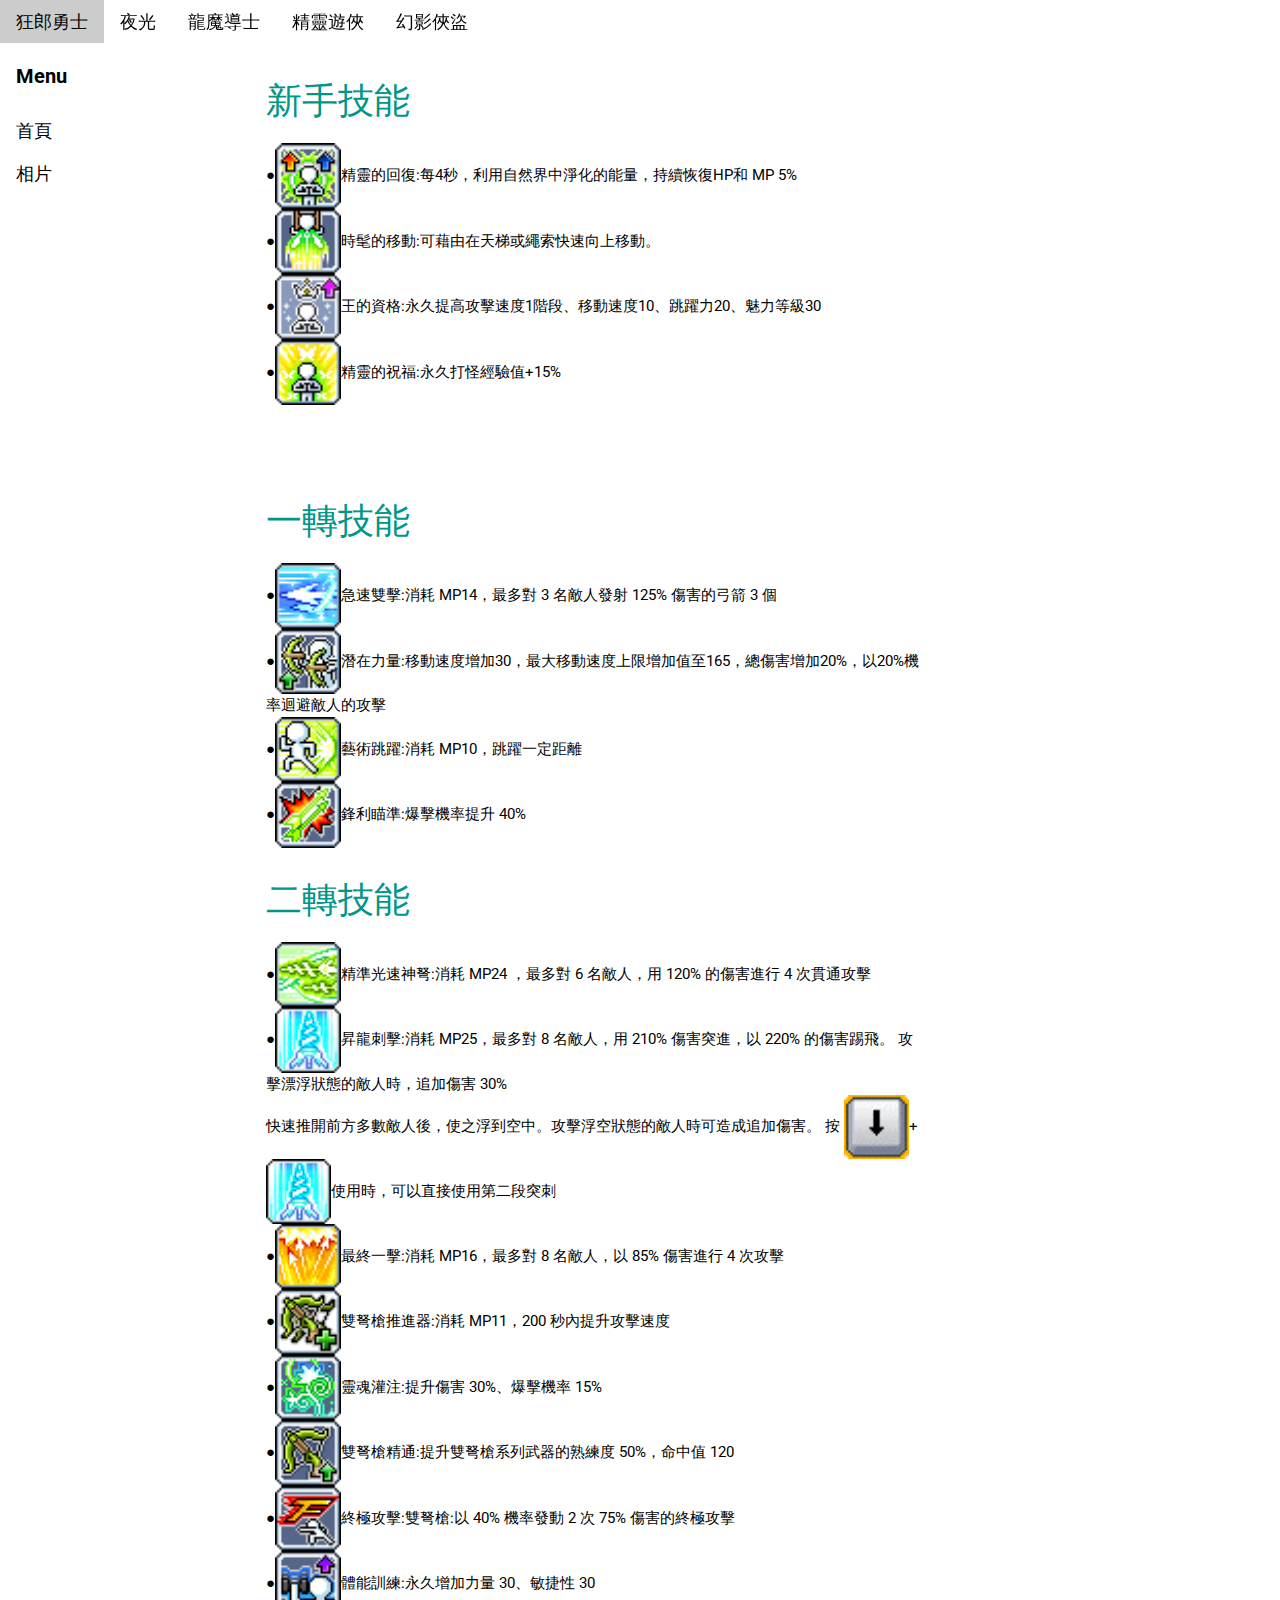
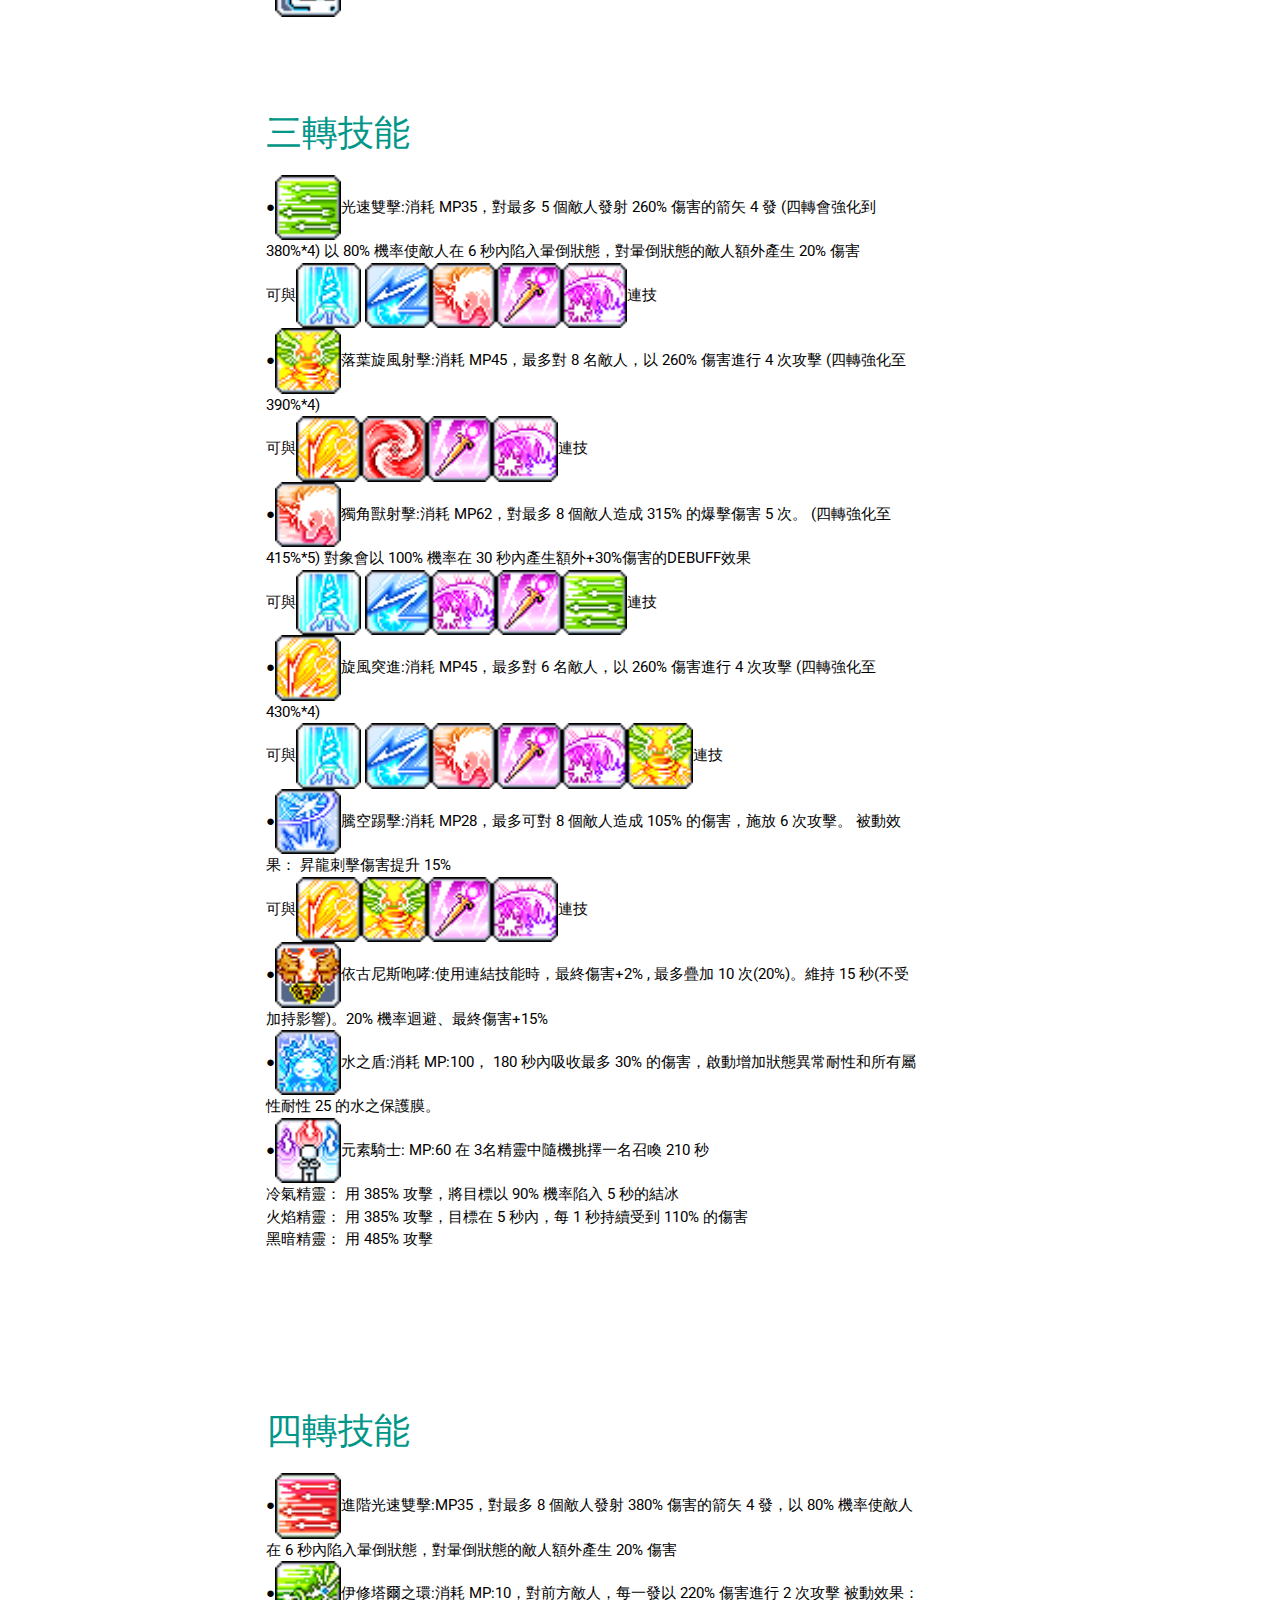
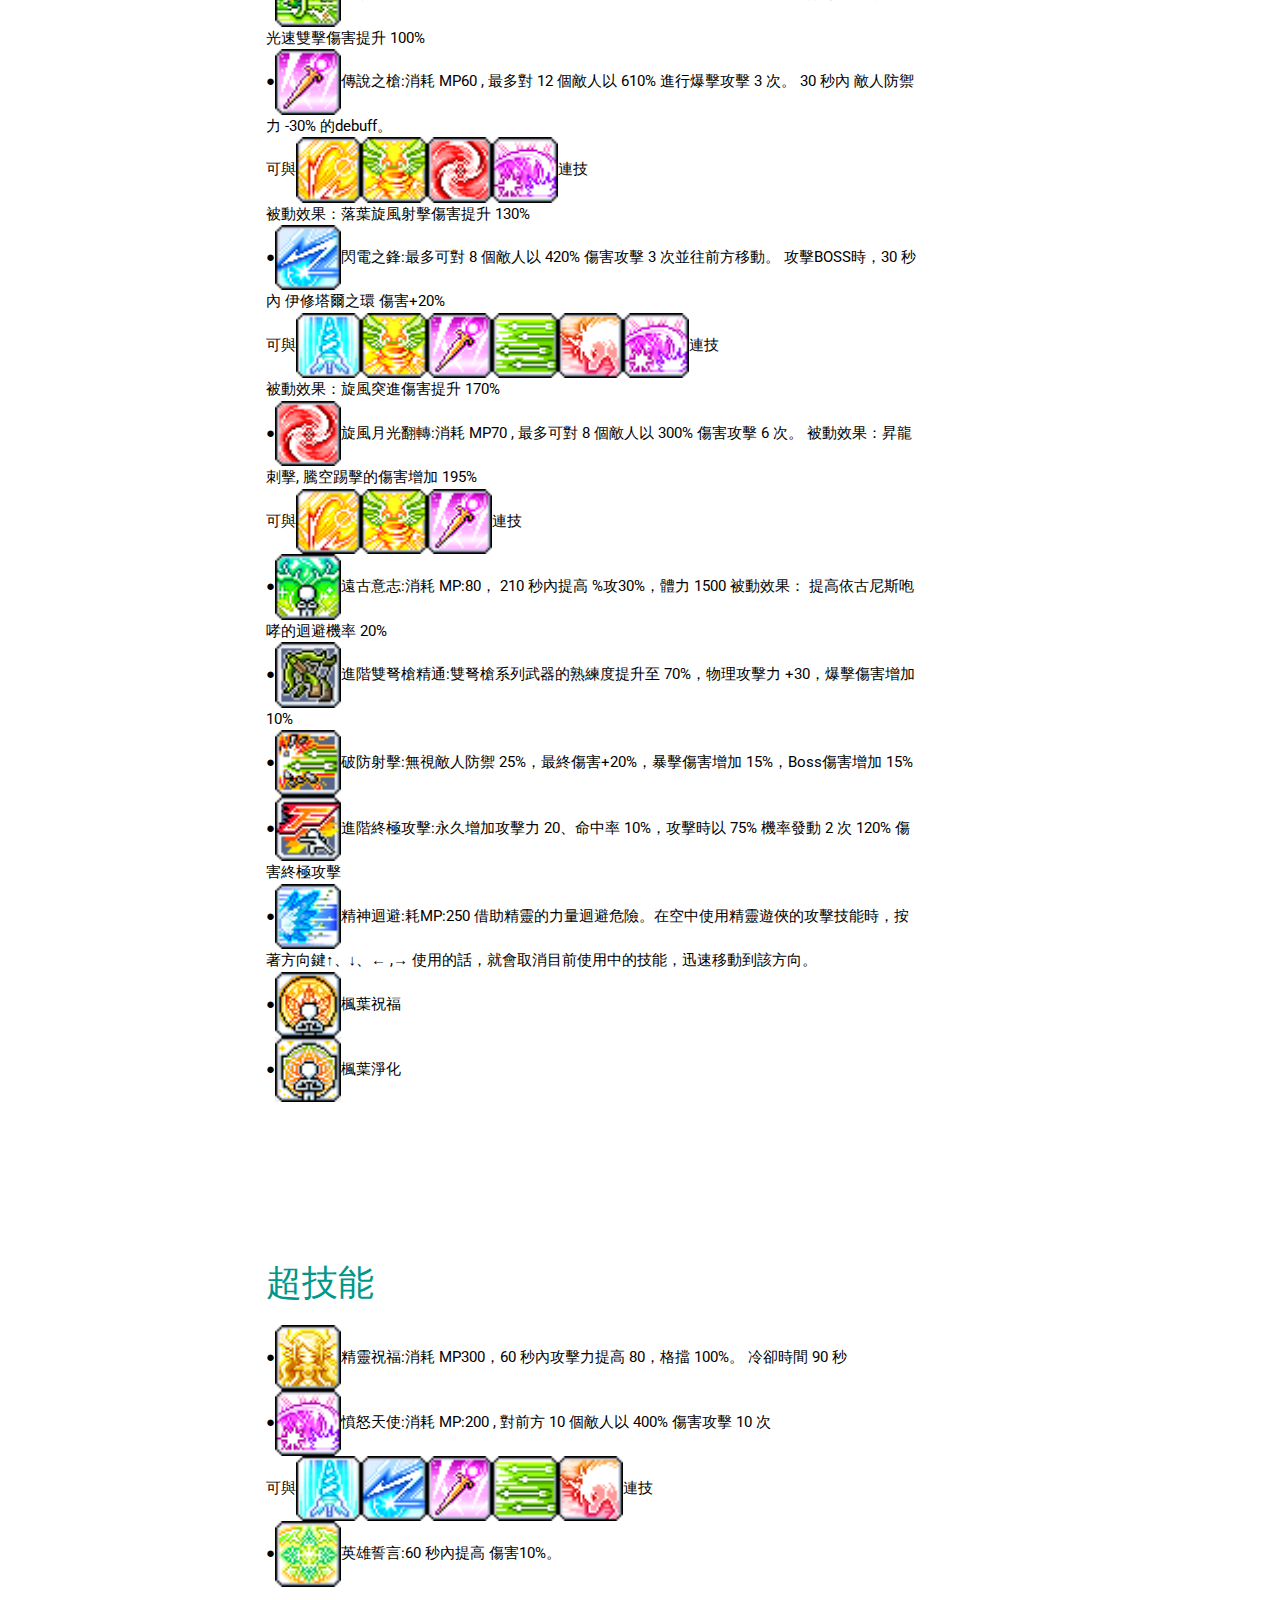
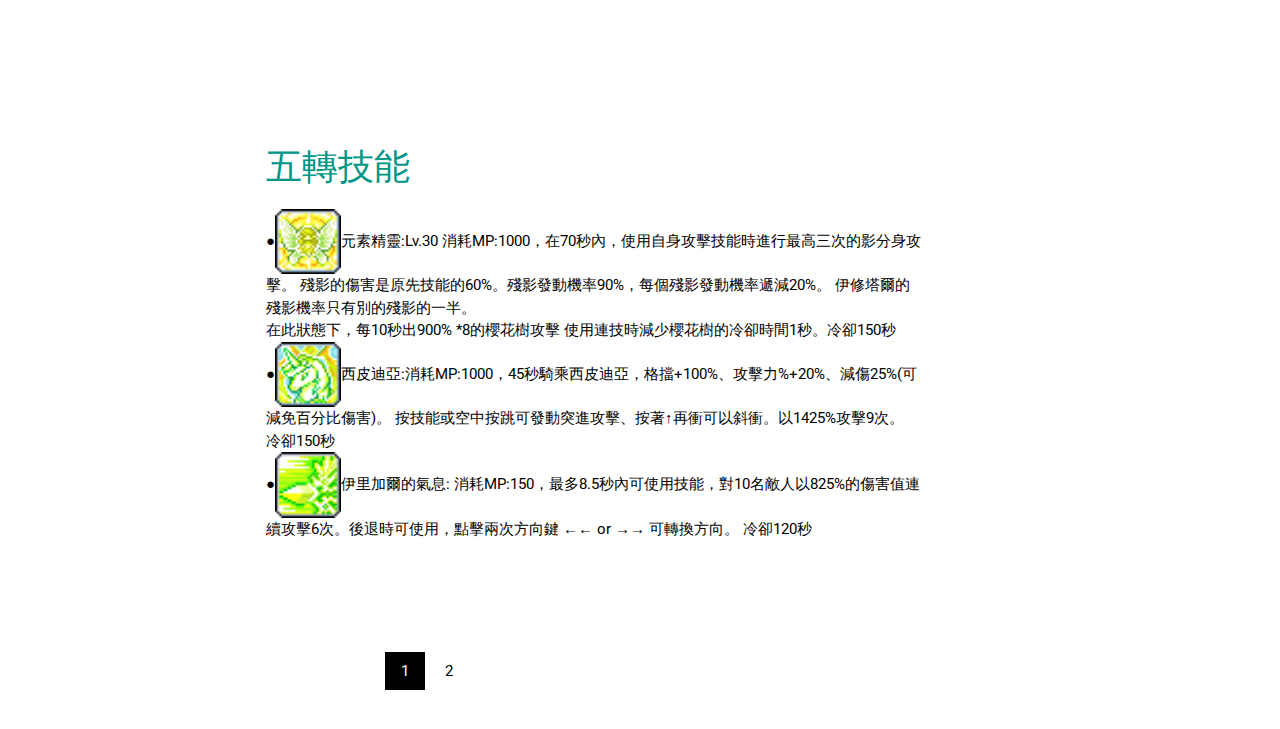
<file: 精靈遊俠1.html>
<!DOCTYPE html>
<html lang="en">
<title>精靈遊俠</title>
<meta charset="UTF-8">
<meta name="viewport" content="width=device-width, initial-scale=1">
<link rel="stylesheet" href="https://www.w3schools.com/w3css/4/w3.css">
<link rel="stylesheet" href="https://www.w3schools.com/lib/w3-theme-black.css">
<link rel="stylesheet" href="https://fonts.googleapis.com/css?family=Roboto">
<link rel="stylesheet" href="https://cdnjs.cloudflare.com/ajax/libs/font-awesome/4.7.0/css/font-awesome.min.css">
<style>
    html,
    body,
    h1,
    h2,
    h3,
    h4,
    h5,
    h6 {
        font-family: "Roboto", sans-serif;
    }
    
    .w3-sidebar {
        z-index: 3;
        width: 250px;
        top: 43px;
        bottom: 0;
        height: inherit;
    }
</style>

<body>

    <!-- Navbar -->
    <div class="w3-top">
        <div class="w3-bar w3-theme w3-top w3-left-align w3-large">
            <a class="w3-bar-item w3-button w3-right w3-hide-large w3-hover-white w3-large w3-theme-l1" href="javascript:void(0)" onclick="w3_open()"><i class="fa fa-bars"></i></a>
            <a href="狂郎勇士.html" class="w3-bar-item w3-button w3-theme-l1">狂郎勇士</a>
            <a href="夜光.html" class="w3-bar-item w3-button w3-hide-small w3-hover-white">夜光</a>
            <a href="龍魔導士.html" class="w3-bar-item w3-button w3-hide-small w3-hover-white">龍魔導士</a>
            <a href="精靈遊俠.html" class="w3-bar-item w3-button w3-hide-small w3-hover-white">精靈遊俠</a>
            <a href="幻影俠盜.html" class="w3-bar-item w3-button w3-hide-small w3-hover-white">幻影俠盜</a>
        </div>
    </div>

    <!-- Sidebar -->
    <nav class="w3-sidebar w3-bar-block w3-collapse w3-large w3-theme-l5 w3-animate-left" id="mySidebar">
        <a href="javascript:void(0)" onclick="w3_close()" class="w3-right w3-xlarge w3-padding-large w3-hover-black w3-hide-large" title="Close Menu">
            <i class="fa fa-remove"></i>
        </a>
        <h4 class="w3-bar-item"><b>Menu</b></h4>
        <a class="w3-bar-item w3-button w3-hover-black" href="index.html">首頁</a>
        <a class="w3-bar-item w3-button w3-hover-black" href="1111.html">相片</a>
    </nav>

    <!-- Overlay effect when opening sidebar on small screens -->
    <div class="w3-overlay w3-hide-large" onclick="w3_close()" style="cursor:pointer" title="close side menu" id="myOverlay"></div>

    <!-- Main content: shift it to the right by 250 pixels when the sidebar is visible -->
    <div class="w3-main" style="margin-left:250px">

        <div class="w3-row w3-padding-64">
            <div class="w3-twothird w3-container">
                <h1 class="w3-text-teal">新手技能</h1>
                <p>
                    ●<img src="img(M)/1.png" alt="Jugglypuff" width="10%" height="10%">精靈的回復:每4秒，利用自然界中淨化的能量，持續恢復HP和 MP 5%
                    <br>●<img src="img(M)/2.png" alt="Jugglypuff" width="10%" height="10%">時髦的移動:可藉由在天梯或繩索快速向上移動。
                    <br>●<img src="img(M)/3.png" alt="Jugglypuff" width="10%" height="10%">王的資格:永久提高攻擊速度1階段、移動速度10、跳躍力20、魅力等級30
                    <br>●<img src="img(M)/4.png" alt="Jugglypuff" width="10%" height="10%">精靈的祝福:永久打怪經驗值+15%
                </p>
            </div>
            <div class="w3-third w3-container">
            </div>
        </div>

        <div class="w3-row">
            <div class="w3-twothird w3-container">
                <h1 class="w3-text-teal">一轉技能</h1>
                <p>
                    ●<img src="img(M)/5.png" alt="Jugglypuff" width="10%" height="10%">急速雙擊:消耗 MP14，最多對 3 名敵人發射 125% 傷害的弓箭 3 個
                    <br>●<img src="img(M)/6.png" alt="Jugglypuff" width="10%" height="10%">潛在力量:移動速度增加30，最大移動速度上限增加值至165，總傷害增加20%，以20%機率迴避敵人的攻擊
                    <br>●<img src="img(M)/7.png" alt="Jugglypuff" width="10%" height="10%">藝術跳躍:消耗 MP10，跳躍一定距離
                    <br>●<img src="img(M)/8.png" alt="Jugglypuff" width="10%" height="10%">鋒利瞄準:爆擊機率提升 40%
                </p>
            </div>
            <div class="w3-third w3-container">
            </div>
        </div>
        <div class="w3-row">
            <div class="w3-twothird w3-container">
                <h1 class="w3-text-teal">二轉技能</h1>
                <p>
                    ●<img src="img(M)/9.png" alt="Jugglypuff" width="10%" height="10%">精準光速神弩:消耗 MP24 ，最多對 6 名敵人，用 120% 的傷害進行 4 次貫通攻擊
                    <br>●<img src="img(M)/10.png" alt="Jugglypuff" width="10%" height="10%">昇龍刺擊:消耗 MP25，最多對 8 名敵人，用 210% 傷害突進，以 220% 的傷害踢飛。 攻擊漂浮狀態的敵人時，追加傷害 30%
                    <br>快速推開前方多數敵人後，使之浮到空中。攻擊浮空狀態的敵人時可造成追加傷害。 按
                    <img src="img(M)/下.png" alt="Jugglypuff" width="10%" height="10%">+<img src="img(M)/10.png" alt="Jugglypuff" width="10%" height="10%">使用時，可以直接使用第二段突刺
                    <br>●<img src="img(M)/11.png" alt="Jugglypuff" width="10%" height="10%">最終一擊:消耗 MP16，最多對 8 名敵人，以 85% 傷害進行 4 次攻擊
                    <br>●<img src="img(M)/12.png" alt="Jugglypuff" width="10%" height="10%">雙弩槍推進器:消耗 MP11，200 秒內提升攻擊速度
                    <br>●<img src="img(M)/13.png" alt="Jugglypuff" width="10%" height="10%">靈魂灌注:提升傷害 30%、爆擊機率 15%
                    <br>●<img src="img(M)/14.png" alt="Jugglypuff" width="10%" height="10%">雙弩槍精通:提升雙弩槍系列武器的熟練度 50%，命中值 120
                    <br>●<img src="img(M)/15.png" alt="Jugglypuff" width="10%" height="10%">終極攻擊:雙弩槍:以 40% 機率發動 2 次 75% 傷害的終極攻擊
                    <br>●<img src="img(M)/16.png" alt="Jugglypuff" width="10%" height="10%">體能訓練:永久增加力量 30、敏捷性 30
                </p>

            </div>
            <div class="w3-third w3-container">
            </div>
        </div>
        <div class="w3-row w3-padding-64">
            <div class="w3-twothird w3-container">
                <h1 class="w3-text-teal">三轉技能</h1>
                <p>
                    ●<img src="img(M)/17.png" alt="Jugglypuff" width="10%" height="10%">光速雙擊:消耗 MP35，對最多 5 個敵人發射 260% 傷害的箭矢 4 發 (四轉會強化到380%*4) 以 80% 機率使敵人在 6 秒內陷入暈倒狀態，對暈倒狀態的敵人額外產生 20% 傷害
                    <br>可與<img src="img(M)/10.png" alt="Jugglypuff" width="10%" height="10%"> <img src="img(M)/28.png" alt="Jugglypuff" width="10%" height="10%"><img src="img(M)/19.png" alt="Jugglypuff" width="10%" height="10%"><img src="img(M)/27.png"
                        alt="Jugglypuff" width="10%" height="10%"><img src="img(M)/38.png" alt="Jugglypuff" width="10%" height="10%">連技
                    <br>●<img src="img(M)/18.png" alt="Jugglypuff" width="10%" height="10%">落葉旋風射擊:消耗 MP45，最多對 8 名敵人，以 260% 傷害進行 4 次攻擊 (四轉強化至390%*4)
                    <br>可與<img src="img(M)/20.png" alt="Jugglypuff" width="10%" height="10%"><img src="img(M)/29.png" alt="Jugglypuff" width="10%" height="10%"><img src="img(M)/27.png" alt="Jugglypuff" width="10%" height="10%"><img src="img(M)/38.png"
                        alt="Jugglypuff" width="10%" height="10%">連技
                    <br>●<img src="img(M)/19.png" alt="Jugglypuff" width="10%" height="10%">獨角獸射擊:消耗 MP62，對最多 8 個敵人造成 315% 的爆擊傷害 5 次。 (四轉強化至415%*5) 對象會以 100% 機率在 30 秒內產生額外+30%傷害的DEBUFF效果
                    <br>可與<img src="img(M)/10.png" alt="Jugglypuff" width="10%" height="10%"> <img src="img(M)/28.png" alt="Jugglypuff" width="10%" height="10%"><img src="img(M)/38.png" alt="Jugglypuff" width="10%" height="10%"><img src="img(M)/27.png"
                        alt="Jugglypuff" width="10%" height="10%"><img src="img(M)/17.png" alt="Jugglypuff" width="10%" height="10%">連技
                    <br>●<img src="img(M)/20.png" alt="Jugglypuff" width="10%" height="10%">旋風突進:消耗 MP45，最多對 6 名敵人，以 260% 傷害進行 4 次攻擊 (四轉強化至430%*4)
                    <br>可與<img src="img(M)/10.png" alt="Jugglypuff" width="10%" height="10%"> <img src="img(M)/28.png" alt="Jugglypuff" width="10%" height="10%"><img src="img(M)/19.png" alt="Jugglypuff" width="10%" height="10%"><img src="img(M)/27.png"
                        alt="Jugglypuff" width="10%" height="10%"><img src="img(M)/38.png" alt="Jugglypuff" width="10%" height="10%"><img src="img(M)/18.png" alt="Jugglypuff" width="10%" height="10%">連技
                    <br>●<img src="img(M)/21.png" alt="Jugglypuff" width="10%" height="10%">騰空踢擊:消耗 MP28，最多可對 8 個敵人造成 105% 的傷害，施放 6 次攻擊。 被動效果： 昇龍刺擊傷害提升 15%
                    <br>可與<img src="img(M)/20.png" alt="Jugglypuff" width="10%" height="10%"><img src="img(M)/18.png" alt="Jugglypuff" width="10%" height="10%"><img src="img(M)/27.png" alt="Jugglypuff" width="10%" height="10%"><img src="img(M)/38.png"
                        alt="Jugglypuff" width="10%" height="10%">連技
                    <br>●<img src="img(M)/22.png" alt="Jugglypuff" width="10%" height="10%">依古尼斯咆哮:使用連結技能時，最終傷害+2% , 最多疊加 10 次(20%)。維持 15 秒(不受加持影響)。20% 機率迴避、最終傷害+15%
                    <br>●<img src="img(M)/23.png" alt="Jugglypuff" width="10%" height="10%">水之盾:消耗 MP:100， 180 秒內吸收最多 30% 的傷害，啟動增加狀態異常耐性和所有屬性耐性 25 的水之保護膜。
                    <br>●<img src="img(M)/24.png" alt="Jugglypuff" width="10%" height="10%">元素騎士: MP:60 在 3名精靈中隨機挑擇一名召喚 210 秒
                    <br>冷氣精靈： 用 385% 攻擊，將目標以 90% 機率陷入 5 秒的結冰
                    <br>火焰精靈： 用 385% 攻擊，目標在 5 秒內，每 1 秒持續受到 110% 的傷害
                    <br>黑暗精靈： 用 485% 攻擊

                </p>
            </div>
            <div class="w3-third w3-container">
            </div>
        </div>
        <div class="w3-row w3-padding-64">
            <div class="w3-twothird w3-container">
                <h1 class="w3-text-teal">四轉技能</h1>
                <p>
                    ●<img src="img(M)/25.png" alt="Jugglypuff" width="10%" height="10%">進階光速雙擊:MP35，對最多 8 個敵人發射 380% 傷害的箭矢 4 發，以 80% 機率使敵人在 6 秒內陷入暈倒狀態，對暈倒狀態的敵人額外產生 20% 傷害
                    <br>●<img src="img(M)/26.png" alt="Jugglypuff" width="10%" height="10%">伊修塔爾之環:消耗 MP:10，對前方敵人，每一發以 220% 傷害進行 2 次攻擊 被動效果： 光速雙擊傷害提升 100%
                    <br>●<img src="img(M)/27.png" alt="Jugglypuff" width="10%" height="10%">傳說之槍:消耗 MP60 , 最多對 12 個敵人以 610% 進行爆擊攻擊 3 次。 30 秒內 敵人防禦力 -30% 的debuff。
                    <br>可與<img src="img(M)/20.png" alt="Jugglypuff" width="10%" height="10%"><img src="img(M)/18.png" alt="Jugglypuff" width="10%" height="10%"><img src="img(M)/29.png" alt="Jugglypuff" width="10%" height="10%"><img src="img(M)/38.png"
                        alt="Jugglypuff" width="10%" height="10%">連技
                    <br>被動效果：落葉旋風射擊傷害提升 130%
                    <br>●<img src="img(M)/28.png" alt="Jugglypuff" width="10%" height="10%">閃電之鋒:最多可對 8 個敵人以 420% 傷害攻擊 3 次並往前方移動。 攻擊BOSS時，30 秒內 伊修塔爾之環 傷害+20%
                    <br>可與<img src="img(M)/10.png" alt="Jugglypuff" width="10%" height="10%"><img src="img(M)/18.png" alt="Jugglypuff" width="10%" height="10%"><img src="img(M)/27.png" alt="Jugglypuff" width="10%" height="10%"><img src="img(M)/17.png"
                        alt="Jugglypuff" width="10%" height="10%"><img src="img(M)/19.png" alt="Jugglypuff" width="10%" height="10%"><img src="img(M)/38.png" alt="Jugglypuff" width="10%" height="10%">連技
                    <br>被動效果：旋風突進傷害提升 170%
                    <br>●<img src="img(M)/29.png" alt="Jugglypuff" width="10%" height="10%">旋風月光翻轉:消耗 MP70 , 最多可對 8 個敵人以 300% 傷害攻擊 6 次。 被動效果：昇龍刺擊, 騰空踢擊的傷害增加 195%
                    <br>可與<img src="img(M)/20.png" alt="Jugglypuff" width="10%" height="10%"><img src="img(M)/18.png" alt="Jugglypuff" width="10%" height="10%"><img src="img(M)/27.png" alt="Jugglypuff" width="10%" height="10%">連技
                    <br>●<img src="img(M)/30.png" alt="Jugglypuff" width="10%" height="10%">遠古意志:消耗 MP:80， 210 秒內提高 %攻30%，體力 1500 被動效果： 提高依古尼斯咆哮的迴避機率 20%
                    <br>●<img src="img(M)/31.png" alt="Jugglypuff" width="10%" height="10%">進階雙弩槍精通:雙弩槍系列武器的熟練度提升至 70%，物理攻擊力 +30，爆擊傷害增加 10%
                    <br>●<img src="img(M)/32.png" alt="Jugglypuff" width="10%" height="10%">破防射擊:無視敵人防禦 25%，最終傷害+20%，暴擊傷害增加 15%，Boss傷害增加 15%
                    <br>●<img src="img(M)/33.png" alt="Jugglypuff" width="10%" height="10%">進階終極攻擊:永久增加攻擊力 20、命中率 10%，攻擊時以 75% 機率發動 2 次 120% 傷害終極攻擊
                    <br>●<img src="img(M)/34.png" alt="Jugglypuff" width="10%" height="10%">精神迴避:耗MP:250 借助精靈的力量迴避危險。在空中使用精靈遊俠的攻擊技能時，按著方向鍵↑、↓、← ,→ 使用的話，就會取消目前使用中的技能，迅速移動到該方向。
                    <br>●<img src="img(M)/35.png" alt="Jugglypuff" width="10%" height="10%">楓葉祝福
                    <br>●<img src="img(M)/36.png" alt="Jugglypuff" width="10%" height="10%">楓葉淨化

                </p>
            </div>
            <div class="w3-third w3-container">
            </div>
        </div>
        <div class="w3-row w3-padding-64">
            <div class="w3-twothird w3-container">
                <h1 class="w3-text-teal">超技能</h1>
                <p>
                    ●<img src="img(M)/37.png" alt="Jugglypuff" width="10%" height="10%">精靈祝福:消耗 MP300，60 秒內攻擊力提高 80，格擋 100%。 冷卻時間 90 秒
                    <br>●<img src="img(M)/38.png" alt="Jugglypuff" width="10%" height="10%">憤怒天使:消耗 MP:200 , 對前方 10 個敵人以 400% 傷害攻擊 10 次
                    <br>可與<img src="img(M)/10.png" alt="Jugglypuff" width="10%" height="10%"><img src="img(M)/28.png" alt="Jugglypuff" width="10%" height="10%"><img src="img(M)/27.png" alt="Jugglypuff" width="10%" height="10%"><img src="img(M)/17.png"
                        alt="Jugglypuff" width="10%" height="10%"><img src="img(M)/19.png" alt="Jugglypuff" width="10%" height="10%">連技
                    <br>●<img src="img(M)/39.png" alt="Jugglypuff" width="10%" height="10%">英雄誓言:60 秒內提高 傷害10%。

                </p>
            </div>
            <div class="w3-third w3-container">
            </div>
        </div>
        <div class="w3-row w3-padding-64">
            <div class="w3-twothird w3-container">
                <h1 class="w3-text-teal">五轉技能</h1>
                <p>
                    ●<img src="img(M)/40.png" alt="Jugglypuff" width="10%" height="10%">元素精靈:Lv.30 消耗MP:1000，在70秒內，使用自身攻擊技能時進行最高三次的影分身攻擊。 殘影的傷害是原先技能的60%。殘影發動機率90%，每個殘影發動機率遞減20%。 伊修塔爾的殘影機率只有別的殘影的一半。
                    <br>在此狀態下，每10秒出900% *8的櫻花樹攻擊 使用連技時減少櫻花樹的冷卻時間1秒。冷卻150秒
                    <br>●<img src="img(M)/41.png" alt="Jugglypuff" width="10%" height="10%">西皮迪亞:消耗MP:1000，45秒騎乘西皮迪亞，格擋+100%、攻擊力%+20%、減傷25%(可減免百分比傷害)。 按技能或空中按跳可發動突進攻擊、按著↑再衝可以斜衝。以1425%攻擊9次。 冷卻150秒
                    <br>●<img src="img(M)/42.png" alt="Jugglypuff" width="10%" height="10%">伊里加爾的氣息: 消耗MP:150，最多8.5秒內可使用技能，對10名敵人以825%的傷害值連續攻擊6次。後退時可使用，點擊兩次方向鍵 ←← or →→ 可轉換方向。 冷卻120秒
                </p>
            </div>
            <div class="w3-third w3-container">
            </div>
        </div>
    </div>
    <div class="w3-third w3-container">
    </div>
    </div>
    <div class="w3-row">
        <div class="w3-twothird w3-container">
            <!-- Pagination -->
            <div class="w3-center w3-padding-32">
                <div class="w3-bar">
                    <a class="w3-button w3-black" href="精靈遊俠.html">1</a>
                    <a class="w3-button w3-hover-black" href="精靈遊俠1.html">2</a>
                </div>
            </div>



        </div>

        <script>
            // Get the Sidebar
            var mySidebar = document.getElementById("mySidebar");

            // Get the DIV with overlay effect
            var overlayBg = document.getElementById("myOverlay");

            // Toggle between showing and hiding the sidebar, and add overlay effect
            function w3_open() {
                if (mySidebar.style.display === 'block') {
                    mySidebar.style.display = 'none';
                    overlayBg.style.display = "none";
                } else {
                    mySidebar.style.display = 'block';
                    overlayBg.style.display = "block";
                }
            }

            // Close the sidebar with the close button
            function w3_close() {
                mySidebar.style.display = "none";
                overlayBg.style.display = "none";
            }
        </script>

</body>

</html>
</file>
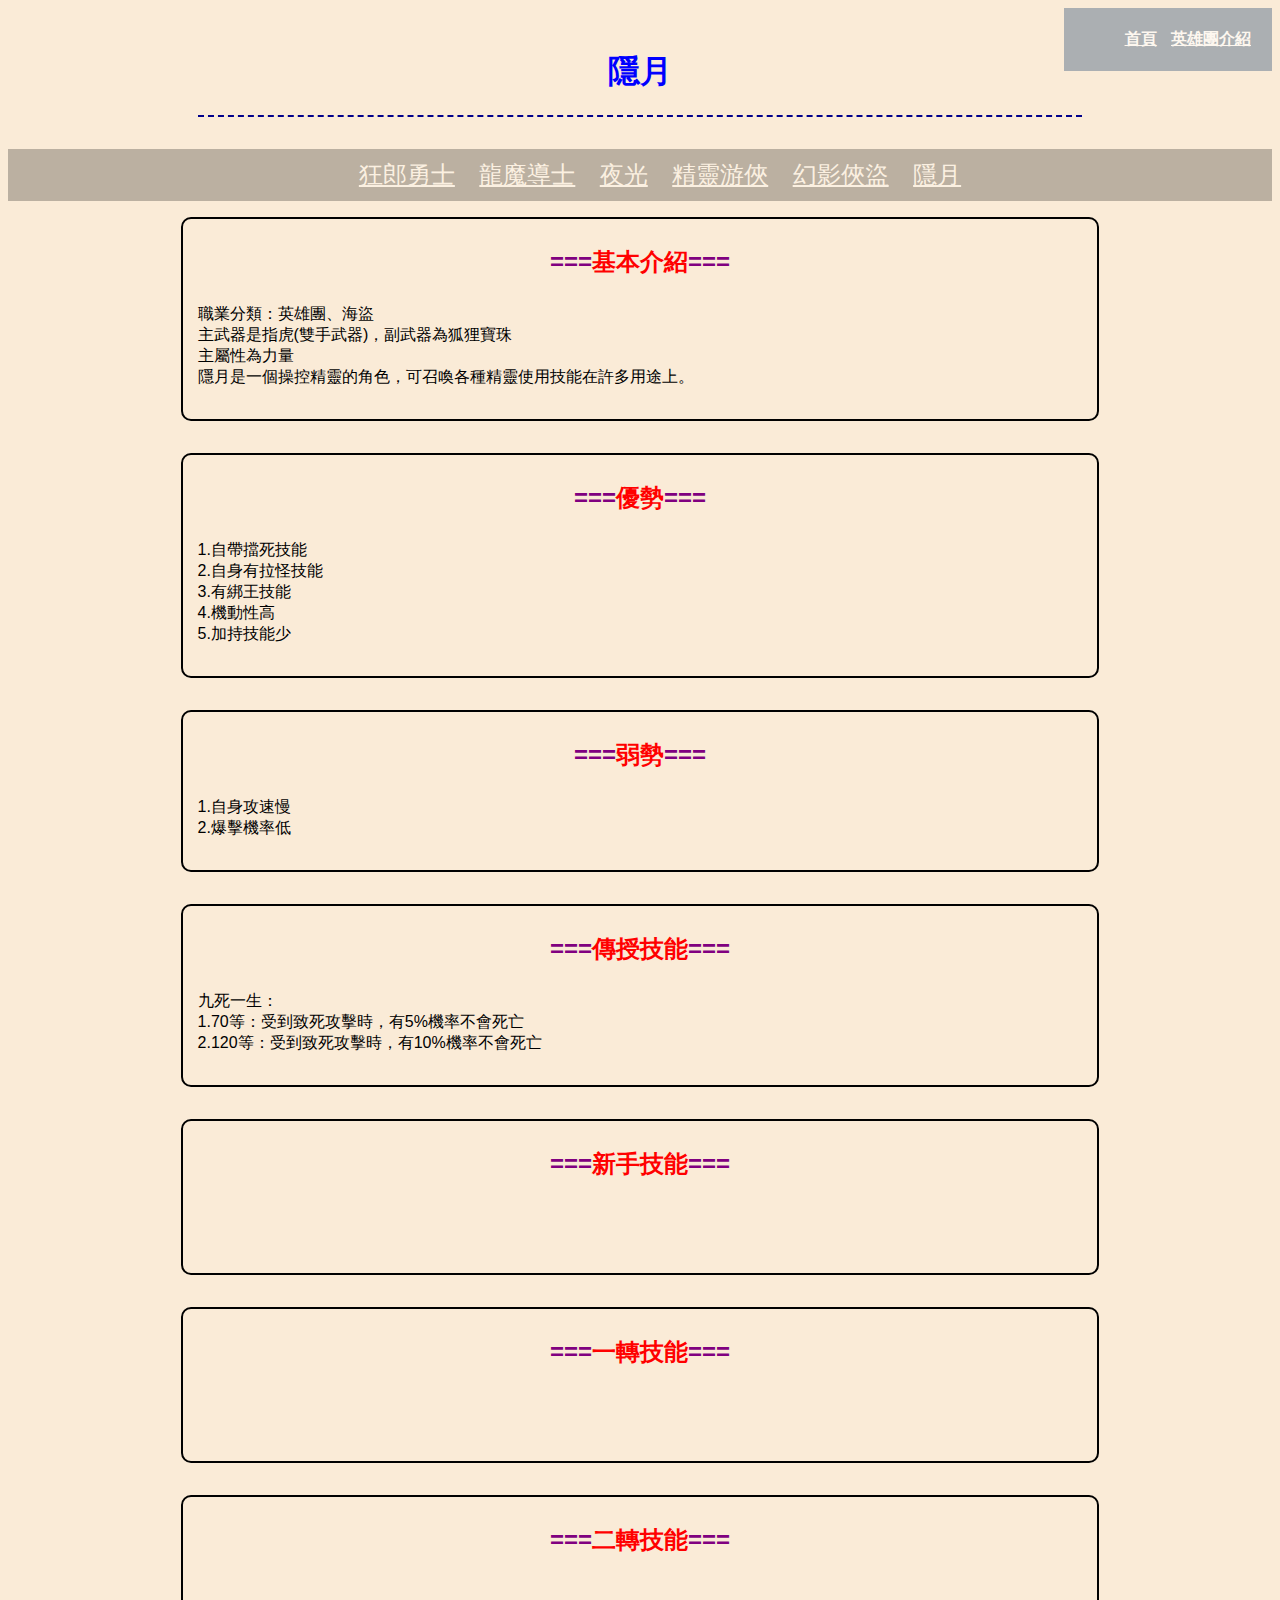
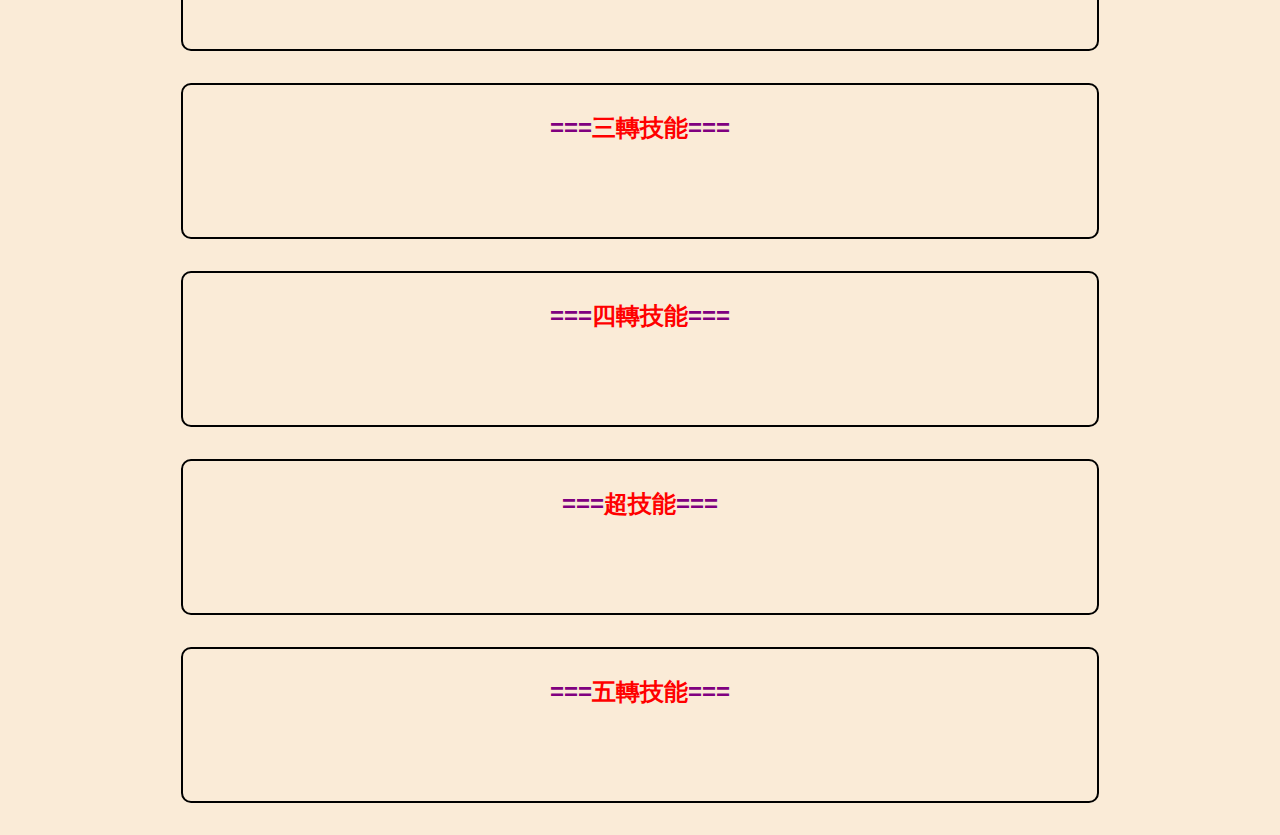
<file: 隱月.html>
<!DOCTYPE html>
<html lang="en">

<head>
    <link rel="stylesheet" href="CSS/style_CSS_Selector2.css">
    <meta charset="UTF-8">
    <meta name="viewport" content="width=device-width, initial-scale=1.0">
    <meta http-equiv="X-UA-Compatible" content="ie=edge">
    <title>楓之谷角色介紹</title>
</head>

<body>
    <header>
        <h1>隱月</h1>


        <nav>
            <ul id="u1">
                <li><a href="首頁.html">首頁</a></li>
                <li><a href="狂郎勇士.html">英雄團介紹</a></li>

            </ul>

        </nav>
    </header>
    <article>
        <nav id="n1">
            <ul id="u2">
                <li><a href="狂郎勇士.html">狂郎勇士</a></li>
                <li><a href="龍魔導士.html">龍魔導士</a></li>
                <li><a href="夜光.html">夜光</a></li>
                <li><a href="精靈遊俠.html">精靈游俠</a></li>
                <li><a href="幻影俠盜.html">幻影俠盜</a></li>
                <li><a href="隱月.html">隱月</a></li>
            </ul>

        </nav>
        <section id="sec1">
            <h2>基本介紹</h2>

            <p>
                職業分類：英雄團、海盜
                <br>主武器是指虎(雙手武器)，副武器為狐狸寶珠
                <br>主屬性為力量
                <br>隱月是一個操控精靈的角色，可召喚各種精靈使用技能在許多用途上。
            </p>
        </section>

        <section id="sec2">
            <h2>優勢</h2>
            <p>
                1.自帶擋死技能
                <br>2.自身有拉怪技能
                <br>3.有綁王技能
                <br>4.機動性高
                <br>5.加持技能少
            </p>

        </section>
        <section id="secˇ">
            <h2>弱勢</h2>
            <p>
                1.自身攻速慢
                <br>2.爆擊機率低
            </p>


        </section>
        <section id="secˇ">
            <h2>傳授技能</h2>
            <p>
                九死一生：
                <br>1.70等：受到致死攻擊時，有5%機率不會死亡
                <br>2.120等：受到致死攻擊時，有10%機率不會死亡
            </p>


        </section>
        <section id="secˇ">
                <h2>新手技能</h2>
                <p>
                    
                    <br>
                    <br>
                </p>
    
    
            </section>
            <section id="secˇ">
                    <h2>一轉技能</h2>
                    <p>
                        
                        <br>
                        <br>
                    </p>
        
        
                </section>
                <section id="secˇ">
                        <h2>二轉技能</h2>
                        <p>
                            
                            <br>
                            <br>
                        </p>
            
            
                    </section>
                    <section id="secˇ">
                            <h2>三轉技能</h2>
                            <p>
                                
                                <br>
                                <br>
                            </p>
                
                
                        </section>
                        <section id="secˇ">
                                <h2>四轉技能</h2>
                                <p>
                                    
                                    <br>
                                    <br>
                                </p>
                    
                    
                            </section>
                            <section id="secˇ">
                                    <h2>超技能</h2>
                                    <p>
                                        
                                        <br>
                                        <br>
                                    </p>
                        
                        
                                </section>
                                <section id="secˇ">
                                        <h2>五轉技能</h2>
                                        <p>
                                            
                                            <br>
                                            <br>
                                        </p>
                            
                            
                                    </section>
</body>

</html>
</file>
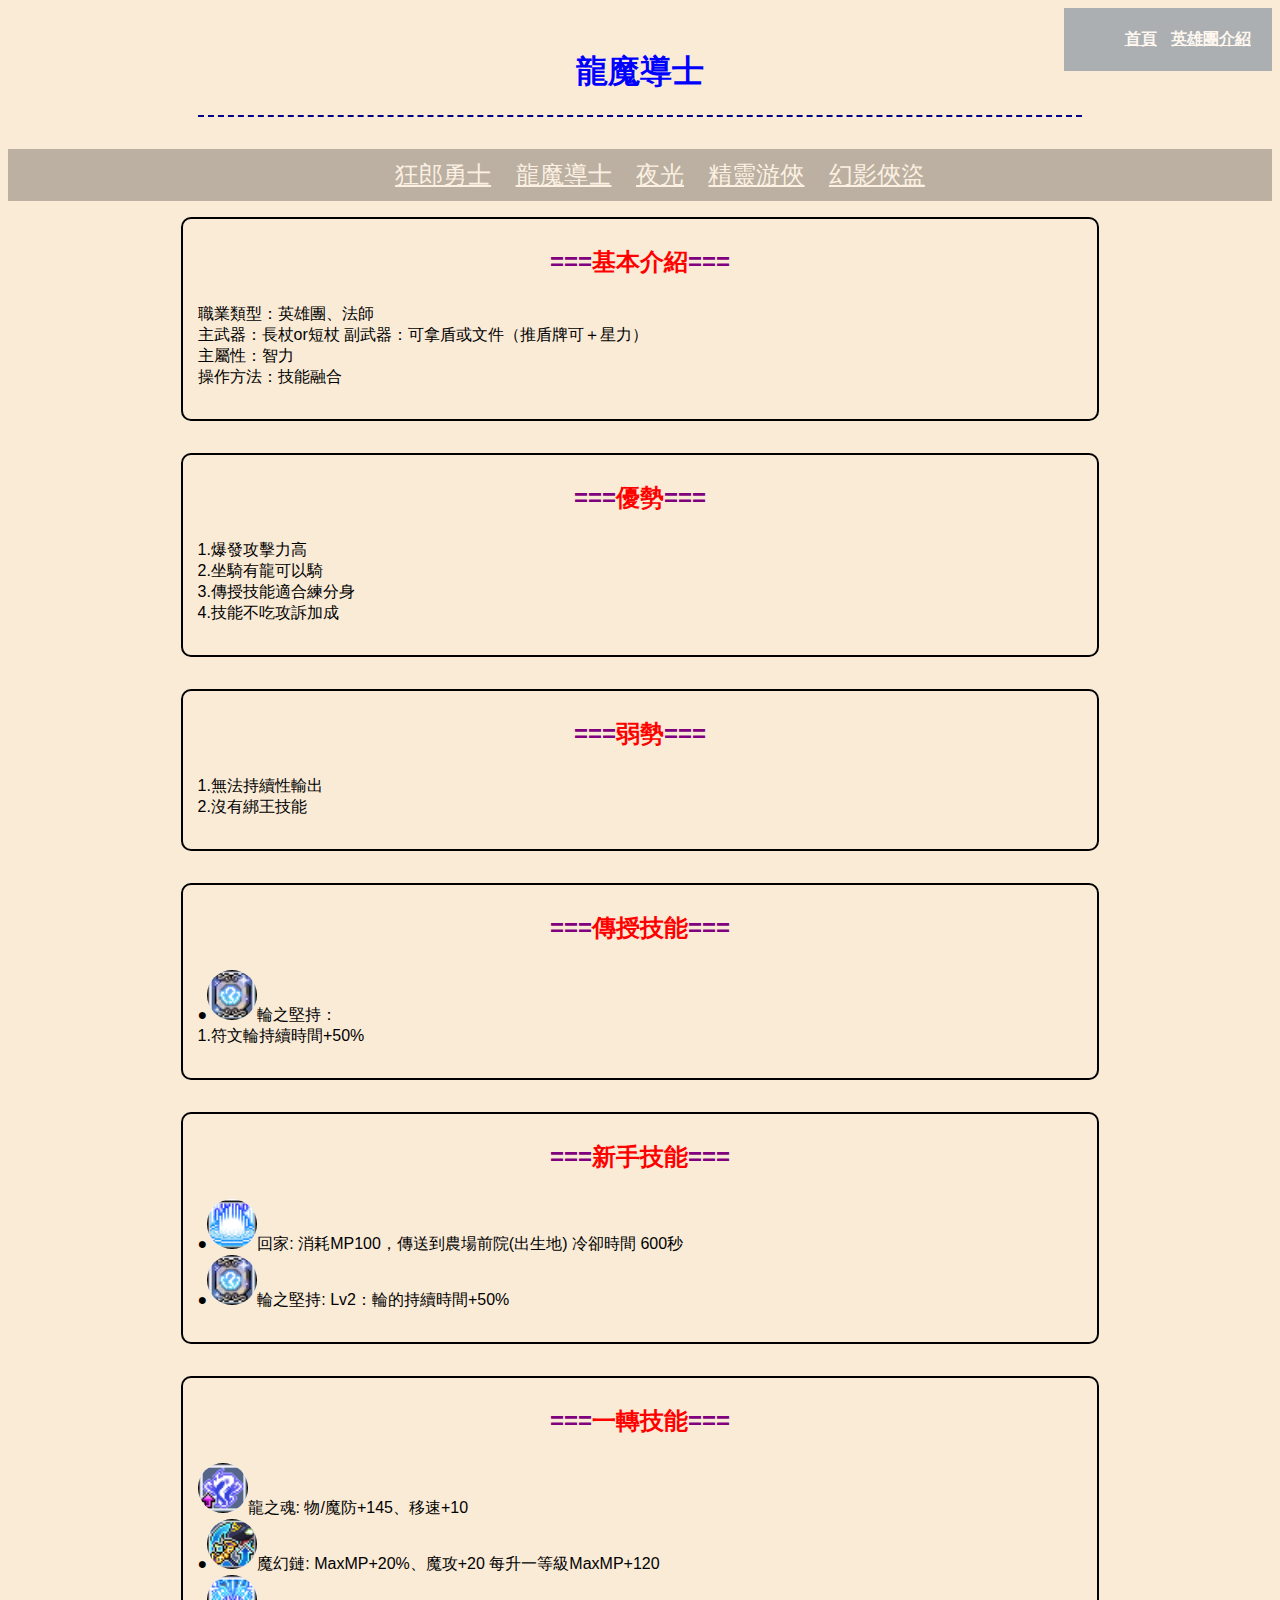
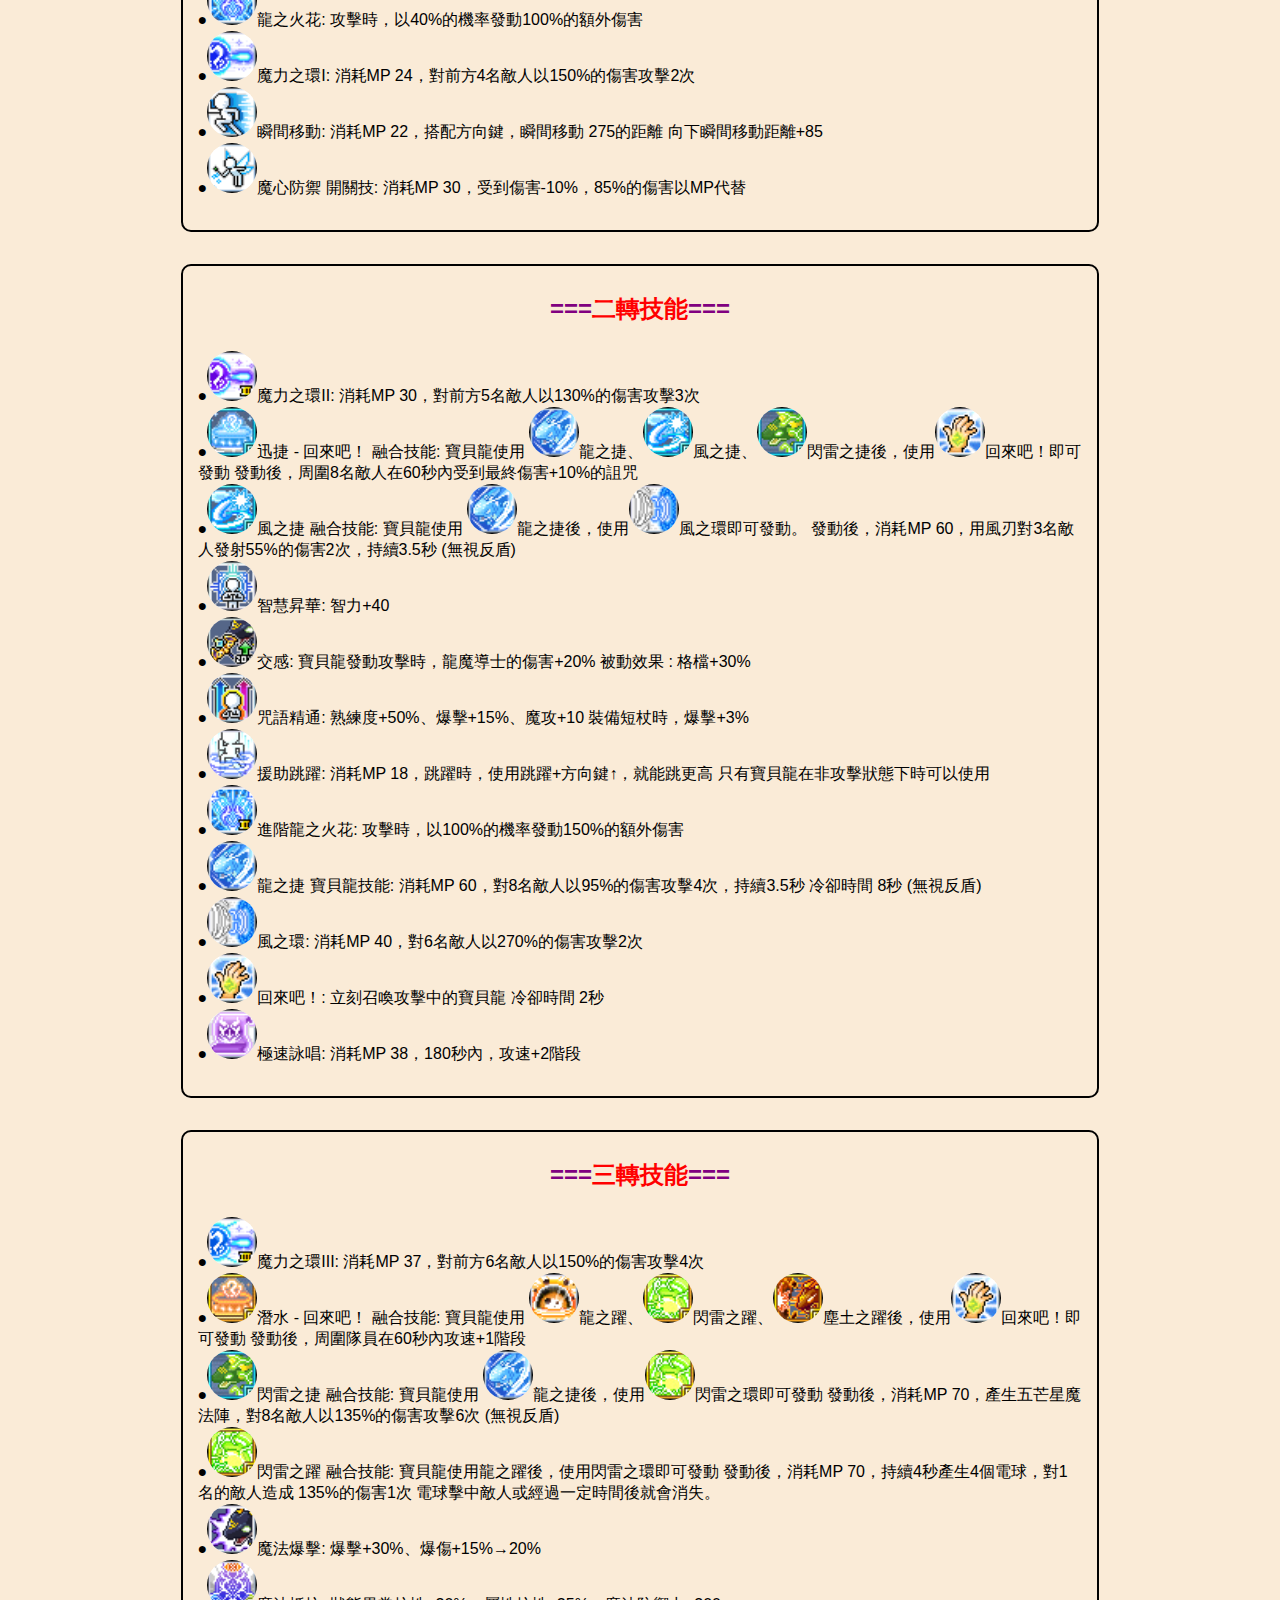
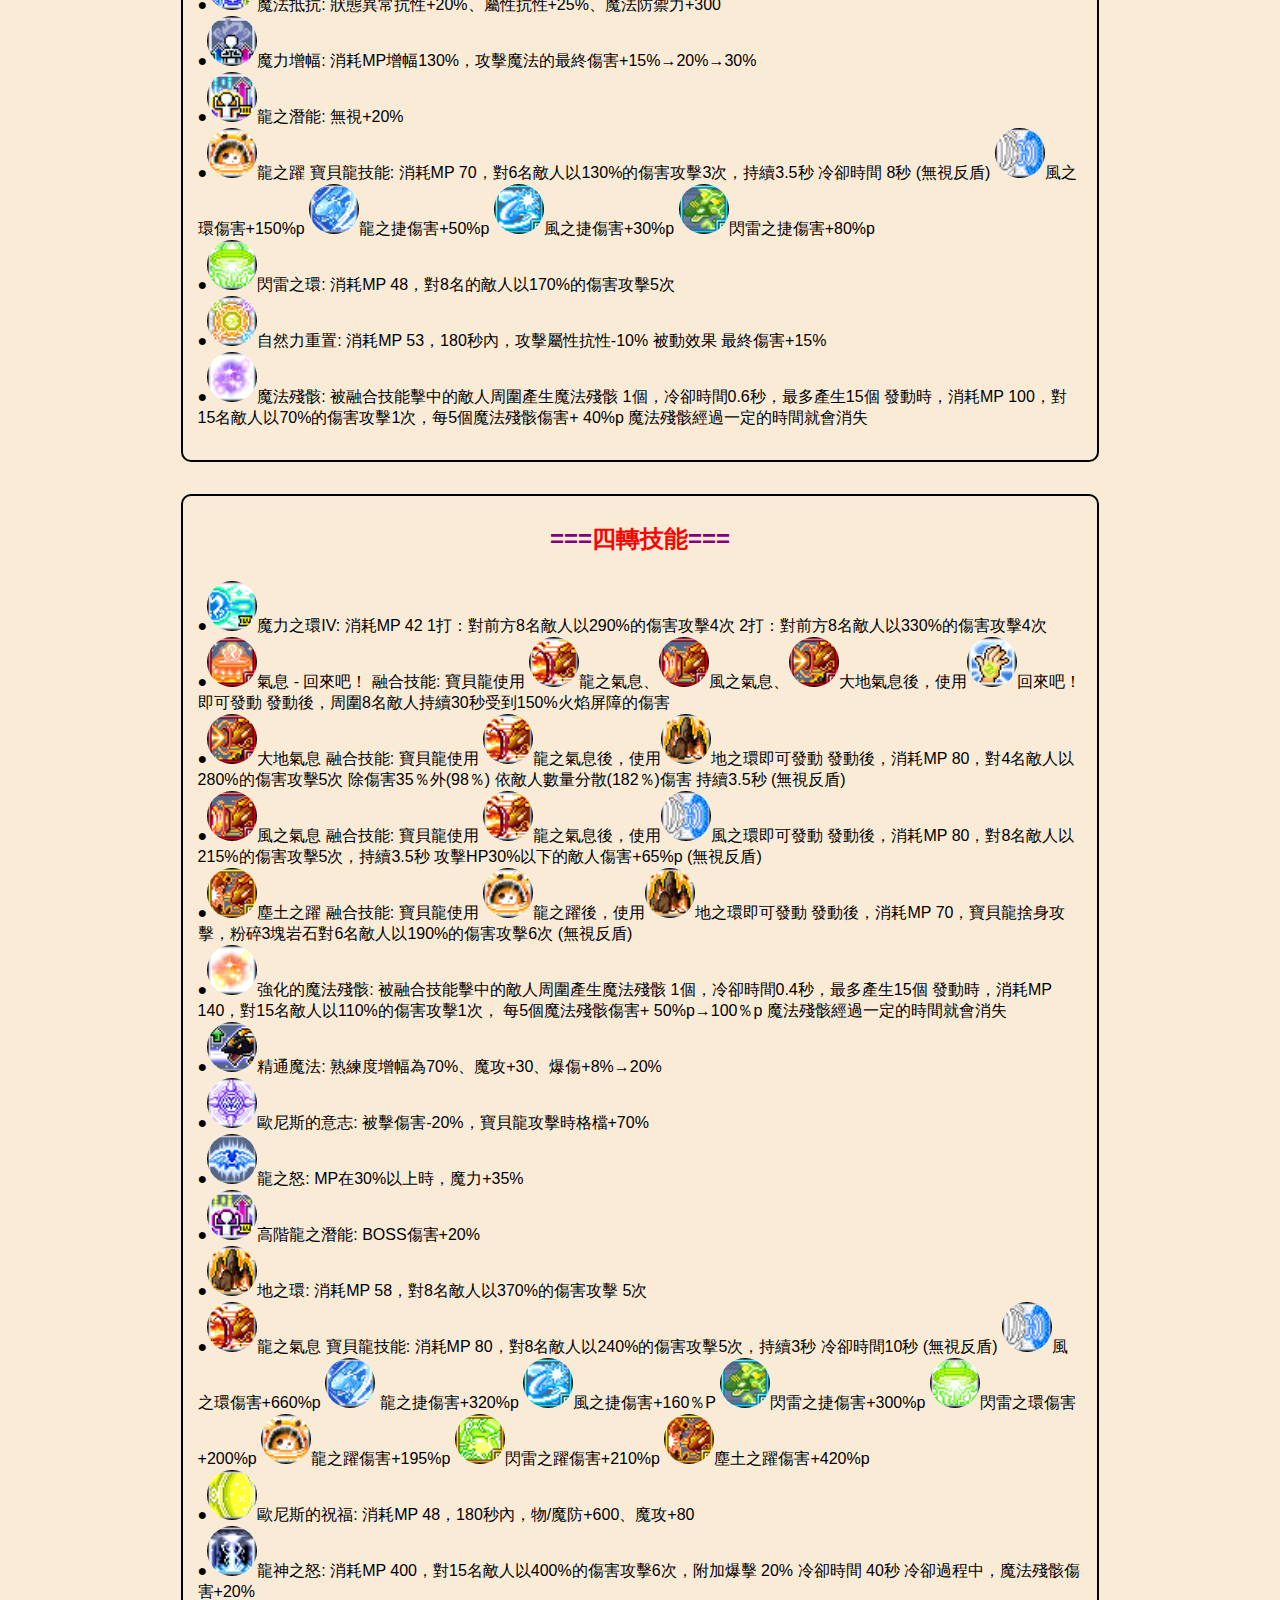
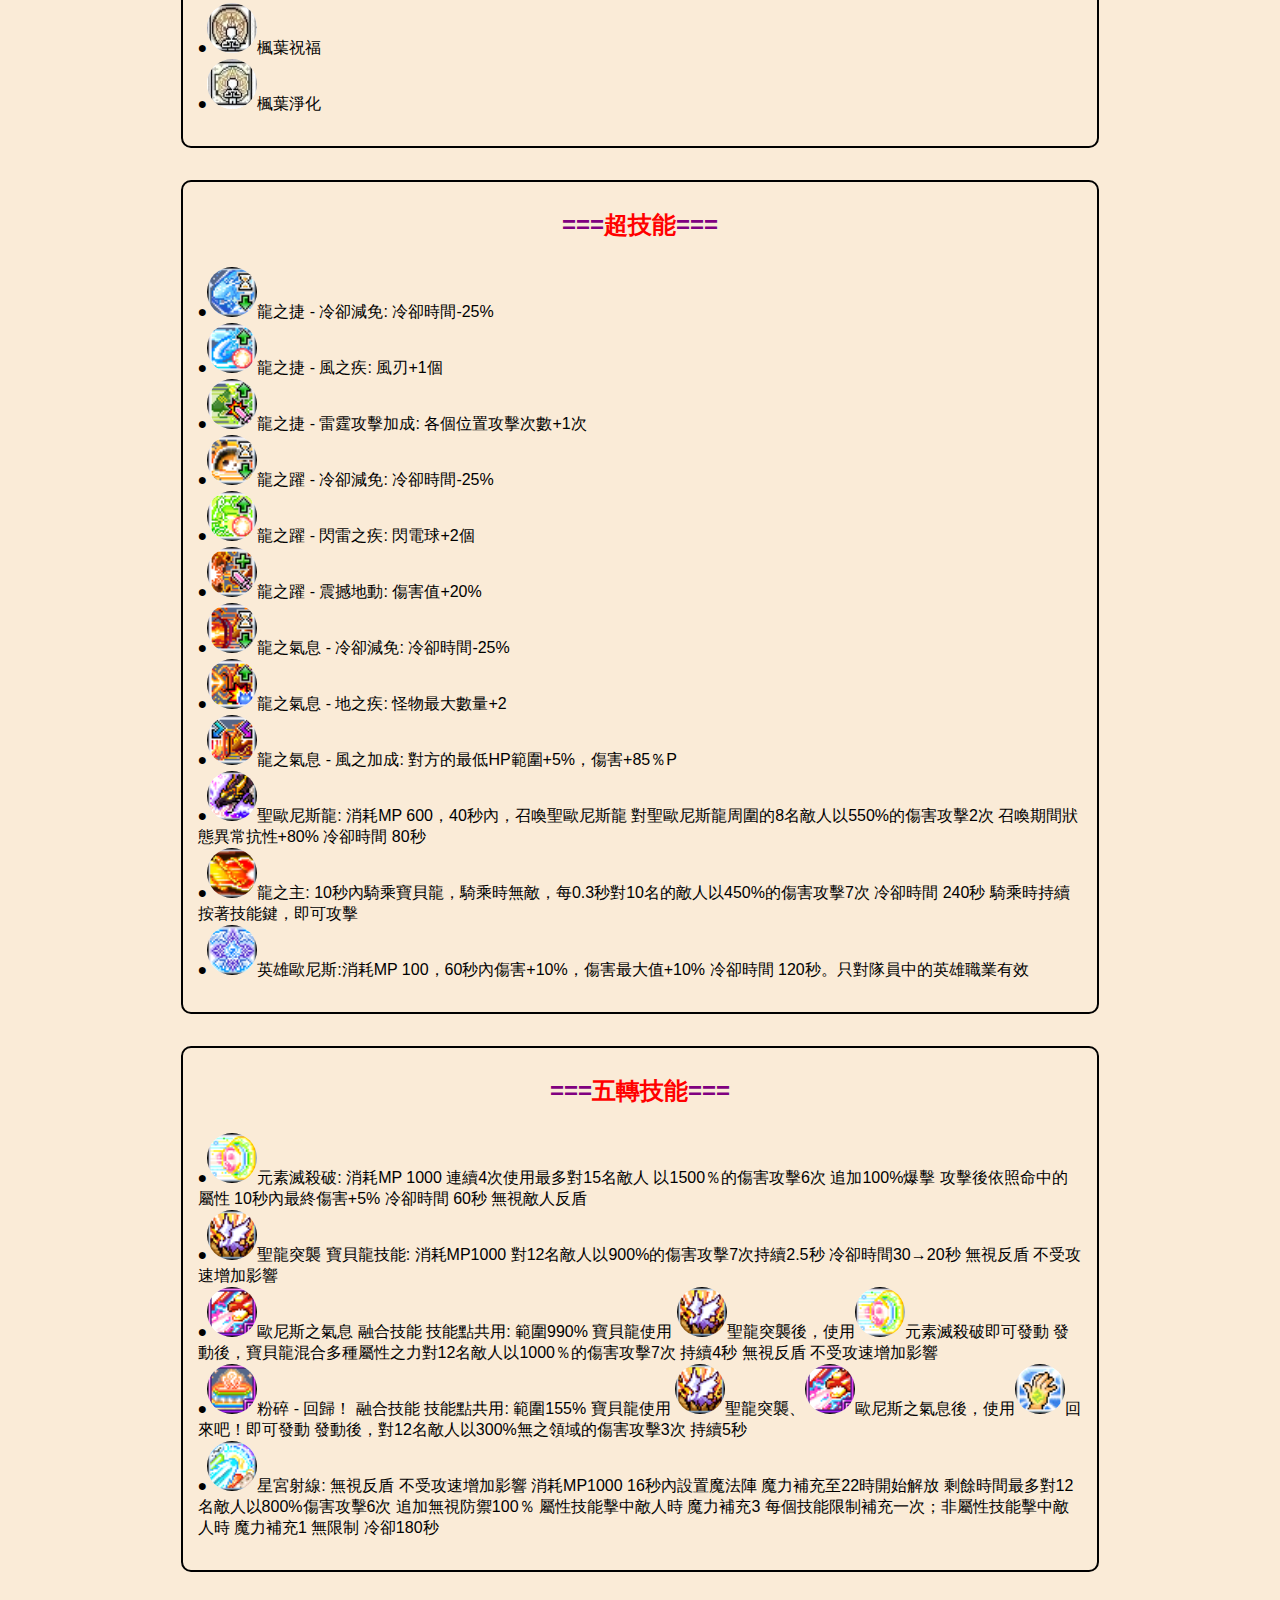
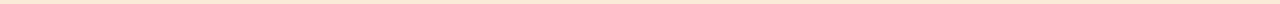
<file: 龍魔導士.html>
<!DOCTYPE html>
<html lang="en">

<head>
    <link rel="stylesheet" href="CSS/style_CSS_Selector2.css">
    <meta charset="UTF-8">
    <meta name="viewport" content="width=device-width, initial-scale=1.0">
    <meta http-equiv="X-UA-Compatible" content="ie=edge">
    <title>楓之谷角色介紹</title>
</head>

<body>
    <header>
        <h1>龍魔導士</h1>


        <nav>
            <ul id="u1">
                <li><a href="index.html">首頁</a></li>
                <li><a href="狂郎勇士.html">英雄團介紹</a></li>

            </ul>

        </nav>
    </header>
    <article>
        <nav id="n1">
            <ul id="u2">
                <li><a href="狂郎勇士.html">狂郎勇士</a></li>
                <li><a href="龍魔導士.html">龍魔導士</a></li>
                <li><a href="夜光.html">夜光</a></li>
                <li><a href="精靈遊俠.html">精靈游俠</a></li>
                <li><a href="幻影俠盜.html">幻影俠盜</a></li>
            </ul>

        </nav>
        <section id="sec1">
            <h2>基本介紹</h2>

            <p>
                職業類型：英雄團、法師
                <br>主武器：長杖or短杖 副武器：可拿盾或文件（推盾牌可＋星力）
                <br>主屬性：智力
                <br>操作方法：技能融合
            </p>
        </section>

        <section id="sec2">
            <h2>優勢</h2>
            <p>
                1.爆發攻擊力高
                <br>2.坐騎有龍可以騎
                <br>3.傳授技能適合練分身
                <br>4.技能不吃攻訴加成
            </p>

        </section>
        <section id="secˇ">
            <h2>弱勢</h2>
            <p>
                1.無法持續性輸出
                <br>2.沒有綁王技能
            </p>


        </section>
        <section id="secˇ">
            <h2>傳授技能</h2>
            <p>
                ●<img src="img(E)/倫之堅持.png" alt="Jugglypuff" width="10%" height="10%">輪之堅持：
                <br>1.符文輪持續時間+50%
            </p>


        </section>
        <section id="secˇ">
            <h2>新手技能</h2>
            <p>
                ●<img src="img(E)/回家.png" alt="Jugglypuff" width="10%" height="10%">回家: 消耗MP100，傳送到農場前院(出生地) 冷卻時間 600秒
                <br>●<img src="img(E)/倫之堅持.png" alt="Jugglypuff" width="10%" height="10%">輪之堅持: Lv2：輪的持續時間+50%
            </p>


        </section>
        <section id="secˇ">
            <h2>一轉技能</h2>
            <p>
                <img src="img(E)/龍之魂.png" alt="Jugglypuff" width="10%" height="10%">龍之魂: 物/魔防+145、移速+10
                <br>●<img src="img(E)/魔幻鍊.png" alt="Jugglypuff" width="10%" height="10%">魔幻鏈: MaxMP+20%、魔攻+20 每升一等級MaxMP+120
                <br>●<img src="img(E)/龍之火花.png" alt="Jugglypuff" width="10%" height="10%">龍之火花: 攻擊時，以40%的機率發動100%的額外傷害
                <br>●<img src="img(E)/魔力之環I.png" alt="Jugglypuff" width="10%" height="10%">魔力之環I: 消耗MP 24，對前方4名敵人以150%的傷害攻擊2次
                <br>●<img src="img(E)/瞬間移動.png" alt="Jugglypuff" width="10%" height="10%">瞬間移動: 消耗MP 22，搭配方向鍵，瞬間移動 275的距離 向下瞬間移動距離+85
                <br>●<img src="img(E)/魔心防禦.png" alt="Jugglypuff" width="10%" height="10%">魔心防禦 開關技: 消耗MP 30，受到傷害-10%，85%的傷害以MP代替

            </p>


        </section>
        <section id="secˇ">
            <h2>二轉技能</h2>
            <p>

                ●<img src="img(E)/魔力之環II.png" alt="Jugglypuff" width="10%" height="10%">魔力之環II: 消耗MP 30，對前方5名敵人以130%的傷害攻擊3次
                <br>●<img src="img(E)/迅捷.png" alt="Jugglypuff" width="10%" height="10%">迅捷 - 回來吧！ 融合技能: 寶貝龍使用
                <img src="img(E)/龍之捷.png" alt="Jugglypuff" width="10%" height="10%">龍之捷、<img src="img(E)/風之捷.png" alt="Jugglypuff" width="10%" height="10%">風之捷、<img src="img(E)/閃電之捷.png" alt="Jugglypuff" width="10%" height="10%">閃雷之捷後，使用<img src="img(E)/回來吧.png"
                    alt="Jugglypuff" width="10%" height="10%">回來吧！即可發動 發動後，周圍8名敵人在60秒內受到最終傷害+10%的詛咒
                <br>●<img src="img(E)/風之捷.png" alt="Jugglypuff" width="10%" height="10%">風之捷 融合技能: 寶貝龍使用
                <img src="img(E)/龍之捷.png" alt="Jugglypuff" width="10%" height="10%">龍之捷後，使用<img src="img(E)/風之環.png" alt="Jugglypuff" width="10%" height="10%">風之環即可發動。 發動後，消耗MP 60，用風刃對3名敵人發射55%的傷害2次，持續3.5秒 (無視反盾)
                <br>●<img src="img(E)/智慧昇華.png" alt="Jugglypuff" width="10%" height="10%">智慧昇華: 智力+40
                <br>●<img src="img(E)/交感.png" alt="Jugglypuff" width="10%" height="10%">交感: 寶貝龍發動攻擊時，龍魔導士的傷害+20% 被動效果 : 格檔+30%
                <br>●<img src="img(E)/咒語精通.png" alt="Jugglypuff" width="10%" height="10%">咒語精通: 熟練度+50%、爆擊+15%、魔攻+10 裝備短杖時，爆擊+3%
                <br>●<img src="img(E)/援助跳躍.png" alt="Jugglypuff" width="10%" height="10%">援助跳躍: 消耗MP 18，跳躍時，使用跳躍+方向鍵↑，就能跳更高 只有寶貝龍在非攻擊狀態下時可以使用
                <br>●<img src="img(E)/進階龍之火花.png" alt="Jugglypuff" width="10%" height="10%">進階龍之火花: 攻擊時，以100%的機率發動150%的額外傷害
                <br>●<img src="img(E)/龍之捷.png" alt="Jugglypuff" width="10%" height="10%">龍之捷 寶貝龍技能: 消耗MP 60，對8名敵人以95%的傷害攻擊4次，持續3.5秒 冷卻時間 8秒 (無視反盾)
                <br>●<img src="img(E)/風之環.png" alt="Jugglypuff" width="10%" height="10%">風之環: 消耗MP 40，對6名敵人以270%的傷害攻擊2次
                <br>●<img src="img(E)/回來吧.png" alt="Jugglypuff" width="10%" height="10%">回來吧！: 立刻召喚攻擊中的寶貝龍 冷卻時間 2秒
                <br>●<img src="img(E)/極速詠唱.png" alt="Jugglypuff" width="10%" height="10%">極速詠唱: 消耗MP 38，180秒內，攻速+2階段
            </p>


        </section>
        <section id="secˇ">
            <h2>三轉技能</h2>
            <p>
                ●<img src="img(E)/魔力之環III.png" alt="Jugglypuff" width="10%" height="10%">魔力之環III: 消耗MP 37，對前方6名敵人以150%的傷害攻擊4次
                <br>●<img src="img(E)/潛水.png" alt="Jugglypuff" width="10%" height="10%">潛水 - 回來吧！ 融合技能: 寶貝龍使用
                <img src="img(E)/龍之躍.png" alt="Jugglypuff" width="10%" height="10%">龍之躍、<img src="img(E)/閃雷之躍.png" alt="Jugglypuff" width="10%" height="10%">閃雷之躍、<img src="img(E)/塵土之躍.png" alt="Jugglypuff" width="10%" height="10%">塵土之躍後，使用<img src="img(E)/回來吧.png"
                    alt="Jugglypuff" width="10%" height="10%">回來吧！即可發動 發動後，周圍隊員在60秒內攻速+1階段
                <br>●<img src="img(E)/閃電之捷.png" alt="Jugglypuff" width="10%" height="10%">閃雷之捷 融合技能: 寶貝龍使用
                <img src="img(E)/龍之捷.png" alt="Jugglypuff" width="10%" height="10%">龍之捷後，使用<img src="img(E)/閃雷之躍.png" alt="Jugglypuff" width="10%" height="10%">閃雷之環即可發動 發動後，消耗MP 70，產生五芒星魔法陣，對8名敵人以135%的傷害攻擊6次 (無視反盾)
                <br>●<img src="img(E)/閃雷之躍.png" alt="Jugglypuff" width="10%" height="10%">閃雷之躍 融合技能: 寶貝龍使用龍之躍後，使用閃雷之環即可發動 發動後，消耗MP 70，持續4秒產生4個電球，對1名的敵人造成 135%的傷害1次 電球擊中敵人或經過一定時間後就會消失。
                <br>●<img src="img(E)/魔法爆擊.png" alt="Jugglypuff" width="10%" height="10%">魔法爆擊: 爆擊+30%、爆傷+15%→20%
                <br>●<img src="img(E)/魔法抵抗.png" alt="Jugglypuff" width="10%" height="10%">魔法抵抗: 狀態異常抗性+20%、屬性抗性+25%、魔法防禦力+300
                <br>●<img src="img(E)/魔力增幅.png" alt="Jugglypuff" width="10%" height="10%">魔力增幅: 消耗MP增幅130%，攻擊魔法的最終傷害+15%→20%→30%
                <br>●<img src="img(E)/龍之潛能.png" alt="Jugglypuff" width="10%" height="10%">龍之潛能: 無視+20%
                <br>●<img src="img(E)/龍之躍.png" alt="Jugglypuff" width="10%" height="10%">龍之躍 寶貝龍技能: 消耗MP 70，對6名敵人以130%的傷害攻擊3次，持續3.5秒 冷卻時間 8秒 (無視反盾)
                <img src="img(E)/風之環.png" alt="Jugglypuff" width="10%" height="10%">風之環傷害+150%p
                <img src="img(E)/龍之捷.png" alt="Jugglypuff" width="10%" height="10%">龍之捷傷害+50%p
                <img src="img(E)/風之捷.png" alt="Jugglypuff" width="10%" height="10%">風之捷傷害+30%p
                <img src="img(E)/閃電之捷.png" alt="Jugglypuff" width="10%" height="10%">閃雷之捷傷害+80%p
                <br>●<img src="img(E)/閃電之環.png" alt="Jugglypuff" width="10%" height="10%">閃雷之環: 消耗MP 48，對8名的敵人以170%的傷害攻擊5次
                <br>●<img src="img(E)/自然力重製.png" alt="Jugglypuff" width="10%" height="10%">自然力重置: 消耗MP 53，180秒內，攻擊屬性抗性-10% 被動效果 最終傷害+15%
                <br>●<img src="img(E)/魔法殘骸.png" alt="Jugglypuff" width="10%" height="10%">魔法殘骸: 被融合技能擊中的敵人周圍產生魔法殘骸 1個，冷卻時間0.6秒，最多產生15個 發動時，消耗MP 100，對15名敵人以70%的傷害攻擊1次，每5個魔法殘骸傷害+ 40%p 魔法殘骸經過一定的時間就會消失

            </p>


        </section>
        <section id="secˇ">
            <h2>四轉技能</h2>
            <p>

              ●<img src="img(E)/魔力之環IV.png" alt="Jugglypuff" width="10%" height="10%">魔力之環IV: 消耗MP 42 1打：對前方8名敵人以290%的傷害攻擊4次 2打：對前方8名敵人以330%的傷害攻擊4次
                <br>●<img src="img(E)/氣息.png" alt="Jugglypuff" width="10%" height="10%">氣息 - 回來吧！ 融合技能: 寶貝龍使用
                <img src="img(E)/龍之氣息.png" alt="Jugglypuff" width="10%" height="10%">龍之氣息、<img src="img(E)/風之氣息.png" alt="Jugglypuff" width="10%" height="10%">風之氣息、<img src="img(E)/大地氣息.png" alt="Jugglypuff" width="10%" height="10%">大地氣息後，使用<img src="img(E)/回來吧.png"
                    alt="Jugglypuff" width="10%" height="10%">回來吧！即可發動 發動後，周圍8名敵人持續30秒受到150%火焰屏障的傷害
                <br>●<img src="img(E)/大地氣息.png" alt="Jugglypuff" width="10%" height="10%">大地氣息 融合技能: 寶貝龍使用
                <img src="img(E)/龍之氣息.png" alt="Jugglypuff" width="10%" height="10%">龍之氣息後，使用<img src="img(E)/地之環.png" alt="Jugglypuff" width="10%" height="10%">地之環即可發動 發動後，消耗MP 80，對4名敵人以280%的傷害攻擊5次 除傷害35％外(98％) 依敵人數量分散(182％)傷害 持續3.5秒 (無視反盾)
                <br>●<img src="img(E)/風之氣息.png" alt="Jugglypuff" width="10%" height="10%">風之氣息 融合技能: 寶貝龍使用
                <img src="img(E)/龍之氣息.png" alt="Jugglypuff" width="10%" height="10%">龍之氣息後，使用<img src="img(E)/風之環.png" alt="Jugglypuff" width="10%" height="10%">風之環即可發動 發動後，消耗MP 80，對8名敵人以215%的傷害攻擊5次，持續3.5秒 攻擊HP30%以下的敵人傷害+65%p (無視反盾)
                <br>●<img src="img(E)/塵土之躍.png" alt="Jugglypuff" width="10%" height="10%">塵土之躍 融合技能: 寶貝龍使用
                <img src="img(E)/龍之躍.png" alt="Jugglypuff" width="10%" height="10%">龍之躍後，使用<img src="img(E)/地之環.png" alt="Jugglypuff" width="10%" height="10%">地之環即可發動 發動後，消耗MP 70，寶貝龍捨身攻擊，粉碎3塊岩石對6名敵人以190%的傷害攻擊6次 (無視反盾)
                <br>●<img src="img(E)/強化的魔法殘骸.png" alt="Jugglypuff" width="10%" height="10%">強化的魔法殘骸: 被融合技能擊中的敵人周圍產生魔法殘骸 1個，冷卻時間0.4秒，最多產生15個 發動時，消耗MP 140，對15名敵人以110%的傷害攻擊1次， 每5個魔法殘骸傷害+ 50%p→100％p 魔法殘骸經過一定的時間就會消失

                <br>●<img src="img(E)/精通魔法.png" alt="Jugglypuff" width="10%" height="10%">精通魔法: 熟練度增幅為70%、魔攻+30、爆傷+8%→20%
                <br>●<img src="img(E)/歐尼斯的意志.png" alt="Jugglypuff" width="10%" height="10%">歐尼斯的意志: 被擊傷害-20%，寶貝龍攻擊時格檔+70%
                <br>●<img src="img(E)/龍之怒.png" alt="Jugglypuff" width="10%" height="10%">龍之怒: MP在30%以上時，魔力+35%
                <br>●<img src="img(E)/高階龍之潛能.png" alt="Jugglypuff" width="10%" height="10%">高階龍之潛能: BOSS傷害+20%
                <br>●<img src="img(E)/地之環.png" alt="Jugglypuff" width="10%" height="10%">地之環: 消耗MP 58，對8名敵人以370%的傷害攻擊 5次
                <br>●<img src="img(E)/龍之氣息.png" alt="Jugglypuff" width="10%" height="10%">龍之氣息 寶貝龍技能: 消耗MP 80，對8名敵人以240%的傷害攻擊5次，持續3秒 冷卻時間10秒 (無視反盾)
                <img src="img(E)/風之環.png" alt="Jugglypuff" width="10%" height="10%">風之環傷害+660%p
                <img src="img(E)/龍之捷.png" alt="Jugglypuff" width="10%" height="10%"> 龍之捷傷害+320%p
                <img src="img(E)/風之捷.png" alt="Jugglypuff" width="10%" height="10%">風之捷傷害+160％P
                <img src="img(E)/閃電之捷.png" alt="Jugglypuff" width="10%" height="10%">閃雷之捷傷害+300%p
                <img src="img(E)/閃電之環.png" alt="Jugglypuff" width="10%" height="10%">閃雷之環傷害+200%p
                <img src="img(E)/龍之躍.png" alt="Jugglypuff" width="10%" height="10%">龍之躍傷害+195%p
                <img src="img(E)/閃雷之躍.png" alt="Jugglypuff" width="10%" height="10%">閃雷之躍傷害+210%p
                <img src="img(E)/塵土之躍.png" alt="Jugglypuff" width="10%" height="10%">塵土之躍傷害+420%p
                <br>●<img src="img(E)/歐尼斯的祝福.png" alt="Jugglypuff" width="10%" height="10%">歐尼斯的祝福: 消耗MP 48，180秒內，物/魔防+600、魔攻+80
                <br>●<img src="img(E)/龍神之怒.png" alt="Jugglypuff" width="10%" height="10%">龍神之怒: 消耗MP 400，對15名敵人以400%的傷害攻擊6次，附加爆擊 20% 冷卻時間 40秒 冷卻過程中，魔法殘骸傷害+20%
                <br>●<img src="img(E)/楓葉祝福.jpg" alt="Jugglypuff" width="10%" height="10%">楓葉祝福
                <br>●<img src="img(E)/楓葉淨化.jpg" alt="Jugglypuff" width="10%" height="10%">楓葉淨化
            </p>


        </section>
        <section id="secˇ">
            <h2>超技能</h2>
            <p>
                ●<img src="img(E)/龍冷.png" alt="Jugglypuff" width="10%" height="10%">龍之捷 - 冷卻減免: 冷卻時間-25%
                <br>●<img src="img(E)/龍峰.png" alt="Jugglypuff" width="10%" height="10%">龍之捷 - 風之疾: 風刃+1個
                <br>●<img src="img(E)/龍雷.png" alt="Jugglypuff" width="10%" height="10%">龍之捷 - 雷霆攻擊加成: 各個位置攻擊次數+1次
                <br>●<img src="img(E)/龍躍冷.png" alt="Jugglypuff" width="10%" height="10%">龍之躍 - 冷卻減免: 冷卻時間-25%
                <br>●<img src="img(E)/龍閃.png" alt="Jugglypuff" width="10%" height="10%">龍之躍 - 閃雷之疾: 閃電球+2個
                <br>●<img src="img(E)/龍震.png" alt="Jugglypuff" width="10%" height="10%">龍之躍 - 震撼地動: 傷害值+20%
                <br>●<img src="img(E)/龍氣冷.png" alt="Jugglypuff" width="10%" height="10%">龍之氣息 - 冷卻減免: 冷卻時間-25%
                <br>●<img src="img(E)/龍地.png" alt="Jugglypuff" width="10%" height="10%">龍之氣息 - 地之疾: 怪物最大數量+2
                <br>●<img src="img(E)/龍風.png" alt="Jugglypuff" width="10%" height="10%">龍之氣息 - 風之加成: 對方的最低HP範圍+5%，傷害+85％P
                <br>●<img src="img(E)/聖歐尼斯龍.png" alt="Jugglypuff" width="10%" height="10%">聖歐尼斯龍: 消耗MP 600，40秒內，召喚聖歐尼斯龍 對聖歐尼斯龍周圍的8名敵人以550%的傷害攻擊2次 召喚期間狀態異常抗性+80% 冷卻時間 80秒
                <br>●<img src="img(E)/龍之主.png" alt="Jugglypuff" width="10%" height="10%">龍之主: 10秒內騎乘寶貝龍，騎乘時無敵，每0.3秒對10名的敵人以450%的傷害攻擊7次 冷卻時間 240秒 騎乘時持續按著技能鍵，即可攻擊
                <br>●<img src="img(E)/英雄歐尼斯.png" alt="Jugglypuff" width="10%" height="10%">英雄歐尼斯:消耗MP 100，60秒內傷害+10%，傷害最大值+10% 冷卻時間 120秒。只對隊員中的英雄職業有效

            </p>


        </section>
        <section id="secˇ">
            <h2>五轉技能</h2>
            <p>
                ●<img src="img(E)/元素滅殺破.png" alt="Jugglypuff" width="10%" height="10%">元素滅殺破: 消耗MP 1000 連續4次使用最多對15名敵人 以1500％的傷害攻擊6次 追加100%爆擊 攻擊後依照命中的屬性 10秒內最終傷害+5% 冷卻時間 60秒 無視敵人反盾
                <br>●<img src="img(E)/聖龍突襲.png" alt="Jugglypuff" width="10%" height="10%">聖龍突襲 寶貝龍技能: 消耗MP1000 對12名敵人以900%的傷害攻擊7次持續2.5秒 冷卻時間30→20秒 無視反盾 不受攻速增加影響
                <br>●<img src="img(E)/歐尼斯之氣息.png" alt="Jugglypuff" width="10%" height="10%">歐尼斯之氣息 融合技能 技能點共用: 範圍990% 寶貝龍使用
                <img src="img(E)/聖龍突襲.png" alt="Jugglypuff" width="10%" height="10%">聖龍突襲後，使用<img src="img(E)/元素滅殺破.png" alt="Jugglypuff" width="10%" height="10%">元素滅殺破即可發動 發動後，寶貝龍混合多種屬性之力對12名敵人以1000％的傷害攻擊7次 持續4秒 無視反盾 不受攻速增加影響
                <br>●<img src="img(E)/粉碎.png" alt="Jugglypuff" width="10%" height="10%">粉碎 - 回歸！ 融合技能 技能點共用: 範圍155% 寶貝龍使用
                <img src="img(E)/聖龍突襲.png" alt="Jugglypuff" width="10%" height="10%">聖龍突襲、<img src="img(E)/歐尼斯之氣息.png" alt="Jugglypuff" width="10%" height="10%">歐尼斯之氣息後，使用<img src="img(E)/回來吧.png" alt="Jugglypuff" width="10%" height="10%">回來吧！即可發動 發動後，對12名敵人以300%無之領域的傷害攻擊3次
                持續5秒
                <br>●<img src="img(E)/星宮射線.png" alt="Jugglypuff" width="10%" height="10%">星宮射線: 無視反盾 不受攻速增加影響 消耗MP1000 16秒內設置魔法陣 魔力補充至22時開始解放 剩餘時間最多對12名敵人以800%傷害攻擊6次 追加無視防禦100％ 屬性技能擊中敵人時 魔力補充3 每個技能限制補充一次；非屬性技能擊中敵人時 魔力補充1 無限制 冷卻180秒

            </p>


        </section>
</body>

</html>
</file>
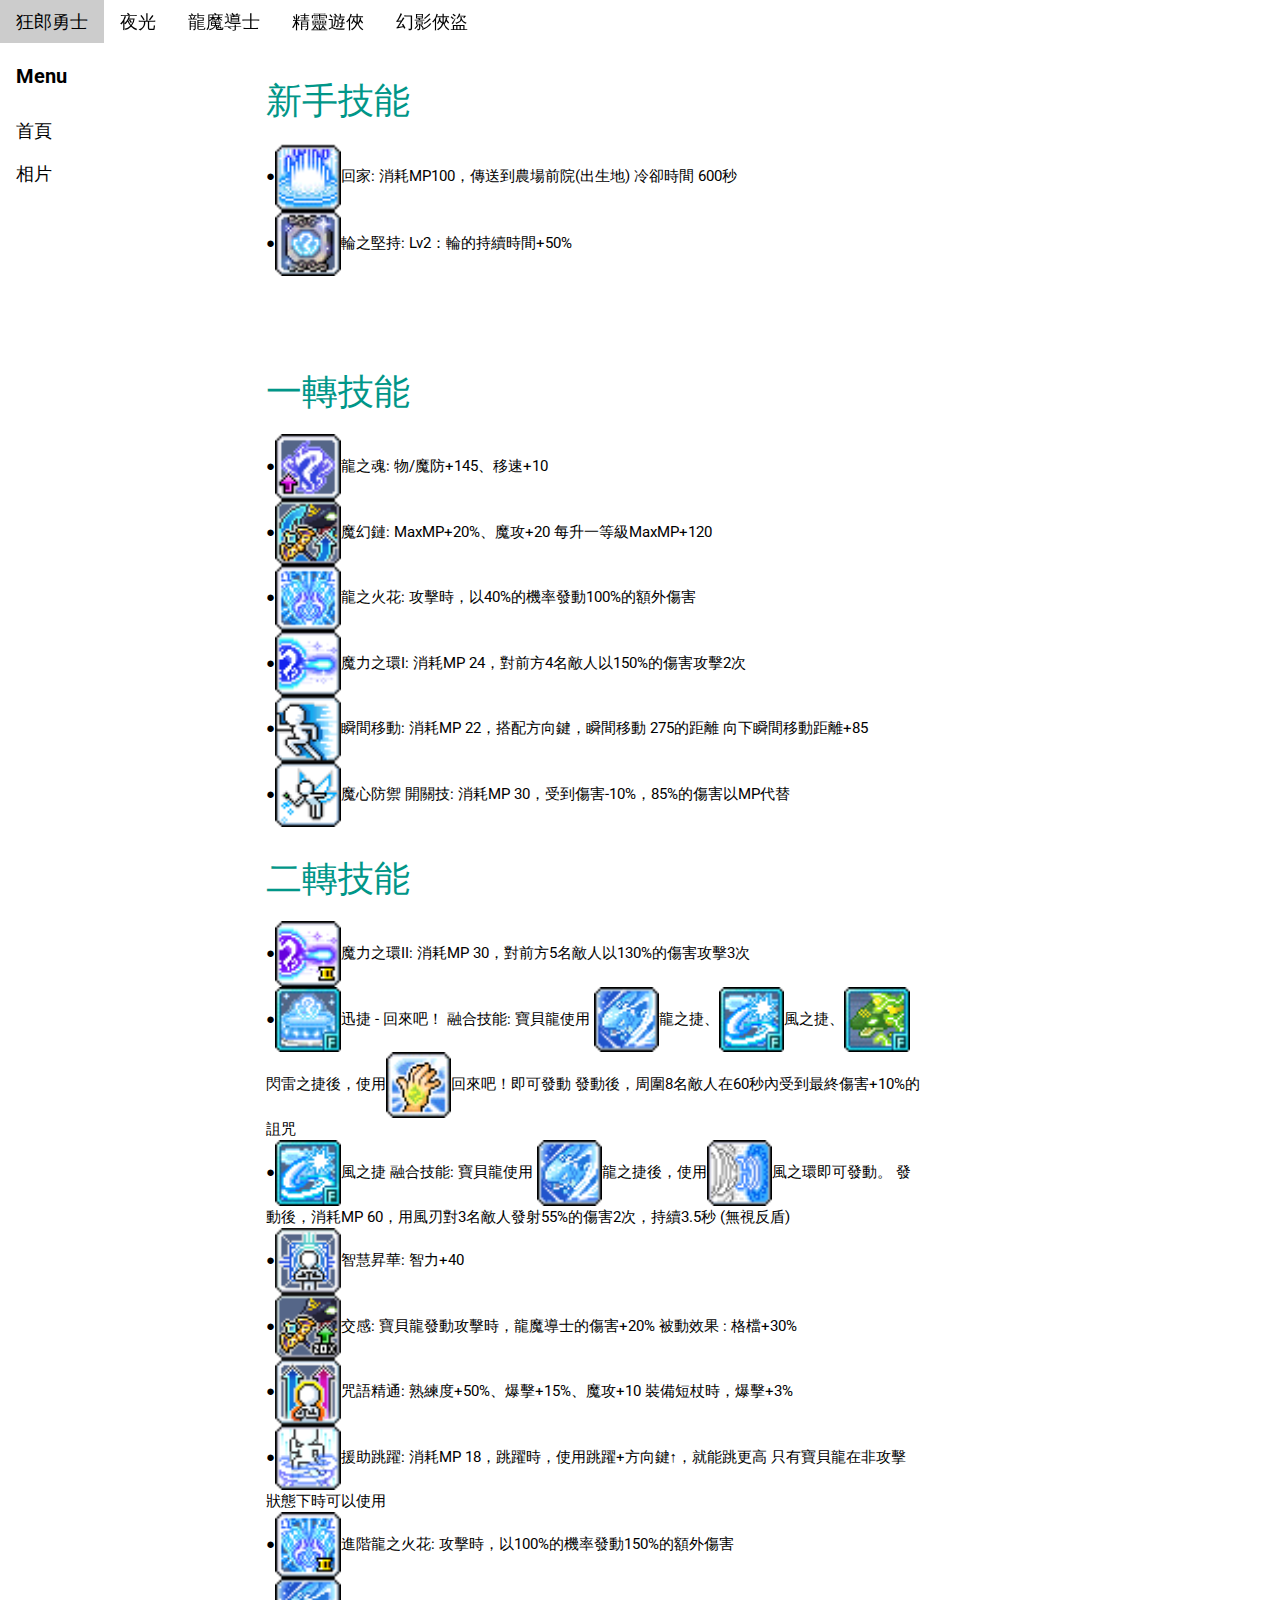
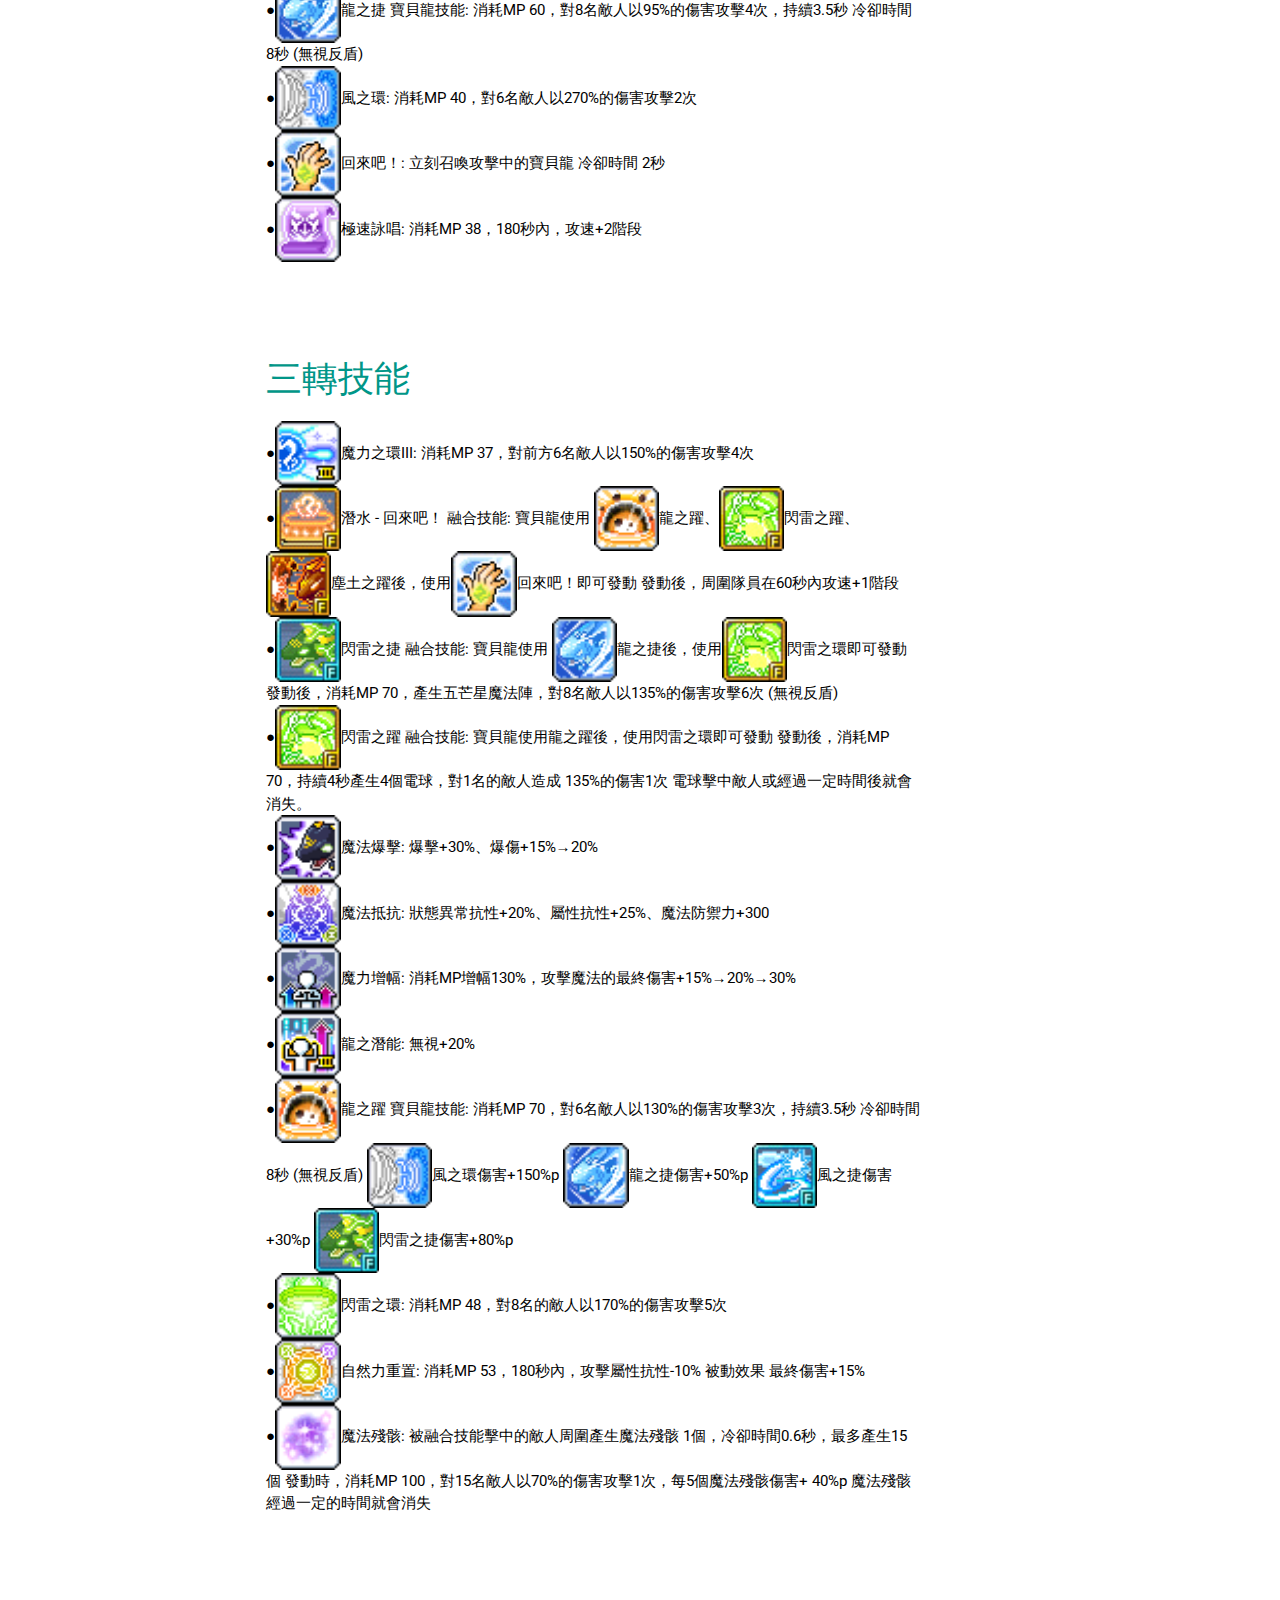
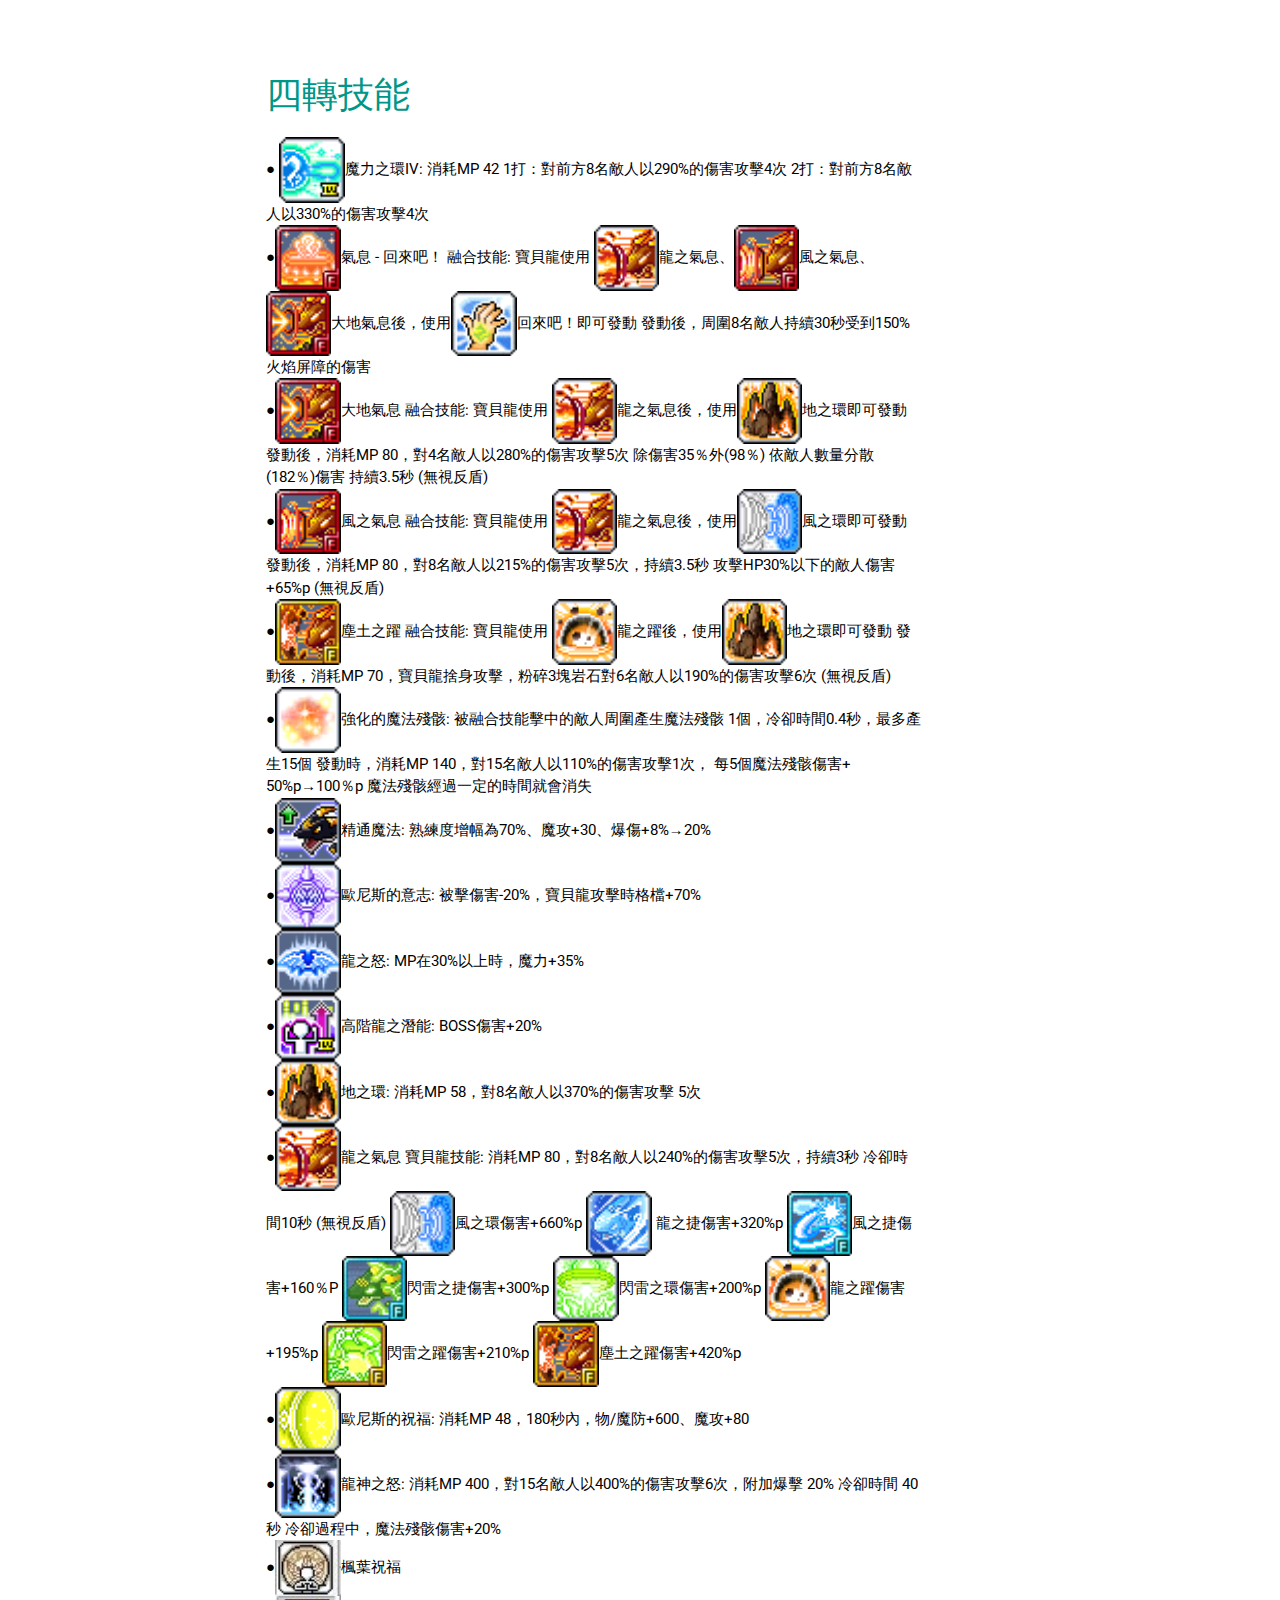
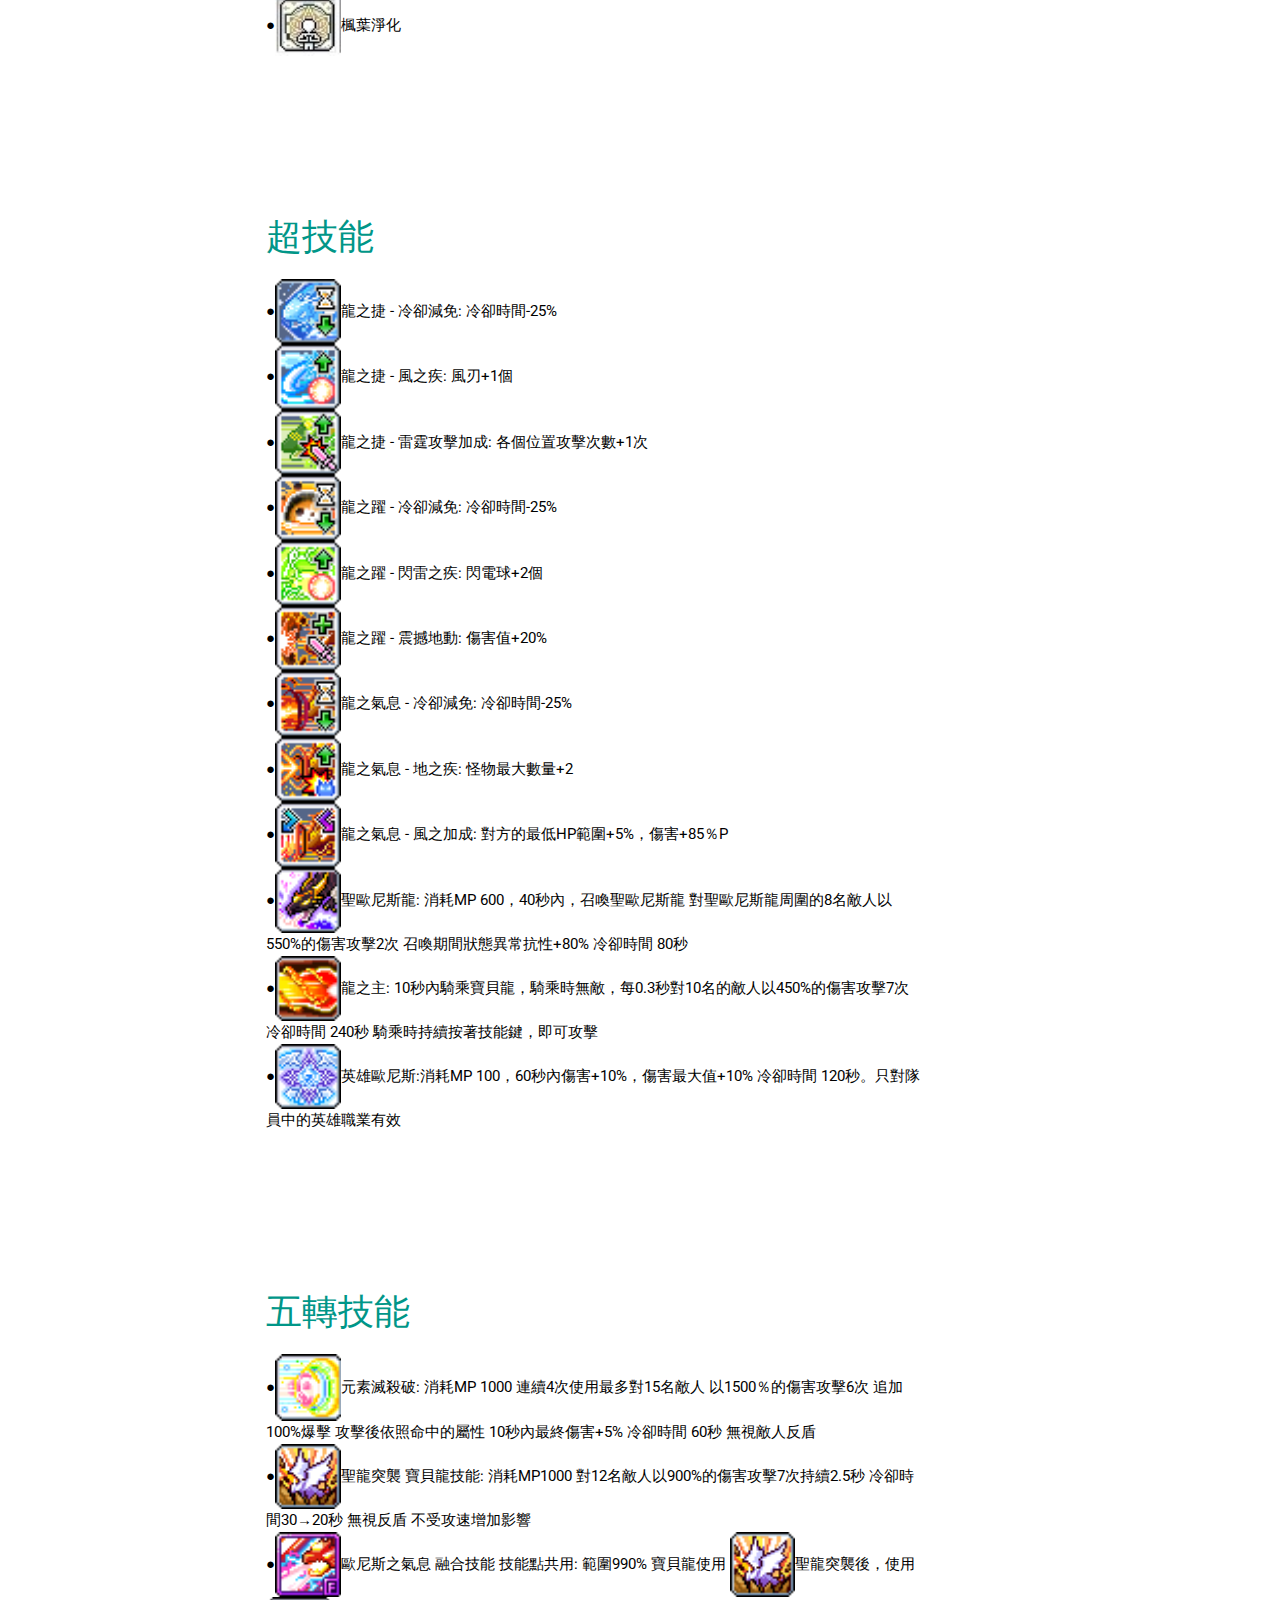
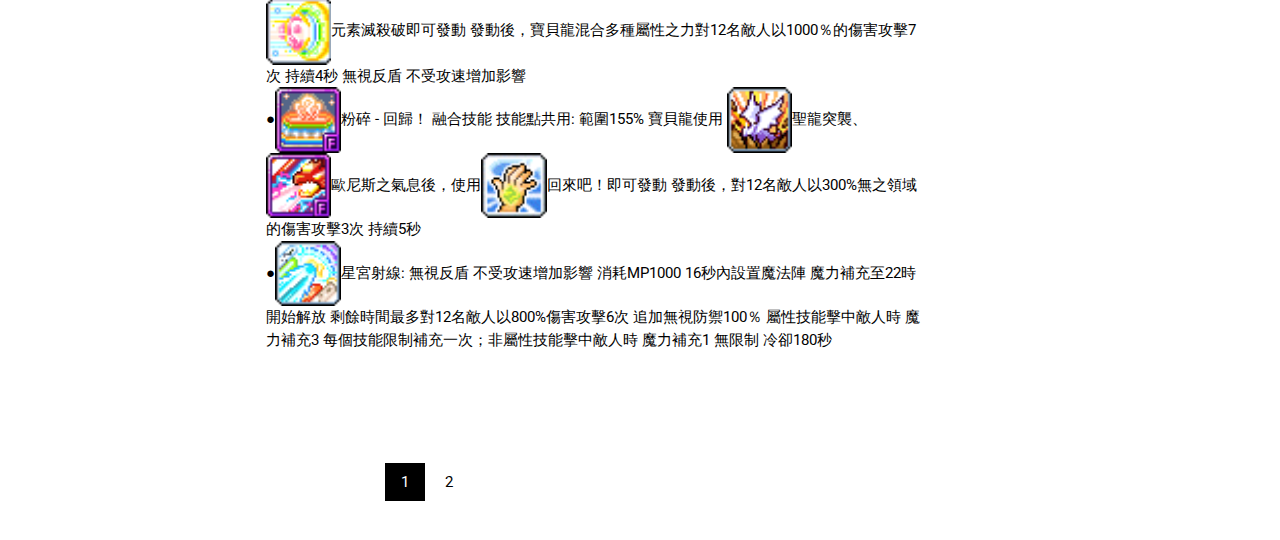
<file: 龍魔導士1.html>
<!DOCTYPE html>
<html lang="en">
<title>龍魔導士</title>
<meta charset="UTF-8">
<meta name="viewport" content="width=device-width, initial-scale=1">
<link rel="stylesheet" href="https://www.w3schools.com/w3css/4/w3.css">
<link rel="stylesheet" href="https://www.w3schools.com/lib/w3-theme-black.css">
<link rel="stylesheet" href="https://fonts.googleapis.com/css?family=Roboto">
<link rel="stylesheet" href="https://cdnjs.cloudflare.com/ajax/libs/font-awesome/4.7.0/css/font-awesome.min.css">
<style>
    html,
    body,
    h1,
    h2,
    h3,
    h4,
    h5,
    h6 {
        font-family: "Roboto", sans-serif;
    }
    
    .w3-sidebar {
        z-index: 3;
        width: 250px;
        top: 43px;
        bottom: 0;
        height: inherit;
    }
</style>

<body>

    <!-- Navbar -->
    <div class="w3-top">
        <div class="w3-bar w3-theme w3-top w3-left-align w3-large">
            <a class="w3-bar-item w3-button w3-right w3-hide-large w3-hover-white w3-large w3-theme-l1" href="javascript:void(0)" onclick="w3_open()"><i class="fa fa-bars"></i></a>
            <a href="狂郎勇士.html" class="w3-bar-item w3-button w3-theme-l1">狂郎勇士</a>
            <a href="夜光.html" class="w3-bar-item w3-button w3-hide-small w3-hover-white">夜光</a>
            <a href="龍魔導士.html" class="w3-bar-item w3-button w3-hide-small w3-hover-white">龍魔導士</a>
            <a href="精靈遊俠.html" class="w3-bar-item w3-button w3-hide-small w3-hover-white">精靈遊俠</a>
            <a href="幻影俠盜.html" class="w3-bar-item w3-button w3-hide-small w3-hover-white">幻影俠盜</a>
        </div>
    </div>

    <!-- Sidebar -->
    <nav class="w3-sidebar w3-bar-block w3-collapse w3-large w3-theme-l5 w3-animate-left" id="mySidebar">
        <a href="javascript:void(0)" onclick="w3_close()" class="w3-right w3-xlarge w3-padding-large w3-hover-black w3-hide-large" title="Close Menu">
            <i class="fa fa-remove"></i>
        </a>
        <h4 class="w3-bar-item"><b>Menu</b></h4>
        <a class="w3-bar-item w3-button w3-hover-black" href="index.html">首頁</a>
        <a class="w3-bar-item w3-button w3-hover-black" href="1111.html">相片</a>
    </nav>

    <!-- Overlay effect when opening sidebar on small screens -->
    <div class="w3-overlay w3-hide-large" onclick="w3_close()" style="cursor:pointer" title="close side menu" id="myOverlay"></div>

    <!-- Main content: shift it to the right by 250 pixels when the sidebar is visible -->
    <div class="w3-main" style="margin-left:250px">

        <div class="w3-row w3-padding-64">
            <div class="w3-twothird w3-container">
                <h1 class="w3-text-teal">新手技能</h1>
                <p>
                    ●<img src="img(E)/回家.png" alt="Jugglypuff" width="10%" height="10%">回家: 消耗MP100，傳送到農場前院(出生地) 冷卻時間 600秒
                    <br>●<img src="img(E)/倫之堅持.png" alt="Jugglypuff" width="10%" height="10%">輪之堅持: Lv2：輪的持續時間+50%
                </p>
            </div>
            <div class="w3-third w3-container">
            </div>
        </div>

        <div class="w3-row">
            <div class="w3-twothird w3-container">
                <h1 class="w3-text-teal">一轉技能</h1>
                <p>
                    ●<img src="img(E)/龍之魂.png" alt="Jugglypuff" width="10%" height="10%">龍之魂: 物/魔防+145、移速+10
                    <br>●<img src="img(E)/魔幻鍊.png" alt="Jugglypuff" width="10%" height="10%">魔幻鏈: MaxMP+20%、魔攻+20 每升一等級MaxMP+120
                    <br>●<img src="img(E)/龍之火花.png" alt="Jugglypuff" width="10%" height="10%">龍之火花: 攻擊時，以40%的機率發動100%的額外傷害
                    <br>●<img src="img(E)/魔力之環I.png" alt="Jugglypuff" width="10%" height="10%">魔力之環I: 消耗MP 24，對前方4名敵人以150%的傷害攻擊2次
                    <br>●<img src="img(E)/瞬間移動.png" alt="Jugglypuff" width="10%" height="10%">瞬間移動: 消耗MP 22，搭配方向鍵，瞬間移動 275的距離 向下瞬間移動距離+85
                    <br>●<img src="img(E)/魔心防禦.png" alt="Jugglypuff" width="10%" height="10%">魔心防禦 開關技: 消耗MP 30，受到傷害-10%，85%的傷害以MP代替

                </p>
            </div>
            <div class="w3-third w3-container">
            </div>
        </div>
        <div class="w3-row">
            <div class="w3-twothird w3-container">
                <h1 class="w3-text-teal">二轉技能</h1>
                <p>

                    ●<img src="img(E)/魔力之環II.png" alt="Jugglypuff" width="10%" height="10%">魔力之環II: 消耗MP 30，對前方5名敵人以130%的傷害攻擊3次
                    <br>●<img src="img(E)/迅捷.png" alt="Jugglypuff" width="10%" height="10%">迅捷 - 回來吧！ 融合技能: 寶貝龍使用
                    <img src="img(E)/龍之捷.png" alt="Jugglypuff" width="10%" height="10%">龍之捷、<img src="img(E)/風之捷.png" alt="Jugglypuff" width="10%" height="10%">風之捷、<img src="img(E)/閃電之捷.png" alt="Jugglypuff" width="10%" height="10%">閃雷之捷後，使用<img src="img(E)/回來吧.png"
                        alt="Jugglypuff" width="10%" height="10%">回來吧！即可發動 發動後，周圍8名敵人在60秒內受到最終傷害+10%的詛咒
                    <br>●<img src="img(E)/風之捷.png" alt="Jugglypuff" width="10%" height="10%">風之捷 融合技能: 寶貝龍使用
                    <img src="img(E)/龍之捷.png" alt="Jugglypuff" width="10%" height="10%">龍之捷後，使用<img src="img(E)/風之環.png" alt="Jugglypuff" width="10%" height="10%">風之環即可發動。 發動後，消耗MP 60，用風刃對3名敵人發射55%的傷害2次，持續3.5秒 (無視反盾)
                    <br>●<img src="img(E)/智慧昇華.png" alt="Jugglypuff" width="10%" height="10%">智慧昇華: 智力+40
                    <br>●<img src="img(E)/交感.png" alt="Jugglypuff" width="10%" height="10%">交感: 寶貝龍發動攻擊時，龍魔導士的傷害+20% 被動效果 : 格檔+30%
                    <br>●<img src="img(E)/咒語精通.png" alt="Jugglypuff" width="10%" height="10%">咒語精通: 熟練度+50%、爆擊+15%、魔攻+10 裝備短杖時，爆擊+3%
                    <br>●<img src="img(E)/援助跳躍.png" alt="Jugglypuff" width="10%" height="10%">援助跳躍: 消耗MP 18，跳躍時，使用跳躍+方向鍵↑，就能跳更高 只有寶貝龍在非攻擊狀態下時可以使用
                    <br>●<img src="img(E)/進階龍之火花.png" alt="Jugglypuff" width="10%" height="10%">進階龍之火花: 攻擊時，以100%的機率發動150%的額外傷害
                    <br>●<img src="img(E)/龍之捷.png" alt="Jugglypuff" width="10%" height="10%">龍之捷 寶貝龍技能: 消耗MP 60，對8名敵人以95%的傷害攻擊4次，持續3.5秒 冷卻時間 8秒 (無視反盾)
                    <br>●<img src="img(E)/風之環.png" alt="Jugglypuff" width="10%" height="10%">風之環: 消耗MP 40，對6名敵人以270%的傷害攻擊2次
                    <br>●<img src="img(E)/回來吧.png" alt="Jugglypuff" width="10%" height="10%">回來吧！: 立刻召喚攻擊中的寶貝龍 冷卻時間 2秒
                    <br>●<img src="img(E)/極速詠唱.png" alt="Jugglypuff" width="10%" height="10%">極速詠唱: 消耗MP 38，180秒內，攻速+2階段
                </p>

            </div>
            <div class="w3-third w3-container">
            </div>
        </div>
        <div class="w3-row w3-padding-64">
            <div class="w3-twothird w3-container">
                <h1 class="w3-text-teal">三轉技能</h1>
                <p>
                    ●<img src="img(E)/魔力之環III.png" alt="Jugglypuff" width="10%" height="10%">魔力之環III: 消耗MP 37，對前方6名敵人以150%的傷害攻擊4次
                    <br>●<img src="img(E)/潛水.png" alt="Jugglypuff" width="10%" height="10%">潛水 - 回來吧！ 融合技能: 寶貝龍使用
                    <img src="img(E)/龍之躍.png" alt="Jugglypuff" width="10%" height="10%">龍之躍、<img src="img(E)/閃雷之躍.png" alt="Jugglypuff" width="10%" height="10%">閃雷之躍、<img src="img(E)/塵土之躍.png" alt="Jugglypuff" width="10%" height="10%">塵土之躍後，使用<img src="img(E)/回來吧.png"
                        alt="Jugglypuff" width="10%" height="10%">回來吧！即可發動 發動後，周圍隊員在60秒內攻速+1階段
                    <br>●<img src="img(E)/閃電之捷.png" alt="Jugglypuff" width="10%" height="10%">閃雷之捷 融合技能: 寶貝龍使用
                    <img src="img(E)/龍之捷.png" alt="Jugglypuff" width="10%" height="10%">龍之捷後，使用<img src="img(E)/閃雷之躍.png" alt="Jugglypuff" width="10%" height="10%">閃雷之環即可發動 發動後，消耗MP 70，產生五芒星魔法陣，對8名敵人以135%的傷害攻擊6次 (無視反盾)
                    <br>●<img src="img(E)/閃雷之躍.png" alt="Jugglypuff" width="10%" height="10%">閃雷之躍 融合技能: 寶貝龍使用龍之躍後，使用閃雷之環即可發動 發動後，消耗MP 70，持續4秒產生4個電球，對1名的敵人造成 135%的傷害1次 電球擊中敵人或經過一定時間後就會消失。
                    <br>●<img src="img(E)/魔法爆擊.png" alt="Jugglypuff" width="10%" height="10%">魔法爆擊: 爆擊+30%、爆傷+15%→20%
                    <br>●<img src="img(E)/魔法抵抗.png" alt="Jugglypuff" width="10%" height="10%">魔法抵抗: 狀態異常抗性+20%、屬性抗性+25%、魔法防禦力+300
                    <br>●<img src="img(E)/魔力增幅.png" alt="Jugglypuff" width="10%" height="10%">魔力增幅: 消耗MP增幅130%，攻擊魔法的最終傷害+15%→20%→30%
                    <br>●<img src="img(E)/龍之潛能.png" alt="Jugglypuff" width="10%" height="10%">龍之潛能: 無視+20%
                    <br>●<img src="img(E)/龍之躍.png" alt="Jugglypuff" width="10%" height="10%">龍之躍 寶貝龍技能: 消耗MP 70，對6名敵人以130%的傷害攻擊3次，持續3.5秒 冷卻時間 8秒 (無視反盾)
                    <img src="img(E)/風之環.png" alt="Jugglypuff" width="10%" height="10%">風之環傷害+150%p
                    <img src="img(E)/龍之捷.png" alt="Jugglypuff" width="10%" height="10%">龍之捷傷害+50%p
                    <img src="img(E)/風之捷.png" alt="Jugglypuff" width="10%" height="10%">風之捷傷害+30%p
                    <img src="img(E)/閃電之捷.png" alt="Jugglypuff" width="10%" height="10%">閃雷之捷傷害+80%p
                    <br>●<img src="img(E)/閃電之環.png" alt="Jugglypuff" width="10%" height="10%">閃雷之環: 消耗MP 48，對8名的敵人以170%的傷害攻擊5次
                    <br>●<img src="img(E)/自然力重製.png" alt="Jugglypuff" width="10%" height="10%">自然力重置: 消耗MP 53，180秒內，攻擊屬性抗性-10% 被動效果 最終傷害+15%
                    <br>●<img src="img(E)/魔法殘骸.png" alt="Jugglypuff" width="10%" height="10%">魔法殘骸: 被融合技能擊中的敵人周圍產生魔法殘骸 1個，冷卻時間0.6秒，最多產生15個 發動時，消耗MP 100，對15名敵人以70%的傷害攻擊1次，每5個魔法殘骸傷害+ 40%p 魔法殘骸經過一定的時間就會消失

                </p>
            </div>
            <div class="w3-third w3-container">
            </div>
        </div>
        <div class="w3-row w3-padding-64">
            <div class="w3-twothird w3-container">
                <h1 class="w3-text-teal">四轉技能</h1>
                <p> ●

                    <img src="img(E)/魔力之環IV.png" alt="Jugglypuff" width="10%" height="10%">魔力之環IV: 消耗MP 42 1打：對前方8名敵人以290%的傷害攻擊4次 2打：對前方8名敵人以330%的傷害攻擊4次
                    <br>●<img src="img(E)/氣息.png" alt="Jugglypuff" width="10%" height="10%">氣息 - 回來吧！ 融合技能: 寶貝龍使用
                    <img src="img(E)/龍之氣息.png" alt="Jugglypuff" width="10%" height="10%">龍之氣息、<img src="img(E)/風之氣息.png" alt="Jugglypuff" width="10%" height="10%">風之氣息、<img src="img(E)/大地氣息.png" alt="Jugglypuff" width="10%" height="10%">大地氣息後，使用<img src="img(E)/回來吧.png"
                        alt="Jugglypuff" width="10%" height="10%">回來吧！即可發動 發動後，周圍8名敵人持續30秒受到150%火焰屏障的傷害
                    <br>●<img src="img(E)/大地氣息.png" alt="Jugglypuff" width="10%" height="10%">大地氣息 融合技能: 寶貝龍使用
                    <img src="img(E)/龍之氣息.png" alt="Jugglypuff" width="10%" height="10%">龍之氣息後，使用<img src="img(E)/地之環.png" alt="Jugglypuff" width="10%" height="10%">地之環即可發動 發動後，消耗MP 80，對4名敵人以280%的傷害攻擊5次 除傷害35％外(98％) 依敵人數量分散(182％)傷害 持續3.5秒 (無視反盾)
                    <br>●<img src="img(E)/風之氣息.png" alt="Jugglypuff" width="10%" height="10%">風之氣息 融合技能: 寶貝龍使用
                    <img src="img(E)/龍之氣息.png" alt="Jugglypuff" width="10%" height="10%">龍之氣息後，使用<img src="img(E)/風之環.png" alt="Jugglypuff" width="10%" height="10%">風之環即可發動 發動後，消耗MP 80，對8名敵人以215%的傷害攻擊5次，持續3.5秒 攻擊HP30%以下的敵人傷害+65%p (無視反盾)
                    <br>●<img src="img(E)/塵土之躍.png" alt="Jugglypuff" width="10%" height="10%">塵土之躍 融合技能: 寶貝龍使用
                    <img src="img(E)/龍之躍.png" alt="Jugglypuff" width="10%" height="10%">龍之躍後，使用<img src="img(E)/地之環.png" alt="Jugglypuff" width="10%" height="10%">地之環即可發動 發動後，消耗MP 70，寶貝龍捨身攻擊，粉碎3塊岩石對6名敵人以190%的傷害攻擊6次 (無視反盾)
                    <br>●<img src="img(E)/強化的魔法殘骸.png" alt="Jugglypuff" width="10%" height="10%">強化的魔法殘骸: 被融合技能擊中的敵人周圍產生魔法殘骸 1個，冷卻時間0.4秒，最多產生15個 發動時，消耗MP 140，對15名敵人以110%的傷害攻擊1次， 每5個魔法殘骸傷害+ 50%p→100％p 魔法殘骸經過一定的時間就會消失

                    <br>●<img src="img(E)/精通魔法.png" alt="Jugglypuff" width="10%" height="10%">精通魔法: 熟練度增幅為70%、魔攻+30、爆傷+8%→20%
                    <br>●<img src="img(E)/歐尼斯的意志.png" alt="Jugglypuff" width="10%" height="10%">歐尼斯的意志: 被擊傷害-20%，寶貝龍攻擊時格檔+70%
                    <br>●<img src="img(E)/龍之怒.png" alt="Jugglypuff" width="10%" height="10%">龍之怒: MP在30%以上時，魔力+35%
                    <br>●<img src="img(E)/高階龍之潛能.png" alt="Jugglypuff" width="10%" height="10%">高階龍之潛能: BOSS傷害+20%
                    <br>●<img src="img(E)/地之環.png" alt="Jugglypuff" width="10%" height="10%">地之環: 消耗MP 58，對8名敵人以370%的傷害攻擊 5次
                    <br>●<img src="img(E)/龍之氣息.png" alt="Jugglypuff" width="10%" height="10%">龍之氣息 寶貝龍技能: 消耗MP 80，對8名敵人以240%的傷害攻擊5次，持續3秒 冷卻時間10秒 (無視反盾)
                    <img src="img(E)/風之環.png" alt="Jugglypuff" width="10%" height="10%">風之環傷害+660%p
                    <img src="img(E)/龍之捷.png" alt="Jugglypuff" width="10%" height="10%"> 龍之捷傷害+320%p
                    <img src="img(E)/風之捷.png" alt="Jugglypuff" width="10%" height="10%">風之捷傷害+160％P
                    <img src="img(E)/閃電之捷.png" alt="Jugglypuff" width="10%" height="10%">閃雷之捷傷害+300%p
                    <img src="img(E)/閃電之環.png" alt="Jugglypuff" width="10%" height="10%">閃雷之環傷害+200%p
                    <img src="img(E)/龍之躍.png" alt="Jugglypuff" width="10%" height="10%">龍之躍傷害+195%p
                    <img src="img(E)/閃雷之躍.png" alt="Jugglypuff" width="10%" height="10%">閃雷之躍傷害+210%p
                    <img src="img(E)/塵土之躍.png" alt="Jugglypuff" width="10%" height="10%">塵土之躍傷害+420%p
                    <br>●<img src="img(E)/歐尼斯的祝福.png" alt="Jugglypuff" width="10%" height="10%">歐尼斯的祝福: 消耗MP 48，180秒內，物/魔防+600、魔攻+80
                    <br>●<img src="img(E)/龍神之怒.png" alt="Jugglypuff" width="10%" height="10%">龍神之怒: 消耗MP 400，對15名敵人以400%的傷害攻擊6次，附加爆擊 20% 冷卻時間 40秒 冷卻過程中，魔法殘骸傷害+20%
                    <br>●<img src="img(E)/楓葉祝福.jpg" alt="Jugglypuff" width="10%" height="10%">楓葉祝福
                    <br>●<img src="img(E)/楓葉淨化.jpg" alt="Jugglypuff" width="10%" height="10%">楓葉淨化
                </p>
            </div>
            <div class="w3-third w3-container">
            </div>
        </div>
        <div class="w3-row w3-padding-64">
            <div class="w3-twothird w3-container">
                <h1 class="w3-text-teal">超技能</h1>
                <p>
                    ●<img src="img(E)/龍冷.png" alt="Jugglypuff" width="10%" height="10%">龍之捷 - 冷卻減免: 冷卻時間-25%
                    <br>●<img src="img(E)/龍峰.png" alt="Jugglypuff" width="10%" height="10%">龍之捷 - 風之疾: 風刃+1個
                    <br>●<img src="img(E)/龍雷.png" alt="Jugglypuff" width="10%" height="10%">龍之捷 - 雷霆攻擊加成: 各個位置攻擊次數+1次
                    <br>●<img src="img(E)/龍躍冷.png" alt="Jugglypuff" width="10%" height="10%">龍之躍 - 冷卻減免: 冷卻時間-25%
                    <br>●<img src="img(E)/龍閃.png" alt="Jugglypuff" width="10%" height="10%">龍之躍 - 閃雷之疾: 閃電球+2個
                    <br>●<img src="img(E)/龍震.png" alt="Jugglypuff" width="10%" height="10%">龍之躍 - 震撼地動: 傷害值+20%
                    <br>●<img src="img(E)/龍氣冷.png" alt="Jugglypuff" width="10%" height="10%">龍之氣息 - 冷卻減免: 冷卻時間-25%
                    <br>●<img src="img(E)/龍地.png" alt="Jugglypuff" width="10%" height="10%">龍之氣息 - 地之疾: 怪物最大數量+2
                    <br>●<img src="img(E)/龍風.png" alt="Jugglypuff" width="10%" height="10%">龍之氣息 - 風之加成: 對方的最低HP範圍+5%，傷害+85％P
                    <br>●<img src="img(E)/聖歐尼斯龍.png" alt="Jugglypuff" width="10%" height="10%">聖歐尼斯龍: 消耗MP 600，40秒內，召喚聖歐尼斯龍 對聖歐尼斯龍周圍的8名敵人以550%的傷害攻擊2次 召喚期間狀態異常抗性+80% 冷卻時間 80秒
                    <br>●<img src="img(E)/龍之主.png" alt="Jugglypuff" width="10%" height="10%">龍之主: 10秒內騎乘寶貝龍，騎乘時無敵，每0.3秒對10名的敵人以450%的傷害攻擊7次 冷卻時間 240秒 騎乘時持續按著技能鍵，即可攻擊
                    <br>●<img src="img(E)/英雄歐尼斯.png" alt="Jugglypuff" width="10%" height="10%">英雄歐尼斯:消耗MP 100，60秒內傷害+10%，傷害最大值+10% 冷卻時間 120秒。只對隊員中的英雄職業有效

                </p>
            </div>
            <div class="w3-third w3-container">
            </div>
        </div>
        <div class="w3-row w3-padding-64">
            <div class="w3-twothird w3-container">
                <h1 class="w3-text-teal">五轉技能</h1>
                <p>
                    ●<img src="img(E)/元素滅殺破.png" alt="Jugglypuff" width="10%" height="10%">元素滅殺破: 消耗MP 1000 連續4次使用最多對15名敵人 以1500％的傷害攻擊6次 追加100%爆擊 攻擊後依照命中的屬性 10秒內最終傷害+5% 冷卻時間 60秒 無視敵人反盾
                    <br>●<img src="img(E)/聖龍突襲.png" alt="Jugglypuff" width="10%" height="10%">聖龍突襲 寶貝龍技能: 消耗MP1000 對12名敵人以900%的傷害攻擊7次持續2.5秒 冷卻時間30→20秒 無視反盾 不受攻速增加影響
                    <br>●<img src="img(E)/歐尼斯之氣息.png" alt="Jugglypuff" width="10%" height="10%">歐尼斯之氣息 融合技能 技能點共用: 範圍990% 寶貝龍使用
                    <img src="img(E)/聖龍突襲.png" alt="Jugglypuff" width="10%" height="10%">聖龍突襲後，使用<img src="img(E)/元素滅殺破.png" alt="Jugglypuff" width="10%" height="10%">元素滅殺破即可發動 發動後，寶貝龍混合多種屬性之力對12名敵人以1000％的傷害攻擊7次 持續4秒 無視反盾 不受攻速增加影響
                    <br>●<img src="img(E)/粉碎.png" alt="Jugglypuff" width="10%" height="10%">粉碎 - 回歸！ 融合技能 技能點共用: 範圍155% 寶貝龍使用
                    <img src="img(E)/聖龍突襲.png" alt="Jugglypuff" width="10%" height="10%">聖龍突襲、<img src="img(E)/歐尼斯之氣息.png" alt="Jugglypuff" width="10%" height="10%">歐尼斯之氣息後，使用<img src="img(E)/回來吧.png" alt="Jugglypuff" width="10%" height="10%">回來吧！即可發動
                    發動後，對12名敵人以300%無之領域的傷害攻擊3次 持續5秒
                    <br>●<img src="img(E)/星宮射線.png" alt="Jugglypuff" width="10%" height="10%">星宮射線: 無視反盾 不受攻速增加影響 消耗MP1000 16秒內設置魔法陣 魔力補充至22時開始解放 剩餘時間最多對12名敵人以800%傷害攻擊6次 追加無視防禦100％ 屬性技能擊中敵人時 魔力補充3 每個技能限制補充一次；非屬性技能擊中敵人時 魔力補充1 無限制 冷卻180秒

                </p>
            </div>
            <div class="w3-third w3-container">
            </div>
        </div>
    </div>
    <div class="w3-third w3-container">
    </div>
    </div>
    <div class="w3-row">
        <div class="w3-twothird w3-container">
            <!-- Pagination -->
            <div class="w3-center w3-padding-32">
                <div class="w3-bar">
                    <a class="w3-button w3-black" href="龍魔導士.html">1</a>
                    <a class="w3-button w3-hover-black" href="龍魔導士1.html">2</a>
                </div>
            </div>



        </div>

        <script>
            // Get the Sidebar
            var mySidebar = document.getElementById("mySidebar");

            // Get the DIV with overlay effect
            var overlayBg = document.getElementById("myOverlay");

            // Toggle between showing and hiding the sidebar, and add overlay effect
            function w3_open() {
                if (mySidebar.style.display === 'block') {
                    mySidebar.style.display = 'none';
                    overlayBg.style.display = "none";
                } else {
                    mySidebar.style.display = 'block';
                    overlayBg.style.display = "block";
                }
            }

            // Close the sidebar with the close button
            function w3_close() {
                mySidebar.style.display = "none";
                overlayBg.style.display = "none";
            }
        </script>

</body>

</html>
</file>
<file: CSS/style_CSS_Selector2.css>
* {
    font-size: 16px;
    font-family: Arial, Helvetica, sans-serif;
}

body {
    background-color: antiquewhite;
    margin-top: 50px;
}

article,
header,
footer {
    max-width: 100vw;
}

header,
section {
    width: 70%;
    margin-left: auto;
    margin-right: auto;
    margin-bottom: 2em;
}

header {
    border-bottom: 2px dashed darkblue;
    text-align: center;
    color: blue;
}

section {
    border: 2px solid;
    border-radius: 10px;
    padding: 15px;
}

h2 {
    margin: 2px;
    padding: 10px;
    color: red;
    font-size: 150%;
    text-align: center
}

img {
    border-radius: 70%;
    width: 50px;
    height: 50px;
    background-color: white;
}

h2::before,
h2::after {
    content: "===";
    color: purple
}

.p_title {
    color: brown;
    text-align: center;
}

h4 {
    color: green;
    text-align: center;
    text-decoration: underline
}

footer {
    background-color: burlywood;
    border: 1px dotted green;
    width: 80%;
    Margin: auto;
    border-left: none;
    border-right: none;
}

footer section {
    border: none;
}

footer img {
    width: 5%;
    height: 5%;
}

nav li {
    padding: 5px;
    display: inline-grid;
}

header nav {
    position: fixed;
    background-color: lightslategray;
    top: 0.5em;
    right: 0.5em;
    opacity: 0.6;
    padding: 0em 1em 0em 1em;
}

#u1 a:link,
#u1 a:visited {
    color: white;
    font-weight: bolder;
}

#u1 li:hover {
    background-color: gainsboro;
}

#u1 a:hover {
    text-decoration: none;
    color: red
}

.p_list {
    float: left;
    width: 260px;
    padding: 10px;
    margin: 10px;
    text-align: center;
}

.p_list li,
.desc {
    text-align: left
}

.p_list_footerclearfix {
    clear: both;
    text-align: center;
}

.p_title {
    border: 1px solid black;
    border-left: none;
    border-right: none;
    padding: 10px;
}

h1 {
    font-size: 200%;
}

#n1 {
    text-align: center;
    background-color: black;
    opacity: 0.25;
    width: 100%;
}

#n1 li {
    padding: 10px;
    display: inline-block;
}

#u2 a:link,
#u2 a:visited {
    color: white;
    font-size: 150%;
}

#u2 li:hover {
    background-color: gainsboro;
}

#u2 a:hover {
    text-decoration: none;
    color: red
}
</file>
